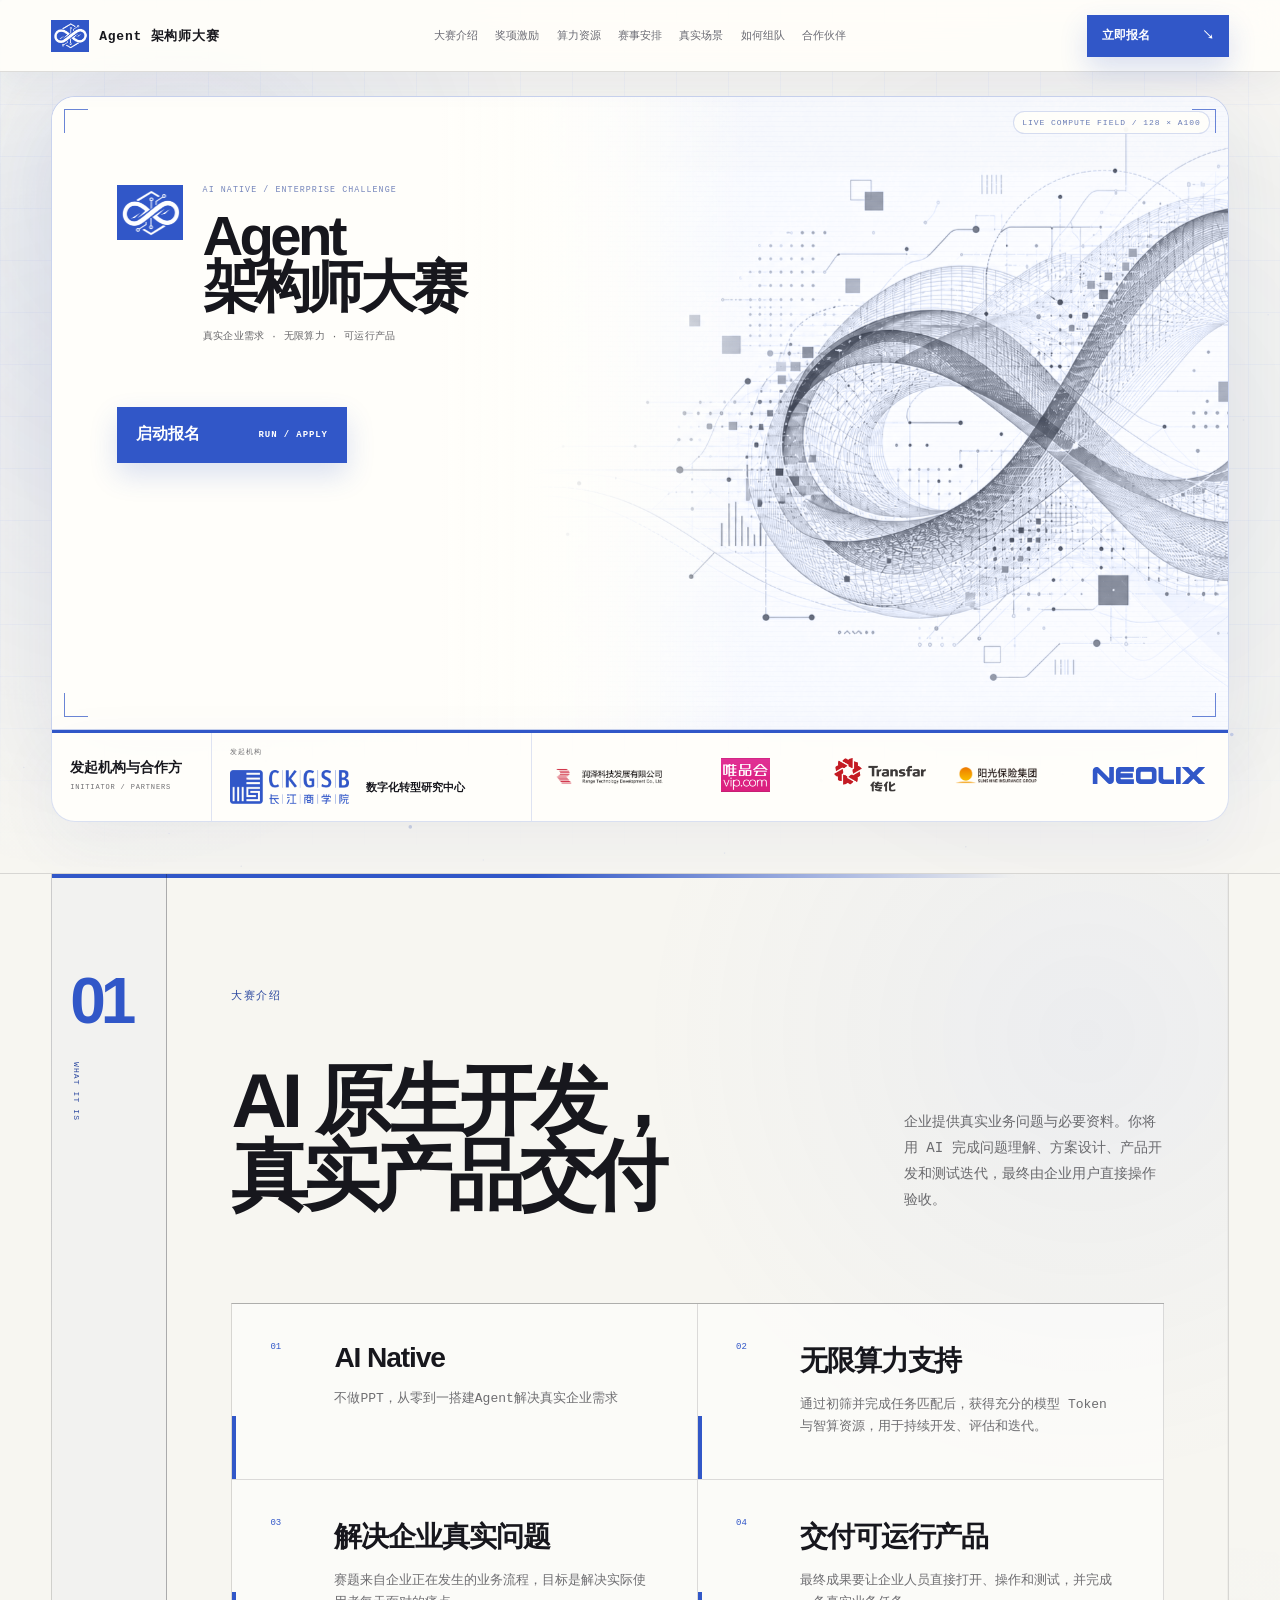
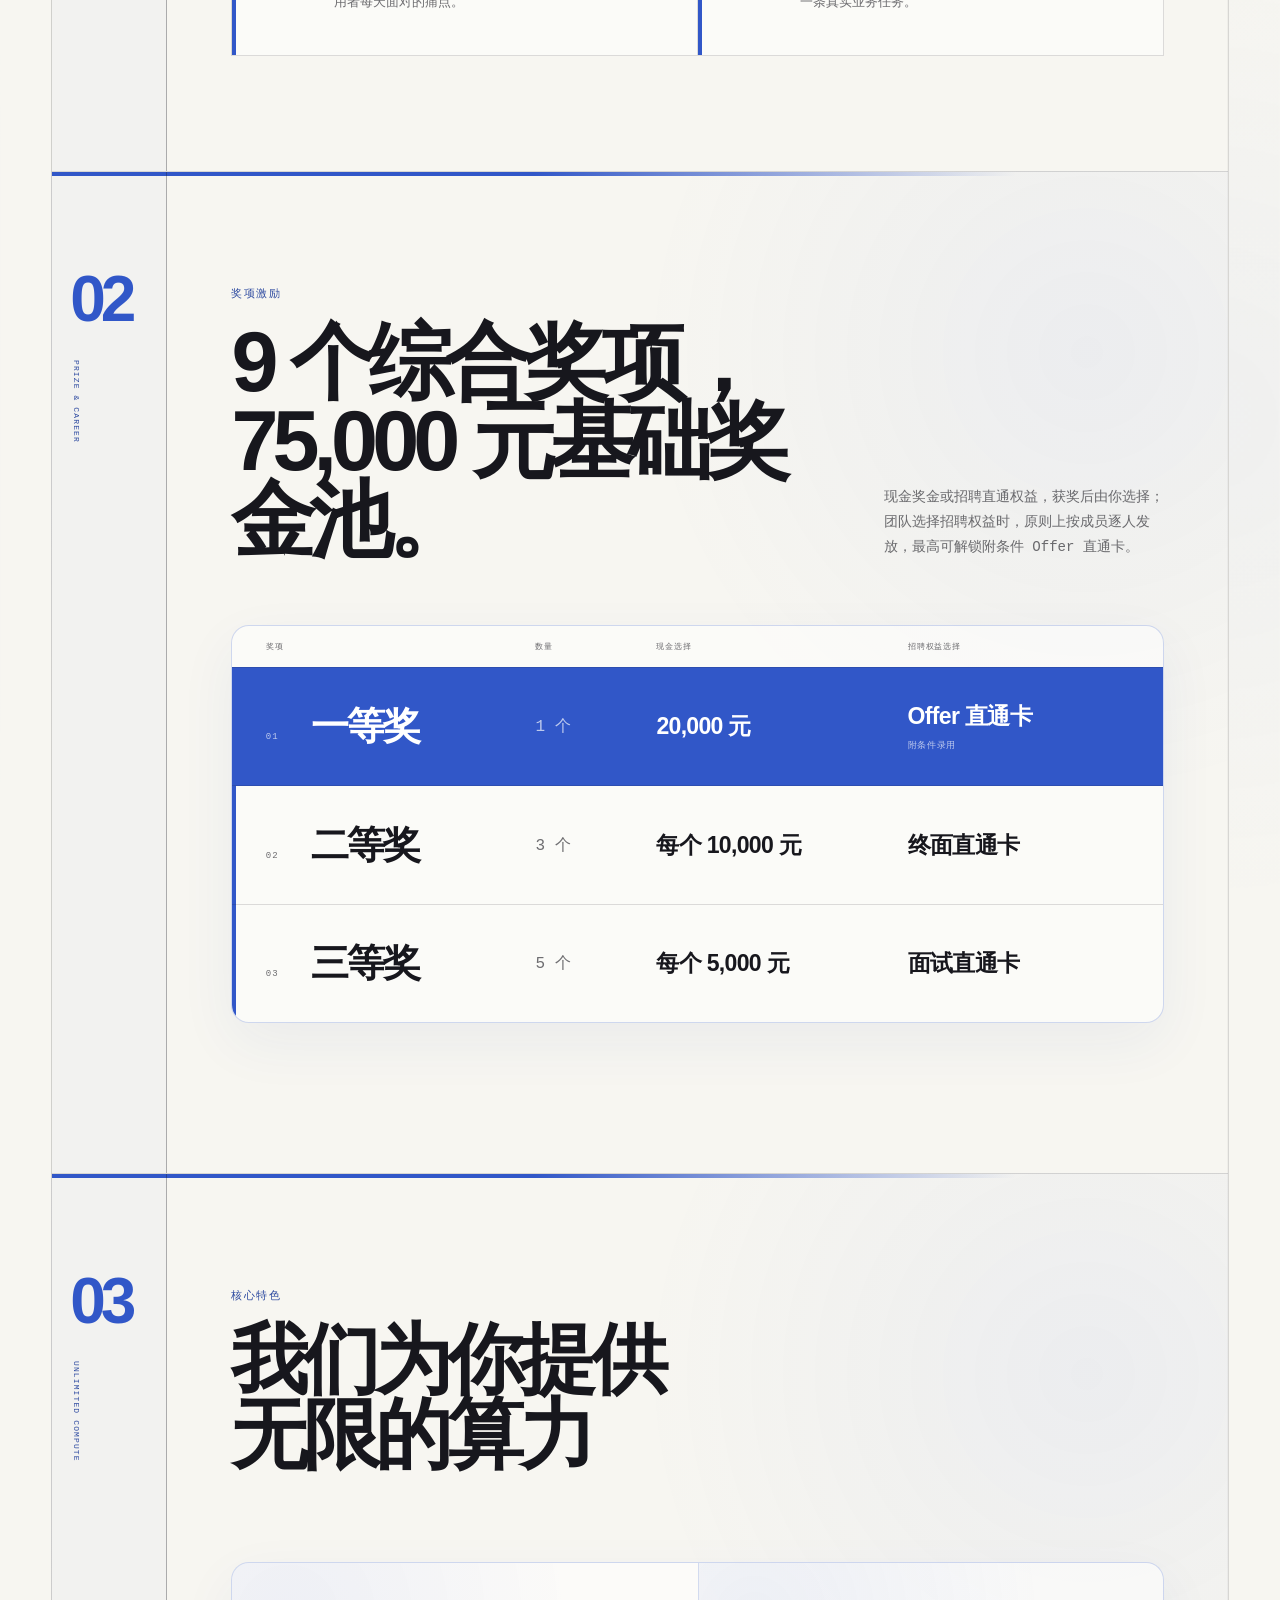
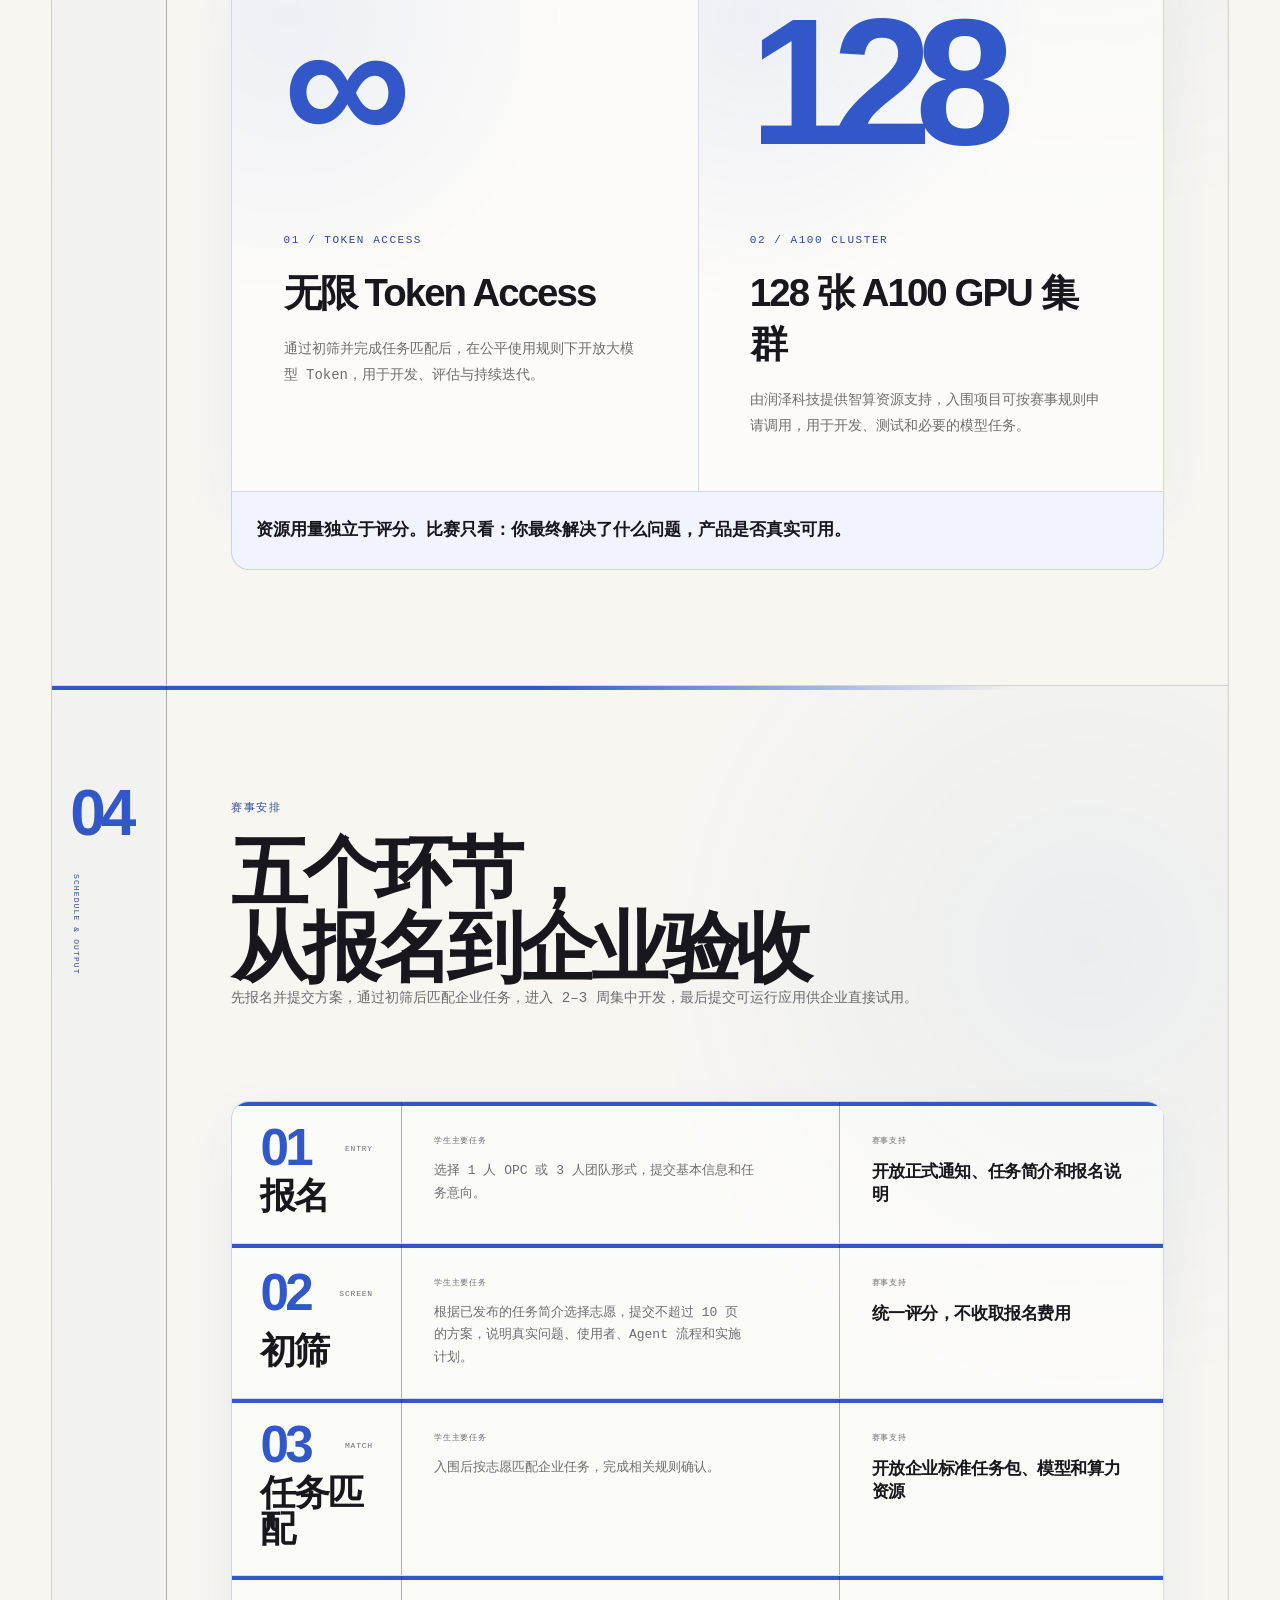
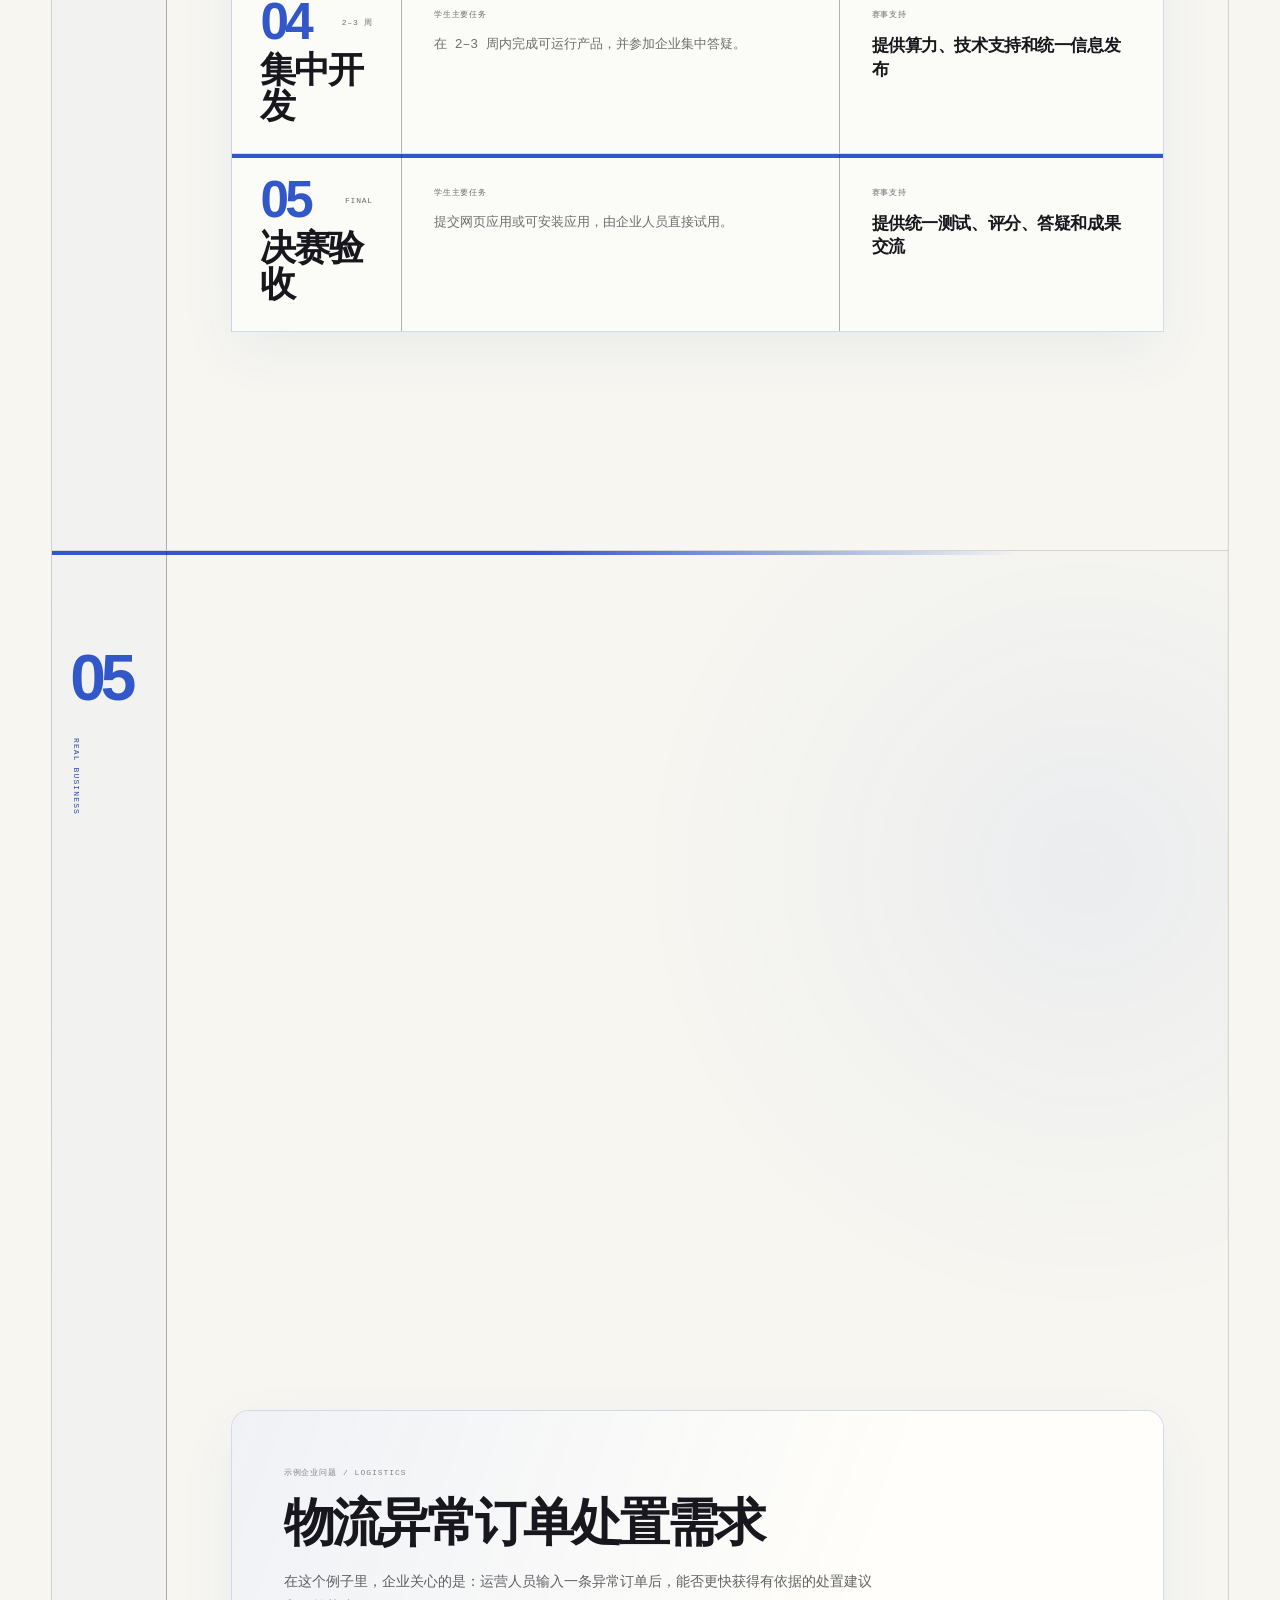
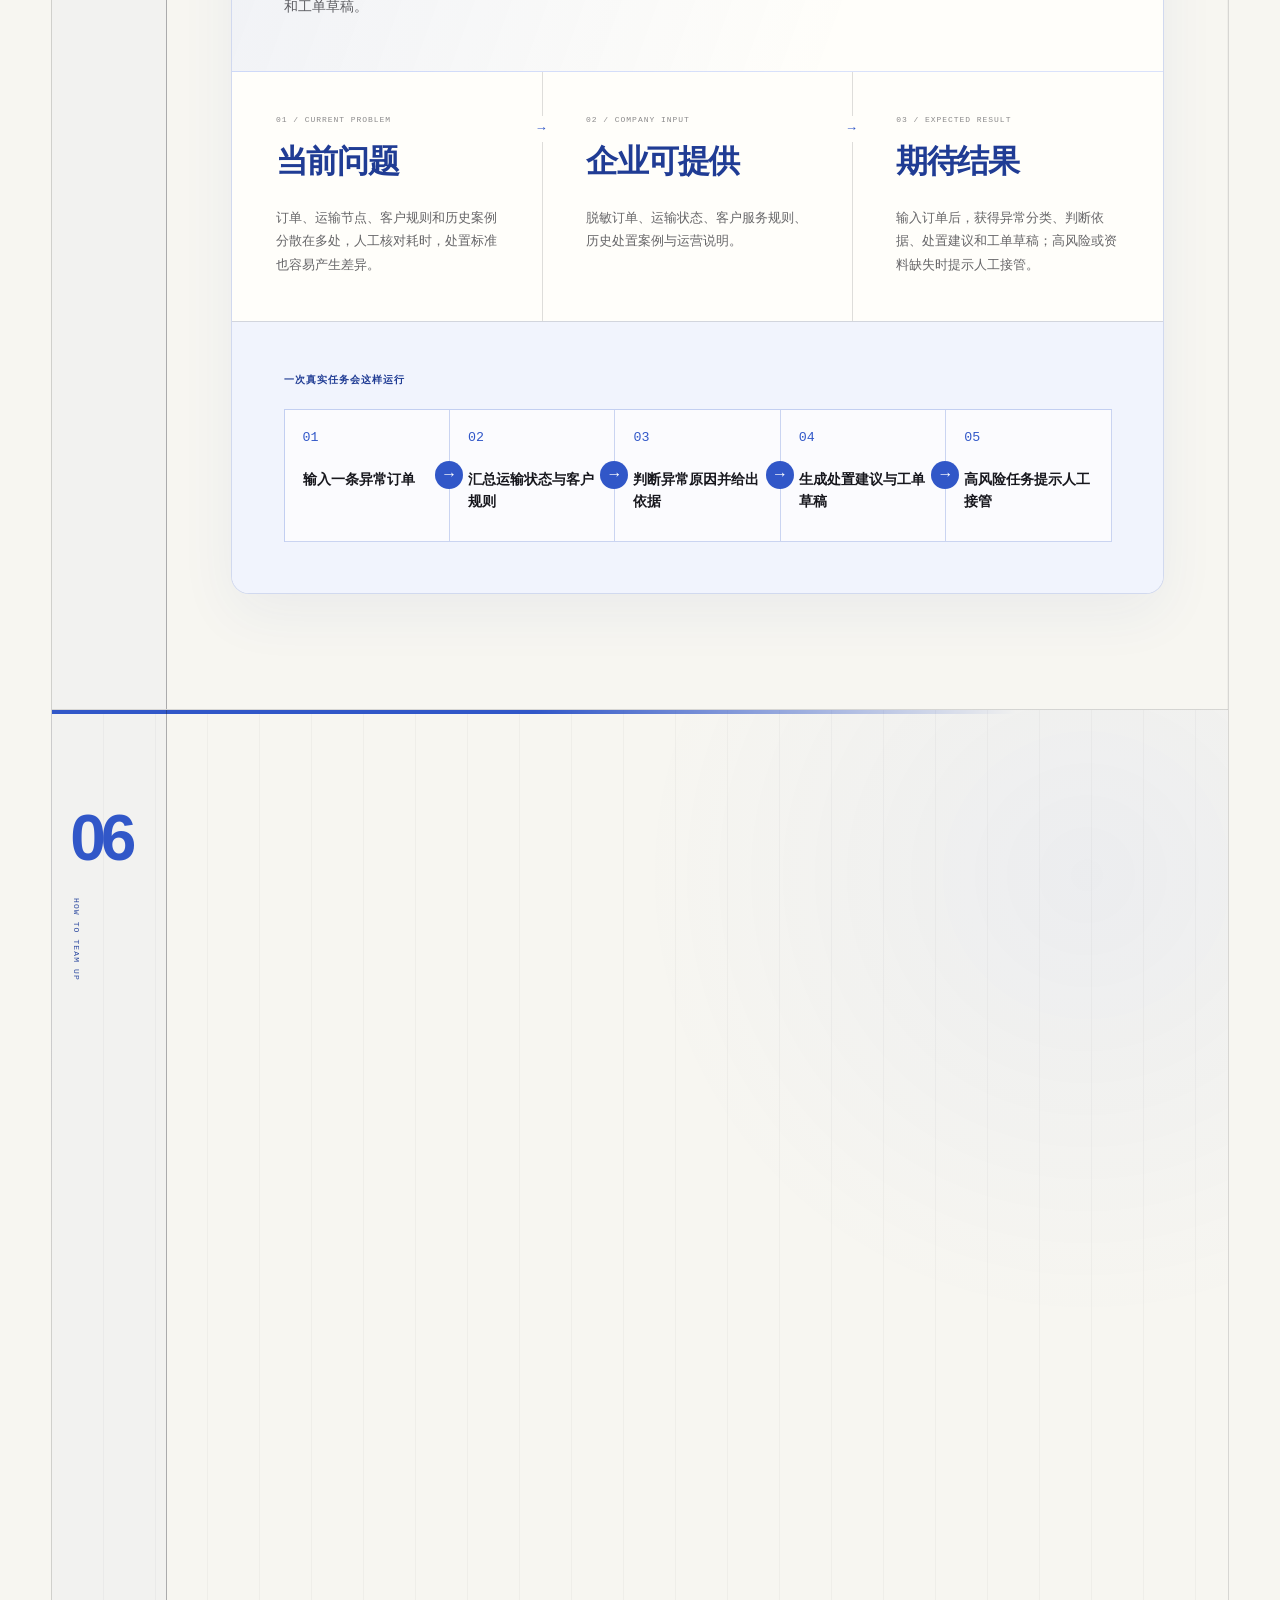
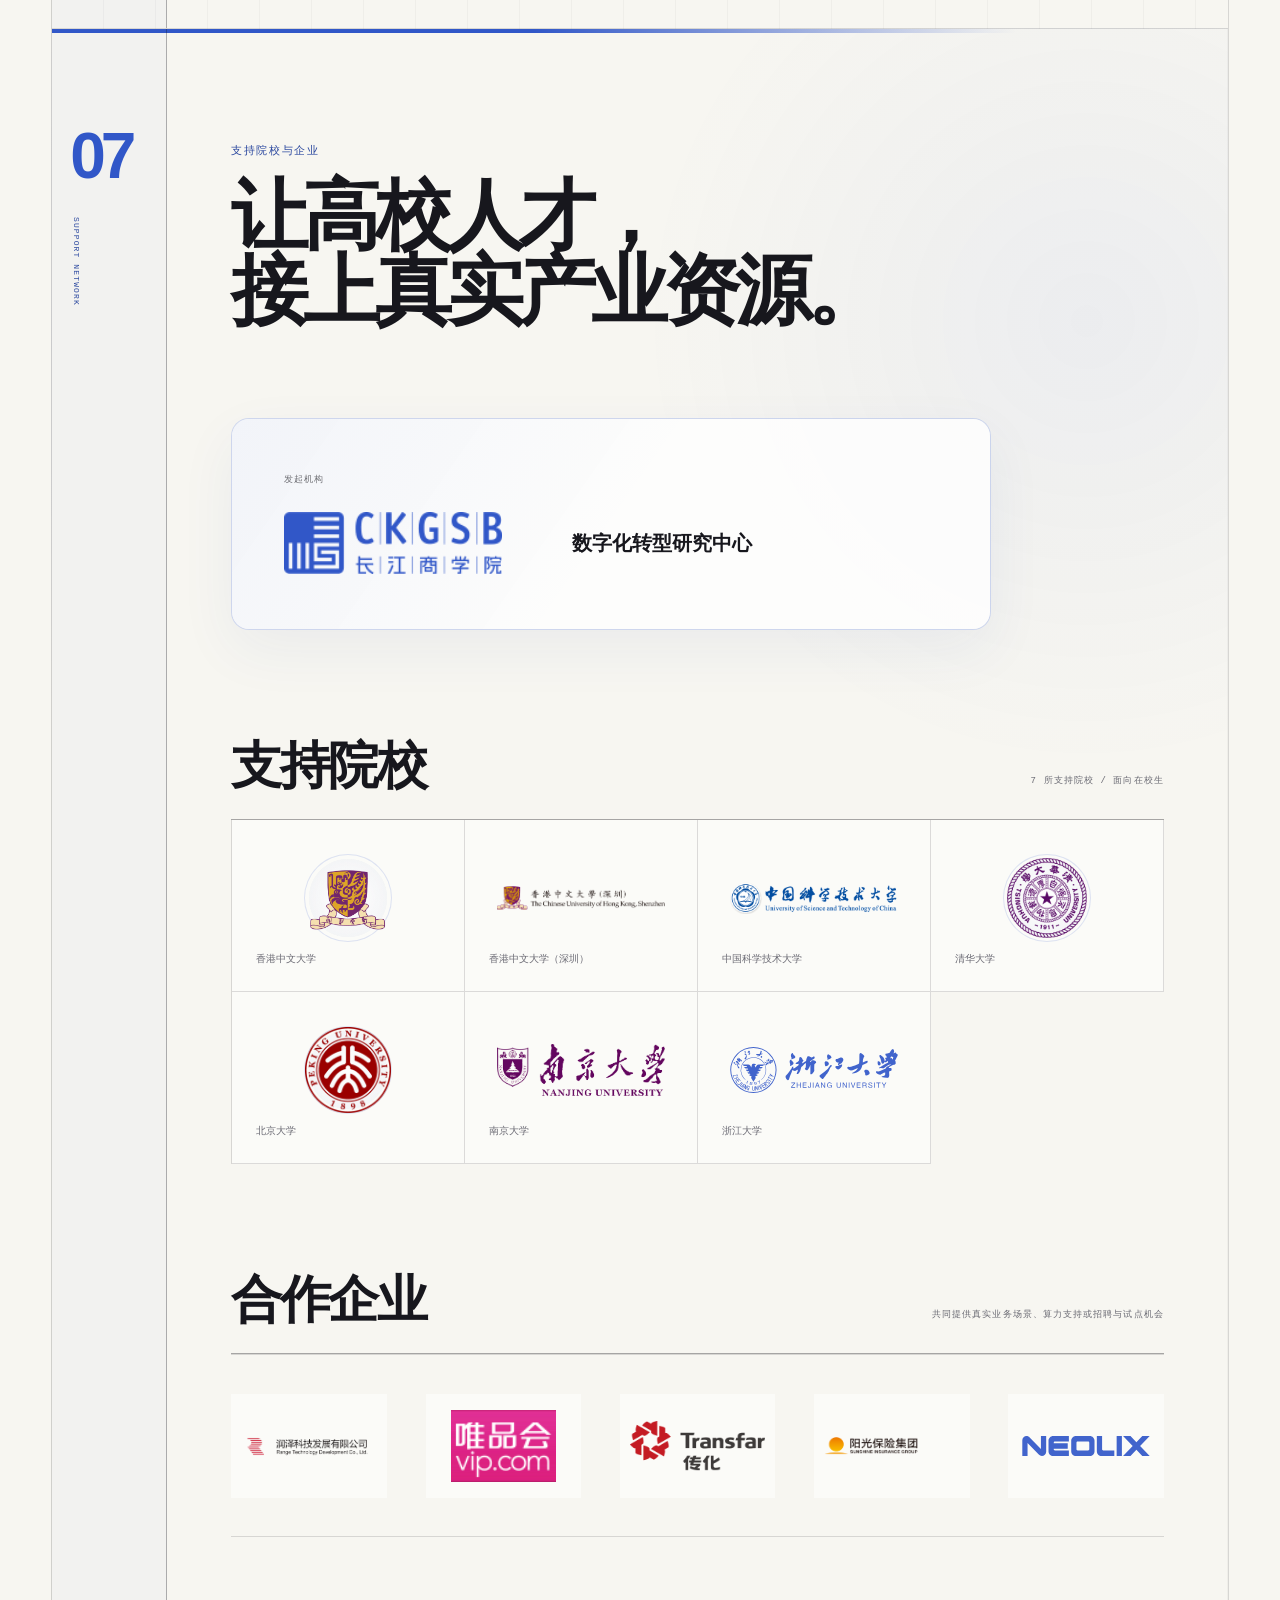
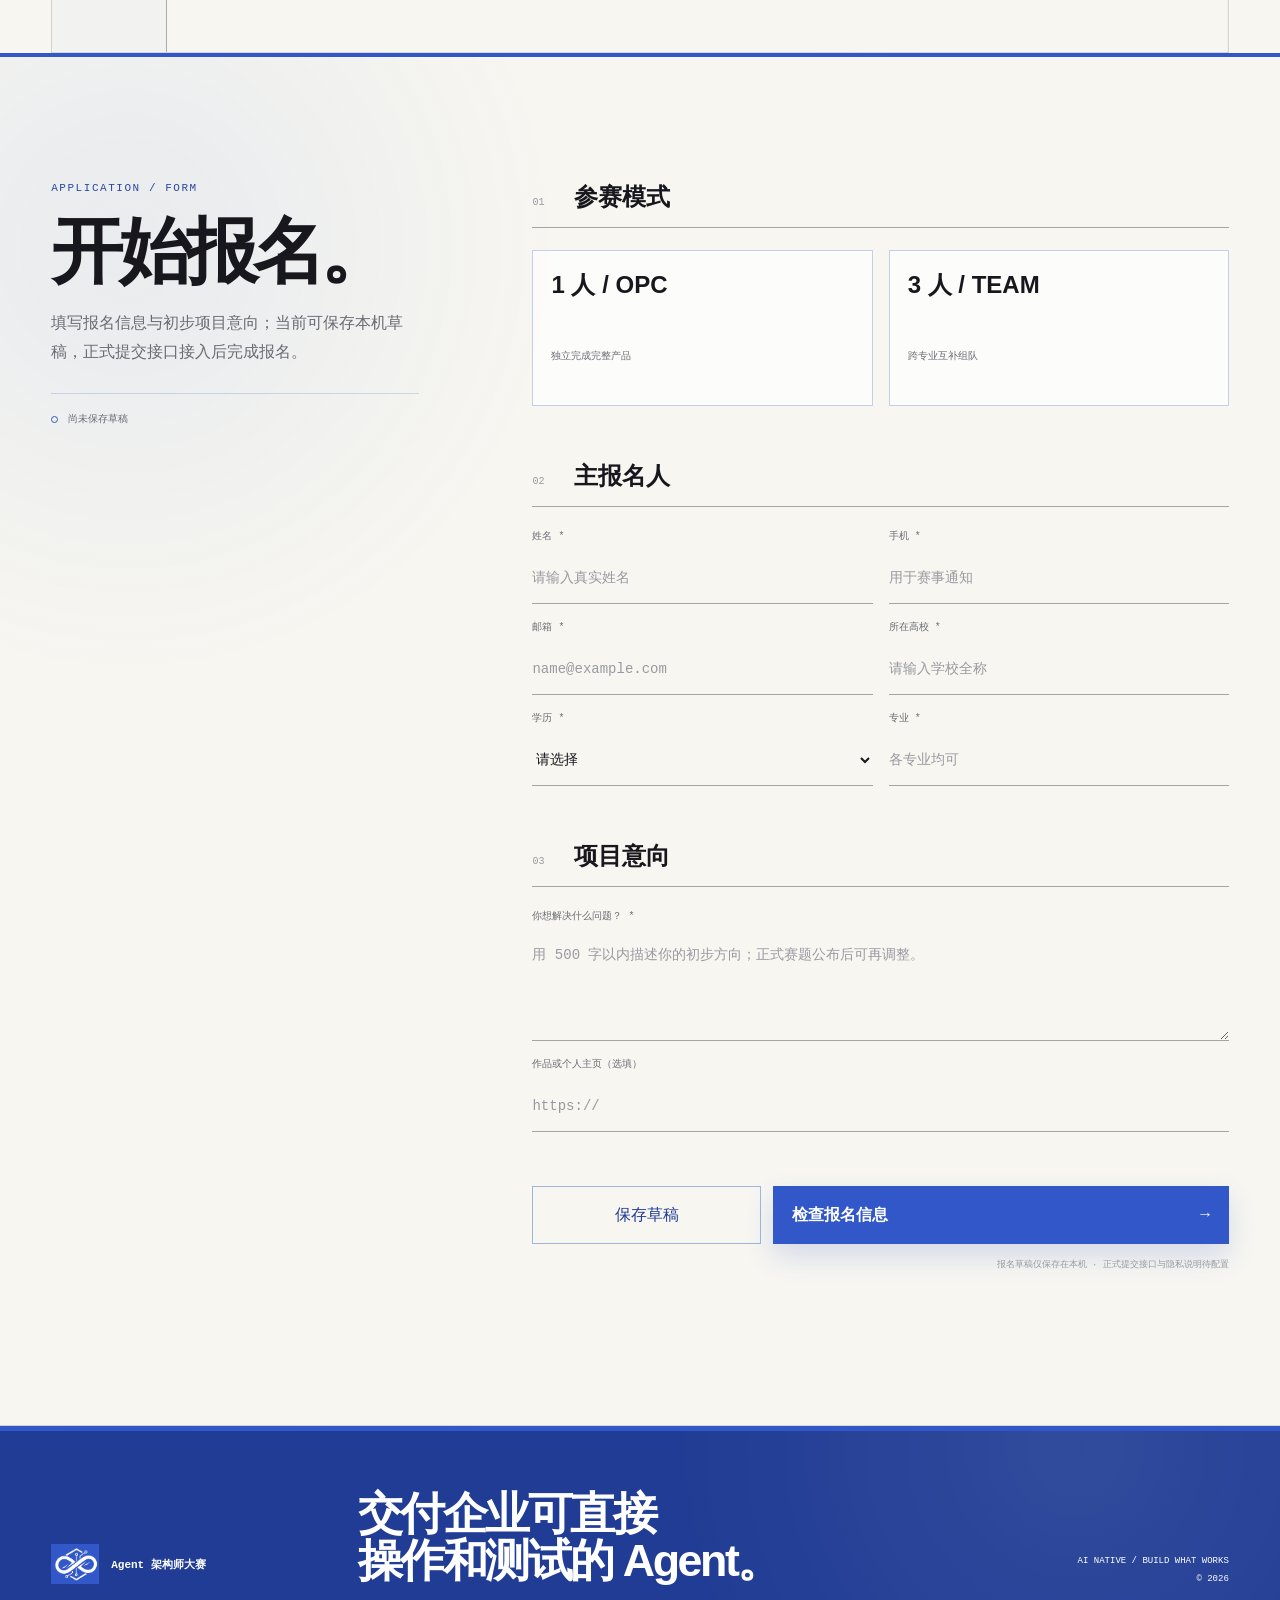
<file: index.html>
<!doctype html>
<html lang="zh-CN">
  <head>
    <meta charset="UTF-8" />
    <meta name="viewport" content="width=device-width, initial-scale=1.0" />
    <meta
      name="description"
      content="Agent 架构师大赛——由长江商学院数字化转型研究中心发起，联合润泽科技等合作企业，用 AI 与充分算力解决真实企业需求，交付可运行产品。"
    />
    <meta name="theme-color" content="#f7f6f1" />
    <title>Agent 架构师大赛</title>
    <link rel="icon" href="assets/brand/mark.png" />
    <link rel="stylesheet" href="styles.css" />
    <link rel="stylesheet" href="v1.css" />
    <link rel="stylesheet" href="v2.css" />
    <link rel="stylesheet" href="v3.css" />
    <link rel="stylesheet" href="v4.css" />
    <link rel="stylesheet" href="v5.css" />
    <link rel="stylesheet" href="v6.css" />
    <link rel="stylesheet" href="v7.css?v=20260721-9" />
  </head>
  <body class="theme-spectrum">
    <a class="skip-link" href="#main">跳到主要内容</a>
    <div class="page-progress" aria-hidden="true"><span></span></div>

    <header class="site-header site-header--v1" data-header>
      <a class="brand" href="#top" aria-label="返回首页">
        <span class="brand-mark-tile"><img src="assets/brand/mark.png" alt="" /></span>
        <span>Agent 架构师大赛</span>
      </a>

      <nav class="desktop-nav desktop-nav--v1" aria-label="主导航">
        <a href="#about">大赛介绍</a>
        <a href="#rewards">奖项激励</a>
        <a href="#compute">算力资源</a>
        <a href="#timeline">赛事安排</a>
        <a href="#cases">真实场景</a>
        <a href="#team">如何组队</a>
        <a href="#partners">合作伙伴</a>
      </nav>

      <a class="header-apply" href="#apply">
        <span>立即报名</span>
        <span aria-hidden="true">↘</span>
      </a>
    </header>

    <main id="main">
      <section class="hero hero-v1" id="top" aria-label="Agent 架构师大赛">
        <canvas id="signal-canvas" aria-hidden="true"></canvas>
        <div class="hero-grid" aria-hidden="true"></div>

        <div class="kv-stage reveal" data-kv-stage>
          <div class="kv-frame">
            <picture>
              <img
                class="kv-field kv-field--base"
                src="assets/brand/kv-architect-field-v4.png"
                alt="由蓝青色数据丝带构成的无限符号"
              />
            </picture>
            <picture aria-hidden="true">
              <img
                class="kv-field kv-field--scan"
                src="assets/brand/kv-architect-field-v4.png"
                alt=""
              />
            </picture>
          </div>
          <div class="kv-scanline" aria-hidden="true"></div>
          <div class="kv-data-pulses" aria-hidden="true">
            <span></span><span></span><span></span><span></span><span></span>
          </div>
          <div class="kv-corners" aria-hidden="true"><i></i><i></i><i></i><i></i></div>

          <div class="kv-mobile-brand">
            <span class="brand-mark-tile kv-brand-mark"><img src="assets/brand/mark.png" alt="" /></span>
            <div class="kv-brand-copy">
              <span>AI NATIVE / ENTERPRISE CHALLENGE</span>
              <h1>Agent<br />架构师大赛</h1>
              <p>真实企业需求 · 无限算力 · 可运行产品</p>
            </div>
          </div>

          <a class="primary-action primary-action--compact kv-apply" href="#apply">
            <span>启动报名</span>
            <span class="action-code">RUN / APPLY</span>
          </a>
        </div>

        <div class="hero-partner-strip reveal" aria-label="发起机构与合作方">
          <div class="hero-partner-strip__label">
            <span>发起机构与合作方</span>
            <small>INITIATOR / PARTNERS</small>
          </div>
          <div class="hero-mini-logo hero-mini-logo--organizer">
            <span>发起机构</span>
            <span class="logo-mask logo-mask--ckgsb">
              <img src="assets/brand/ckgsb-mobile-logo.png" alt="长江商学院" />
            </span>
            <strong>数字化转型研究中心</strong>
          </div>
          <div class="hero-support-logos" aria-label="合作企业">
            <span class="hero-support-logo-item">
              <img class="hero-support-logo--range" src="assets/partners/range-logo.png" alt="润泽科技" />
            </span>
            <span class="hero-support-logo-item">
              <img class="hero-support-logo--vipshop" src="assets/partners/vipshop-logo.png" alt="唯品会" />
            </span>
            <span class="hero-support-logo-item">
              <img class="hero-support-logo--transfar" src="assets/partners/transfar-logo.png" alt="传化集团" />
            </span>
            <span class="hero-support-logo-item">
              <img class="hero-support-logo--sunshine" src="assets/partners/sunshine-logo.png" alt="阳光保险" />
            </span>
            <span class="hero-support-logo-item">
              <img class="hero-support-logo--neolix" src="assets/partners/neolix-logo.svg" alt="新石器无人车" />
            </span>
          </div>
        </div>

      </section>

      <section class="clarity-section about-v1" id="about">
        <div class="architecture-scene architecture-scene--blueprint" data-architecture-scene aria-hidden="true">
          <svg viewBox="0 0 640 440" role="presentation">
            <path class="scene-wire scene-wire--primary" d="M48 224H154L218 126H342L410 224H592" />
            <path class="scene-wire scene-wire--secondary" d="M98 318H202L270 254H382L470 330H574" />
            <path class="scene-wire scene-wire--secondary" d="M144 78H258L320 160L390 86H522" />
            <circle class="scene-node" cx="48" cy="224" r="10" />
            <circle class="scene-node" cx="154" cy="224" r="7" />
            <circle class="scene-node scene-node--core" cx="320" cy="210" r="54" />
            <circle class="scene-orbit" cx="320" cy="210" r="82" />
            <circle class="scene-node" cx="410" cy="224" r="7" />
            <circle class="scene-node" cx="592" cy="224" r="10" />
            <rect class="scene-chip" x="84" y="294" width="64" height="48" rx="6" />
            <rect class="scene-chip" x="488" y="58" width="68" height="50" rx="6" />
            <path class="scene-glyph" d="M296 210L320 186L344 210L320 234Z" />
            <path class="scene-packet" d="M72 208h28M530 242h36M270 96h26M420 340h24" />
          </svg>
        </div>
        <div class="section-rail">
          <span>01</span>
          <small>WHAT IT IS</small>
        </div>
        <div class="clarity-content">
          <header class="clarity-heading reveal">
            <p class="mono-label">大赛介绍</p>
            <h1>AI 原生开发，<br />真实产品交付</h1>
            <p class="clarity-lead">
              企业提供真实业务问题与必要资料。你将用 AI 完成问题理解、方案设计、产品开发和测试迭代，最终由企业用户直接操作验收。
            </p>
          </header>

          <div class="plain-feature-list reveal">
            <article>
              <span>01</span>
              <div><h2>AI Native</h2><p>不做PPT，从零到一搭建Agent解决真实企业需求</p></div>
            </article>
            <article>
              <span>02</span>
              <div><h2>无限算力支持</h2><p>通过初筛并完成任务匹配后，获得充分的模型 Token 与智算资源，用于持续开发、评估和迭代。</p></div>
            </article>
            <article>
              <span>03</span>
              <div><h2>解决企业真实问题</h2><p>赛题来自企业正在发生的业务流程，目标是解决实际使用者每天面对的痛点。</p></div>
            </article>
            <article>
              <span>04</span>
              <div><h2>交付可运行产品</h2><p>最终成果要让企业人员直接打开、操作和测试，并完成一条真实业务任务。</p></div>
            </article>
          </div>
        </div>
      </section>

      <section class="clarity-section rewards-v1" id="rewards">
        <div class="architecture-scene architecture-scene--decision" data-architecture-scene aria-hidden="true">
          <svg viewBox="0 0 640 440" role="presentation">
            <path class="scene-wire scene-wire--primary" d="M62 220H188L270 220" />
            <path class="scene-wire scene-wire--primary" d="M270 220C350 220 340 96 436 96H584" />
            <path class="scene-wire scene-wire--secondary" d="M270 220H584" />
            <path class="scene-wire scene-wire--primary" d="M270 220C350 220 340 344 436 344H584" />
            <circle class="scene-node" cx="62" cy="220" r="11" />
            <circle class="scene-node scene-node--core" cx="270" cy="220" r="42" />
            <circle class="scene-node" cx="584" cy="96" r="14" />
            <circle class="scene-node" cx="584" cy="220" r="14" />
            <circle class="scene-node" cx="584" cy="344" r="14" />
            <path class="scene-glyph" d="M254 220h32M270 204v32" />
            <rect class="scene-chip" x="420" y="68" width="84" height="56" rx="8" />
            <rect class="scene-chip" x="420" y="192" width="84" height="56" rx="8" />
            <rect class="scene-chip" x="420" y="316" width="84" height="56" rx="8" />
            <path class="scene-packet" d="M104 204h38M344 80h32M344 328h32" />
          </svg>
        </div>
        <div class="section-rail">
          <span>02</span>
          <small>PRIZE &amp; CAREER</small>
        </div>
        <div class="clarity-content">
          <header class="reward-heading reveal">
            <div>
              <p class="mono-label">奖项激励</p>
              <h1>9 个综合奖项，<br />75,000 元基础奖金池。</h1>
            </div>
            <p>
              现金奖金或招聘直通权益，获奖后由你选择；团队选择招聘权益时，原则上按成员逐人发放，最高可解锁附条件 Offer 直通卡。
            </p>
          </header>

          <div class="prize-matrix reveal">
            <div class="prize-table-wrap">
              <table class="prize-table">
                <caption class="sr-only">综合奖项、数量、现金选择与招聘权益选择</caption>
                <thead>
                  <tr>
                    <th scope="col">奖项</th>
                    <th scope="col">数量</th>
                    <th scope="col">现金选择</th>
                    <th scope="col">招聘权益选择</th>
                  </tr>
                </thead>
                <tbody>
                  <tr>
                    <th scope="row"><span>01</span><strong>一等奖</strong></th>
                    <td data-label="数量">1 个</td>
                    <td data-label="现金选择"><strong>20,000 元</strong></td>
                    <td data-label="招聘权益选择"><strong>Offer 直通卡</strong><small>附条件录用</small></td>
                  </tr>
                  <tr>
                    <th scope="row"><span>02</span><strong>二等奖</strong></th>
                    <td data-label="数量">3 个</td>
                    <td data-label="现金选择"><strong>每个 10,000 元</strong></td>
                    <td data-label="招聘权益选择"><strong>终面直通卡</strong></td>
                  </tr>
                  <tr>
                    <th scope="row"><span>03</span><strong>三等奖</strong></th>
                    <td data-label="数量">5 个</td>
                    <td data-label="现金选择"><strong>每个 5,000 元</strong></td>
                    <td data-label="招聘权益选择"><strong>面试直通卡</strong></td>
                  </tr>
                </tbody>
              </table>
            </div>
          </div>

          <p class="reward-note reveal">招聘权益适用企业、岗位、有效期与基本资格以赛前公布规则为准；Offer 直通卡为附条件录用。</p>

        </div>
      </section>

      <section class="clarity-section compute-v1" id="compute">
        <div class="architecture-scene architecture-scene--compute" data-architecture-scene aria-hidden="true">
          <svg viewBox="0 0 640 440" role="presentation">
            <path class="scene-wire scene-wire--primary" d="M52 86H190M52 154H190M52 222H190M52 290H190M52 358H190" />
            <path class="scene-wire scene-wire--secondary" d="M190 86C282 86 266 220 350 220H590" />
            <path class="scene-wire scene-wire--secondary" d="M190 154C260 154 276 220 350 220" />
            <path class="scene-wire scene-wire--primary" d="M190 222H590" />
            <path class="scene-wire scene-wire--secondary" d="M190 290C260 290 276 220 350 220" />
            <path class="scene-wire scene-wire--secondary" d="M190 358C282 358 266 220 350 220" />
            <g class="scene-rack">
              <rect class="scene-chip" x="58" y="62" width="126" height="48" rx="6" />
              <rect class="scene-chip" x="58" y="130" width="126" height="48" rx="6" />
              <rect class="scene-chip" x="58" y="198" width="126" height="48" rx="6" />
              <rect class="scene-chip" x="58" y="266" width="126" height="48" rx="6" />
              <rect class="scene-chip" x="58" y="334" width="126" height="48" rx="6" />
            </g>
            <circle class="scene-node scene-node--core" cx="356" cy="220" r="52" />
            <circle class="scene-orbit" cx="356" cy="220" r="78" />
            <rect class="scene-chip" x="474" y="178" width="116" height="84" rx="10" />
            <path class="scene-glyph" d="M334 198h44v44h-44zM348 186v12M364 186v12M348 242v12M364 242v12" />
            <path class="scene-packet" d="M500 204h64M500 220h46M500 236h54" />
          </svg>
        </div>
        <div class="section-rail section-rail--dark">
          <span>03</span>
          <small>UNLIMITED COMPUTE</small>
        </div>
        <div class="clarity-content">
          <header class="clarity-heading clarity-heading--dark reveal">
            <p class="mono-label">核心特色</p>
            <h1>我们为你提供<br />无限的算力</h1>
          </header>

          <div class="compute-facts">
            <article class="compute-fact reveal">
              <div class="compute-value">∞</div>
              <div class="compute-copy">
                <p class="mono-label">01 / TOKEN ACCESS</p>
                <h2>无限 Token Access</h2>
                <p>通过初筛并完成任务匹配后，在公平使用规则下开放大模型 Token，用于开发、评估与持续迭代。</p>
              </div>
            </article>
            <article class="compute-fact reveal">
              <div class="compute-value">128</div>
              <div class="compute-copy">
                <p class="mono-label">02 / A100 CLUSTER</p>
                <h2>128 张 A100 GPU 集群</h2>
                <p>由润泽科技提供智算资源支持，入围项目可按赛事规则申请调用，用于开发、测试和必要的模型任务。</p>
              </div>
            </article>
          </div>

          <p class="compute-note reveal">
            资源用量独立于评分。比赛只看：你最终解决了什么问题，产品是否真实可用。
          </p>
        </div>
      </section>

      <section class="clarity-section timeline-v1" id="timeline">
        <div class="architecture-scene architecture-scene--pipeline" data-architecture-scene aria-hidden="true">
          <svg viewBox="0 0 640 440" role="presentation">
            <path class="scene-wire scene-wire--primary" d="M64 220H576" />
            <path class="scene-wire scene-wire--secondary" d="M132 220V116H294V220M350 220V324H516V220" />
            <rect class="scene-chip" x="74" y="170" width="112" height="100" rx="10" />
            <rect class="scene-chip" x="264" y="170" width="112" height="100" rx="10" />
            <rect class="scene-chip" x="454" y="170" width="112" height="100" rx="10" />
            <circle class="scene-node" cx="130" cy="220" r="15" />
            <circle class="scene-node scene-node--core" cx="320" cy="220" r="22" />
            <circle class="scene-node" cx="510" cy="220" r="15" />
            <path class="scene-glyph" d="M108 196h44v48h-44zM298 198l22-18 22 18v44h-44zM486 196h48v48h-48z" />
            <path class="scene-packet" d="M196 204h42M386 204h42" />
            <path class="scene-orbit" d="M96 116C226 38 420 52 548 136" />
          </svg>
        </div>
        <div class="section-rail">
          <span>04</span>
          <small>SCHEDULE &amp; OUTPUT</small>
        </div>
        <div class="clarity-content">
          <header class="clarity-heading reveal">
            <p class="mono-label">赛事安排</p>
            <h1>五个环节，<br />从报名到企业验收</h1>
            <p class="clarity-lead">先报名并提交方案，通过初筛后匹配企业任务，进入 2–3 周集中开发，最后提交可运行应用供企业直接试用。</p>
          </header>

          <div class="schedule-timeline reveal" aria-label="五个环节赛事安排">
            <article class="schedule-card">
              <header>
                <span class="schedule-index">01</span>
                <span class="schedule-time">ENTRY</span>
              </header>
              <h2>报名</h2>
              <div class="schedule-task">
                <span>学生主要任务</span>
                <p>选择 1 人 OPC 或 3 人团队形式，提交基本信息和任务意向。</p>
              </div>
              <div class="schedule-deliverable">
                <span>赛事支持</span>
                <strong>开放正式通知、任务简介和报名说明</strong>
              </div>
            </article>
            <article class="schedule-card">
              <header>
                <span class="schedule-index">02</span>
                <span class="schedule-time">SCREEN</span>
              </header>
              <h2>初筛</h2>
              <div class="schedule-task">
                <span>学生主要任务</span>
                <p>根据已发布的任务简介选择志愿，提交不超过 10 页的方案，说明真实问题、使用者、Agent 流程和实施计划。</p>
              </div>
              <div class="schedule-deliverable">
                <span>赛事支持</span>
                <strong>统一评分，不收取报名费用</strong>
              </div>
            </article>
            <article class="schedule-card">
              <header>
                <span class="schedule-index">03</span>
                <span class="schedule-time">MATCH</span>
              </header>
              <h2>任务匹配</h2>
              <div class="schedule-task">
                <span>学生主要任务</span>
                <p>入围后按志愿匹配企业任务，完成相关规则确认。</p>
              </div>
              <div class="schedule-deliverable">
                <span>赛事支持</span>
                <strong>开放企业标准任务包、模型和算力资源</strong>
              </div>
            </article>
            <article class="schedule-card">
              <header>
                <span class="schedule-index">04</span>
                <span class="schedule-time">2–3 周</span>
              </header>
              <h2>集中开发</h2>
              <div class="schedule-task">
                <span>学生主要任务</span>
                <p>在 2–3 周内完成可运行产品，并参加企业集中答疑。</p>
              </div>
              <div class="schedule-deliverable">
                <span>赛事支持</span>
                <strong>提供算力、技术支持和统一信息发布</strong>
              </div>
            </article>
            <article class="schedule-card">
              <header>
                <span class="schedule-index">05</span>
                <span class="schedule-time">FINAL</span>
              </header>
              <h2>决赛验收</h2>
              <div class="schedule-task">
                <span>学生主要任务</span>
                <p>提交网页应用或可安装应用，由企业人员直接试用。</p>
              </div>
              <div class="schedule-deliverable">
                <span>赛事支持</span>
                <strong>提供统一测试、评分、答疑和成果交流</strong>
              </div>
            </article>
          </div>

          <div class="final-rule reveal">
            <span>验收标准</span>
            <strong>提交网页应用或可安装应用，由企业人员直接试用，并通过统一测试完成评分。</strong>
          </div>
        </div>
      </section>

      <section class="clarity-section cases-v1" id="cases">
        <div class="architecture-scene architecture-scene--enterprise" data-architecture-scene aria-hidden="true">
          <svg viewBox="0 0 640 440" role="presentation">
            <path class="scene-wire scene-wire--primary" d="M82 220H220L292 148H408L478 220H576" />
            <path class="scene-wire scene-wire--secondary" d="M132 104H230L288 164M132 336H230L288 276" />
            <ellipse class="scene-chip" cx="96" cy="194" rx="54" ry="18" />
            <path class="scene-chip" d="M42 194v66c0 10 24 18 54 18s54-8 54-18v-66" />
            <ellipse class="scene-chip" cx="96" cy="260" rx="54" ry="18" />
            <circle class="scene-node scene-node--core" cx="350" cy="220" r="58" />
            <circle class="scene-orbit" cx="350" cy="220" r="84" />
            <rect class="scene-chip" x="494" y="166" width="96" height="108" rx="12" />
            <path class="scene-glyph" d="M326 220l24-24 24 24-24 24zM518 194h48M518 216h36M518 238h42" />
            <circle class="scene-node" cx="576" cy="220" r="10" />
            <path class="scene-packet" d="M174 204h34M440 204h30M172 320h42" />
          </svg>
        </div>
        <div class="section-rail">
          <span>05</span>
          <small>REAL BUSINESS</small>
        </div>
        <div class="clarity-content">
          <header class="clarity-heading reveal">
            <p class="mono-label">真实业务场景</p>
            <h1>企业给出真实问题，<br />你交付可用结果</h1>
            <p class="clarity-lead">每道赛题都会说明谁在使用、目前怎样处理、企业能提供哪些资料，以及最后怎样验收。你需要把这些资料、模型和工具连成一条真正可以运行的解决流程。</p>
          </header>

          <ol class="case-flow reveal" aria-label="参赛项目四步流程">
            <li>
              <header><span>01</span><small>SELECT</small></header>
              <h2>读懂企业问题</h2>
              <p>找到实际使用者、当前流程，以及最耗时或最容易出错的环节。</p>
            </li>
            <li>
              <header><span>02</span><small>DEFINE</small></header>
              <h2>明确完成标准</h2>
              <p>说清楚产品要完成哪些任务、输出什么结果，以及怎样才算有效。</p>
            </li>
            <li>
              <header><span>03</span><small>BUILD</small></header>
              <h2>开发并测试</h2>
              <p>接入企业资料、模型与工具，跑通一条从输入到结果的完整核心流程。</p>
            </li>
            <li>
              <header><span>04</span><small>VERIFY</small></header>
              <h2>企业现场验收</h2>
              <p>由企业用户独立操作，用测试任务检查结果、稳定性和使用价值。</p>
            </li>
          </ol>

          <article class="case-example reveal" aria-labelledby="case-example-title">
            <header class="case-example__head">
              <div>
                <span>示例企业问题 / LOGISTICS</span>
                <h2 id="case-example-title">物流异常订单处置需求</h2>
                <p>在这个例子里，企业关心的是：运营人员输入一条异常订单后，能否更快获得有依据的处置建议和工单草稿。</p>
              </div>
            </header>

            <div class="case-example__brief" aria-label="企业需求说明">
              <section class="case-brief">
                <span>01 / CURRENT PROBLEM</span>
                <h3>当前问题</h3>
                <p>订单、运输节点、客户规则和历史案例分散在多处，人工核对耗时，处置标准也容易产生差异。</p>
              </section>
              <section class="case-brief">
                <span>02 / COMPANY INPUT</span>
                <h3>企业可提供</h3>
                <p>脱敏订单、运输状态、客户服务规则、历史处置案例与运营说明。</p>
              </section>
              <section class="case-brief">
                <span>03 / EXPECTED RESULT</span>
                <h3>期待结果</h3>
                <p>输入订单后，获得异常分类、判断依据、处置建议和工单草稿；高风险或资料缺失时提示人工接管。</p>
              </section>
            </div>

            <div class="case-example__runbook" aria-label="物流异常订单处置流程">
              <span>一次真实任务会这样运行</span>
              <ol>
                <li><small>01</small><strong>输入一条异常订单</strong></li>
                <li><small>02</small><strong>汇总运输状态与客户规则</strong></li>
                <li><small>03</small><strong>判断异常原因并给出依据</strong></li>
                <li><small>04</small><strong>生成处置建议与工单草稿</strong></li>
                <li><small>05</small><strong>高风险任务提示人工接管</strong></li>
              </ol>
            </div>
          </article>

        </div>
      </section>

      <section class="clarity-section team-v1" id="team">
        <div class="architecture-scene architecture-scene--team" data-architecture-scene aria-hidden="true">
          <svg viewBox="0 0 640 440" role="presentation">
            <path class="scene-wire scene-wire--primary" d="M72 220H222M418 220H566" />
            <path class="scene-wire scene-wire--secondary" d="M418 220L510 118M418 220L510 322" />
            <circle class="scene-node scene-node--core" cx="184" cy="220" r="58" />
            <circle class="scene-orbit" cx="184" cy="220" r="88" />
            <circle class="scene-node scene-node--core" cx="418" cy="220" r="48" />
            <circle class="scene-node" cx="534" cy="102" r="28" />
            <circle class="scene-node" cx="566" cy="220" r="28" />
            <circle class="scene-node" cx="534" cy="338" r="28" />
            <path class="scene-glyph" d="M158 220h52M184 194v52M394 220h48M418 196v48" />
            <path class="scene-packet" d="M86 204h42M244 204h58M458 204h54M492 122h28M492 306h28" />
          </svg>
        </div>
        <div class="section-rail">
          <span>06</span>
          <small>HOW TO TEAM UP</small>
        </div>
        <div class="clarity-content">
          <header class="clarity-heading reveal">
            <p class="mono-label">如何组队</p>
            <h1>选择适合你的<br />协作方式</h1>
            <p class="clarity-lead">赛事面向合作高校在校生，本科、硕士、博士均可。报名时先选择参赛模式；通过初筛后，再按志愿匹配企业任务并进入集中开发。</p>
          </header>

          <div class="team-mode-grid reveal">
            <article class="team-mode-card">
              <header><span>01</span><small>OPC / SOLO</small></header>
              <h2>1 人独立参赛</h2>
              <p>一个人完成问题理解、产品设计、开发、测试和最终交付，产品方向与推进节奏由你统一掌握。</p>
            </article>
            <article class="team-mode-card">
              <header><span>02</span><small>TEAM / COLLAB</small></header>
              <h2>3 人组队参赛</h2>
              <p>三位成员可以跨专业互补，并围绕业务、产品、开发与测试灵活分工，共同完成同一个项目。</p>
            </article>
          </div>

          <div class="team-rule reveal">
            <span>组队规则</span>
            <p>赛事仅设置以上两种参赛形式；完成正式报名后，项目核心成员原则上保持固定。</p>
          </div>
        </div>
      </section>

      <section class="clarity-section partners-v1" id="partners">
        <div class="architecture-scene architecture-scene--network" data-architecture-scene aria-hidden="true">
          <svg viewBox="0 0 640 440" role="presentation">
            <circle class="scene-orbit" cx="320" cy="220" r="158" />
            <circle class="scene-orbit" cx="320" cy="220" r="104" />
            <path class="scene-wire scene-wire--primary" d="M320 62V162M320 278V378M162 220H262M378 220H478" />
            <path class="scene-wire scene-wire--secondary" d="M208 108L276 176M364 264L432 332M208 332L276 264M364 176L432 108" />
            <circle class="scene-node scene-node--core" cx="320" cy="220" r="52" />
            <circle class="scene-node" cx="320" cy="62" r="15" />
            <circle class="scene-node" cx="478" cy="220" r="15" />
            <circle class="scene-node" cx="320" cy="378" r="15" />
            <circle class="scene-node" cx="162" cy="220" r="15" />
            <circle class="scene-node" cx="208" cy="108" r="12" />
            <circle class="scene-node" cx="432" cy="108" r="12" />
            <circle class="scene-node" cx="432" cy="332" r="12" />
            <circle class="scene-node" cx="208" cy="332" r="12" />
            <path class="scene-glyph" d="M294 194h52v52h-52zM306 206h28v28h-28z" />
            <path class="scene-packet" d="M306 82h28M448 206h28M306 354h28M164 206h28" />
          </svg>
        </div>
        <div class="section-rail">
          <span>07</span>
          <small>SUPPORT NETWORK</small>
        </div>
        <div class="clarity-content">
          <header class="clarity-heading reveal">
            <p class="mono-label">支持院校与企业</p>
            <h1>让高校人才，<br />接上真实产业资源。</h1>
          </header>

          <div class="lead-partners lead-partners--organizer-only reveal">
            <article>
              <span>发起机构</span>
              <span class="logo-mask logo-mask--ckgsb">
                <img src="assets/brand/ckgsb-mobile-logo.png" alt="长江商学院" />
              </span>
              <strong>数字化转型研究中心</strong>
            </article>
          </div>

          <div class="partner-group-v1 reveal">
            <div class="partner-group-head">
              <h2>支持院校</h2>
              <span>7 所支持院校 / 面向在校生</span>
            </div>
            <div class="school-grid school-grid--v1">
              <figure class="school-card">
                <span class="school-logo-art school-logo-art--seal">
                  <img src="assets/schools/cuhk-logo.png" alt="香港中文大学" />
                </span>
                <figcaption>香港中文大学</figcaption>
              </figure>
              <figure class="school-card">
                <span class="school-logo-art school-logo-art--cuhksz">
                  <img src="assets/schools/cuhksz-logo.png" alt="香港中文大学（深圳）" />
                  <img class="school-logo-art__white" src="assets/schools/cuhksz-logo.png" alt="" aria-hidden="true" />
                </span>
                <figcaption>香港中文大学（深圳）</figcaption>
              </figure>
              <figure class="school-card">
                <span class="school-logo-art school-logo-art--ustc">
                  <img src="assets/schools/ustc-logo.png" alt="中国科学技术大学" />
                </span>
                <figcaption>中国科学技术大学</figcaption>
              </figure>
              <figure class="school-card">
                <span class="school-logo-art school-logo-art--seal">
                  <img src="assets/schools/tsinghua-logo.png" alt="清华大学" />
                </span>
                <figcaption>清华大学</figcaption>
              </figure>
              <figure class="school-card">
                <span class="school-logo-art school-logo-art--seal">
                  <img src="assets/schools/pku-logo.png" alt="北京大学" />
                </span>
                <figcaption>北京大学</figcaption>
              </figure>
              <figure class="school-card">
                <span class="school-logo-art school-logo-art--nju">
                  <img src="assets/schools/nju-logo.png" alt="南京大学" />
                  <img class="school-logo-art__white" src="assets/schools/nju-logo.png" alt="" aria-hidden="true" />
                </span>
                <figcaption>南京大学</figcaption>
              </figure>
              <figure class="school-card">
                <span class="school-logo-art school-logo-art--zju">
                  <img src="assets/schools/zju-logo.svg" alt="浙江大学" />
                </span>
                <figcaption>浙江大学</figcaption>
              </figure>
            </div>
          </div>

          <div class="partner-group-v1 reveal">
            <div class="partner-group-head">
              <h2>合作企业</h2>
              <span>共同提供真实业务场景、算力支持或招聘与试点机会</span>
            </div>
            <div class="company-logo-grid">
              <figure>
                <span class="company-logo-art company-logo-art--range">
                  <img src="assets/partners/range-logo.png" alt="润泽科技" />
                  <img class="company-logo-art__white" src="assets/partners/range-logo.png" alt="" aria-hidden="true" />
                </span>
              </figure>
              <figure>
                <span class="company-logo-art company-logo-art--vipshop">
                  <img src="assets/partners/vipshop-logo.png" alt="唯品会" />
                </span>
              </figure>
              <figure>
                <span class="company-logo-art company-logo-art--transfar">
                  <img src="assets/partners/transfar-logo.png" alt="传化集团" />
                  <img class="company-logo-art__white" src="assets/partners/transfar-logo.png" alt="" aria-hidden="true" />
                </span>
              </figure>
              <figure>
                <span class="company-logo-art company-logo-art--sunshine">
                  <img src="assets/partners/sunshine-logo.png" alt="阳光保险" />
                  <img class="company-logo-art__white" src="assets/partners/sunshine-logo.png" alt="" aria-hidden="true" />
                </span>
              </figure>
              <figure>
                <span class="company-logo-art company-logo-art--neolix">
                  <img src="assets/partners/neolix-logo.svg" alt="新石器无人车" />
                </span>
              </figure>
            </div>
          </div>
        </div>
      </section>

      <section class="application section-shell application-v1" id="apply">
        <div class="architecture-scene architecture-scene--deploy" data-architecture-scene aria-hidden="true">
          <svg viewBox="0 0 640 440" role="presentation">
            <path class="scene-wire scene-wire--primary" d="M70 220H236L318 138L400 220H574" />
            <path class="scene-wire scene-wire--secondary" d="M124 112H228L286 170M124 328H228L286 270" />
            <rect class="scene-chip" x="72" y="162" width="124" height="116" rx="12" />
            <path class="scene-glyph" d="M98 190h72M98 216h54M98 242h64" />
            <circle class="scene-node scene-node--core" cx="334" cy="220" r="56" />
            <circle class="scene-orbit" cx="334" cy="220" r="84" />
            <path class="scene-glyph" d="M308 220l26-26 26 26-26 26z" />
            <path class="scene-chip" d="M466 176l58-34 58 34v68l-58 34-58-34z" />
            <path class="scene-glyph" d="M466 176l58 34 58-34M524 210v68" />
            <circle class="scene-node" cx="574" cy="220" r="10" />
            <path class="scene-packet" d="M214 204h34M414 204h34" />
          </svg>
        </div>
        <div class="application-intro reveal">
          <p class="mono-label">APPLICATION / FORM</p>
          <h2>开始报名。</h2>
          <p>填写报名信息与初步项目意向；当前可保存本机草稿，正式提交接口接入后完成报名。</p>
          <div class="draft-status" role="status" aria-live="polite">
            <span class="status-dot"></span>
            <span data-save-status>尚未保存草稿</span>
          </div>
        </div>

        <form class="application-form reveal" id="application-form" novalidate>
          <fieldset>
            <legend><span>01</span>参赛模式</legend>
            <div class="choice-grid">
              <label class="choice">
                <input type="radio" name="teamMode" value="OPC" required />
                <span class="choice-main">1 人 / OPC</span>
                <span class="choice-sub">独立完成完整产品</span>
              </label>
              <label class="choice">
                <input type="radio" name="teamMode" value="TEAM" required />
                <span class="choice-main">3 人 / TEAM</span>
                <span class="choice-sub">跨专业互补组队</span>
              </label>
            </div>
          </fieldset>

          <fieldset>
            <legend><span>02</span>主报名人</legend>
            <div class="field-grid">
              <label><span>姓名 *</span><input name="name" autocomplete="name" required placeholder="请输入真实姓名" /></label>
              <label><span>手机 *</span><input name="phone" inputmode="tel" autocomplete="tel" required placeholder="用于赛事通知" /></label>
              <label><span>邮箱 *</span><input name="email" type="email" autocomplete="email" required placeholder="name@example.com" /></label>
              <label><span>所在高校 *</span><input name="school" required placeholder="请输入学校全称" /></label>
              <label>
                <span>学历 *</span>
                <select name="degree" required>
                  <option value="">请选择</option><option>本科</option><option>硕士</option><option>博士</option>
                </select>
              </label>
              <label><span>专业 *</span><input name="major" required placeholder="各专业均可" /></label>
            </div>
          </fieldset>

          <fieldset>
            <legend><span>03</span>项目意向</legend>
            <div class="field-grid">
              <label class="field-wide">
                <span>你想解决什么问题？ *</span>
                <textarea name="idea" required rows="5" maxlength="500" placeholder="用 500 字以内描述你的初步方向；正式赛题公布后可再调整。"></textarea>
              </label>
              <label class="field-wide"><span>作品或个人主页（选填）</span><input name="portfolio" type="url" placeholder="https://" /></label>
            </div>
          </fieldset>

          <div class="form-actions">
            <button type="button" class="secondary-action" data-save-draft>保存草稿</button>
            <button type="submit" class="submit-action"><span>检查报名信息</span><span aria-hidden="true">→</span></button>
          </div>
          <p class="form-note">报名草稿仅保存在本机 · 正式提交接口与隐私说明待配置</p>
        </form>
      </section>
    </main>

    <footer class="site-footer">
      <div class="footer-brand">
        <span class="brand-mark-tile"><img src="assets/brand/mark.png" alt="" /></span>
        <strong>Agent 架构师大赛</strong>
      </div>
      <p>交付企业可直接<br />操作和测试的 Agent。</p>
      <div class="footer-meta"><span>AI NATIVE / BUILD WHAT WORKS</span><span>© 2026</span></div>
    </footer>

    <dialog class="review-dialog" id="review-dialog">
      <form method="dialog">
        <div class="dialog-head"><span>APPLICATION CHECK</span><button aria-label="关闭">×</button></div>
        <h2>草稿检查完成</h2>
        <p>当前版本尚未连接报名数据接口，个人信息仅保存在本机浏览器中。</p>
        <button class="dialog-confirm">返回继续编辑</button>
      </form>
    </dialog>

    <button class="tweaks-trigger" type="button" aria-expanded="false" aria-controls="tweaks-panel">TUNE</button>
    <aside class="tweaks-panel" id="tweaks-panel" aria-hidden="true">
      <div class="tweaks-head"><strong>Tweaks</strong><button type="button" data-close-tweaks aria-label="关闭设置">×</button></div>
      <label><span>背景网格</span><input type="checkbox" data-grid-toggle checked /></label>
      <label><span>环境动画</span><input type="checkbox" data-motion-toggle checked /></label>
    </aside>

    <script src="app.js" defer></script>
  </body>
</html>
</file>
<file: styles.css>
:root {
  --ink: #050505;
  --paper: #f4f4ef;
  --muted: #a5a5a0;
  --dim: #5e5e5a;
  --line: #2b2b2b;
  --line-strong: #777771;
  --space: 8px;
  --page-pad: clamp(20px, 4vw, 64px);
  --header-h: 72px;
  --mono: "SFMono-Regular", "Roboto Mono", "Noto Sans Mono CJK SC", "PingFang SC", monospace;
  --sans: "Arial Narrow", "PingFang SC", "Hiragino Sans GB", sans-serif;
  color-scheme: dark;
}

* {
  box-sizing: border-box;
}

html {
  background: var(--ink);
  color: var(--paper);
  scroll-behavior: smooth;
}

body {
  margin: 0;
  min-width: 320px;
  overflow-x: hidden;
  background: var(--ink);
  color: var(--paper);
  font-family: var(--mono);
  text-rendering: optimizeLegibility;
}

body.no-grid .hero-grid {
  opacity: 0;
}

body.motion-off *,
body.motion-off *::before,
body.motion-off *::after {
  animation-play-state: paused !important;
  transition-duration: 0.01ms !important;
}

img {
  display: block;
  max-width: 100%;
}

a {
  color: inherit;
  text-decoration: none;
}

button,
input,
select,
textarea {
  font: inherit;
}

button,
a,
input,
select,
textarea {
  -webkit-tap-highlight-color: transparent;
}

:focus-visible {
  outline: 2px solid var(--paper);
  outline-offset: 4px;
}

::selection {
  background: var(--paper);
  color: var(--ink);
}

.skip-link {
  position: fixed;
  z-index: 1000;
  top: 12px;
  left: 12px;
  padding: 12px 16px;
  background: var(--paper);
  color: var(--ink);
  transform: translateY(-200%);
}

.skip-link:focus {
  transform: translateY(0);
}

.page-progress {
  position: fixed;
  z-index: 120;
  inset: 0 0 auto;
  height: 2px;
  background: transparent;
}

.page-progress span {
  display: block;
  width: 100%;
  height: 100%;
  background: var(--paper);
  transform: scaleX(0);
  transform-origin: left;
}

.site-header {
  position: fixed;
  z-index: 100;
  top: 0;
  left: 0;
  right: 0;
  display: grid;
  grid-template-columns: 1fr auto 1fr;
  align-items: center;
  min-height: var(--header-h);
  padding: 0 var(--page-pad);
  border-bottom: 1px solid color-mix(in srgb, var(--paper) 18%, transparent);
  background: color-mix(in srgb, var(--ink) 82%, transparent);
  backdrop-filter: blur(16px);
  transition: min-height 180ms ease, background 180ms ease;
}

.site-header.is-compact {
  min-height: 58px;
  background: color-mix(in srgb, var(--ink) 94%, transparent);
}

.brand {
  justify-self: start;
  display: inline-flex;
  align-items: center;
  gap: 10px;
  font-size: 13px;
  font-weight: 700;
  letter-spacing: 0.06em;
}

.brand img {
  width: 38px;
  height: 32px;
  object-fit: cover;
}

.desktop-nav {
  display: flex;
  align-items: center;
  gap: clamp(20px, 3vw, 48px);
  font-size: 12px;
  color: var(--muted);
}

.desktop-nav a,
.header-apply {
  position: relative;
  transition: color 150ms ease;
}

.desktop-nav a::after {
  content: "";
  position: absolute;
  left: 0;
  right: 100%;
  bottom: -7px;
  height: 1px;
  background: var(--paper);
  transition: right 180ms ease;
}

.desktop-nav a:hover {
  color: var(--paper);
}

.desktop-nav a:hover::after {
  right: 0;
}

.header-apply {
  justify-self: end;
  display: inline-flex;
  align-items: center;
  justify-content: space-between;
  gap: 24px;
  min-width: 142px;
  min-height: 42px;
  padding: 0 14px;
  border: 1px solid var(--paper);
  font-size: 12px;
  font-weight: 700;
  transition: background 160ms ease, color 160ms ease;
}

.header-apply:hover {
  background: var(--paper);
  color: var(--ink);
}

.hero {
  position: relative;
  display: grid;
  grid-template-columns: repeat(12, minmax(0, 1fr));
  grid-template-rows: auto 1fr auto;
  gap: 0 20px;
  min-height: 100svh;
  padding: calc(var(--header-h) + 32px) var(--page-pad) 28px;
  isolation: isolate;
  overflow: hidden;
  border-bottom: 1px solid var(--line);
}

#signal-canvas,
.hero-grid,
.hero-scan {
  position: absolute;
  z-index: -2;
  inset: 0;
  width: 100%;
  height: 100%;
}

.hero-grid {
  background-image:
    linear-gradient(color-mix(in srgb, var(--paper) 8%, transparent) 1px, transparent 1px),
    linear-gradient(90deg, color-mix(in srgb, var(--paper) 8%, transparent) 1px, transparent 1px);
  background-size: 48px 48px;
  mask-image: linear-gradient(to bottom, #000 0%, #000 68%, transparent 100%);
  transition: opacity 220ms ease;
}

.hero-scan {
  z-index: -1;
  background: linear-gradient(
    to bottom,
    transparent 0%,
    color-mix(in srgb, var(--paper) 6%, transparent) 49%,
    color-mix(in srgb, var(--paper) 22%, transparent) 50%,
    transparent 52%
  );
  background-size: 100% 9px;
  opacity: 0.45;
  pointer-events: none;
}

.hero::after {
  content: "";
  position: absolute;
  z-index: -1;
  width: clamp(360px, 42vw, 760px);
  aspect-ratio: 1;
  right: -16%;
  top: 10%;
  border: 1px solid color-mix(in srgb, var(--paper) 16%, transparent);
  border-radius: 50%;
  box-shadow:
    0 0 0 8vw color-mix(in srgb, var(--paper) 2%, transparent),
    0 0 0 16vw color-mix(in srgb, var(--paper) 2%, transparent);
  animation: orbit-pulse 6s ease-in-out infinite alternate;
}

@keyframes orbit-pulse {
  to {
    transform: scale(1.05) translate3d(-2%, 1%, 0);
    opacity: 0.66;
  }
}

.hero-meta {
  grid-column: 1 / -1;
  display: flex;
  align-items: center;
  justify-content: space-between;
  min-height: 28px;
  color: var(--muted);
  font-size: 10px;
  letter-spacing: 0.12em;
}

.hero-lockup {
  position: absolute;
  z-index: 0;
  right: clamp(-90px, -5vw, -36px);
  top: 10%;
  width: clamp(430px, 58vw, 980px);
  opacity: 0.18;
  mix-blend-mode: screen;
  transform: rotate(-6deg);
}

.hero-copy {
  z-index: 2;
  grid-column: 1 / span 9;
  align-self: center;
  padding: 8vh 0 5vh;
}

.hero-kicker,
.mono-label {
  margin: 0 0 20px;
  color: var(--muted);
  font-size: 11px;
  line-height: 1.4;
  letter-spacing: 0.14em;
  text-transform: uppercase;
}

.hero h1 {
  max-width: 1050px;
  margin: 0;
  font-family: var(--sans);
  font-size: clamp(72px, 11.4vw, 196px);
  font-stretch: condensed;
  font-weight: 900;
  line-height: 0.78;
  letter-spacing: -0.075em;
  text-wrap: balance;
}

.hero h1 span {
  display: inline-block;
}

.hero h1 .outline {
  color: transparent;
  -webkit-text-stroke: 1.5px var(--paper);
}

.hero-lead {
  max-width: 650px;
  margin: 34px 0 0;
  color: color-mix(in srgb, var(--paper) 78%, transparent);
  font-size: clamp(14px, 1.25vw, 19px);
  line-height: 1.8;
  text-wrap: pretty;
}

.primary-action {
  display: inline-flex;
  align-items: center;
  justify-content: space-between;
  gap: 48px;
  min-width: min(100%, 390px);
  min-height: 64px;
  margin-top: 40px;
  padding: 0 18px;
  background: var(--paper);
  color: var(--ink);
  border: 1px solid var(--paper);
  font-weight: 700;
  transition: background 160ms ease, color 160ms ease;
}

.primary-action .action-code {
  font-size: 9px;
  letter-spacing: 0.1em;
}

.primary-action:hover {
  background: transparent;
  color: var(--paper);
}

.hero-stats {
  z-index: 2;
  grid-column: 8 / -1;
  align-self: end;
  display: grid;
  grid-template-columns: repeat(4, 1fr);
  border-top: 1px solid var(--line-strong);
  border-left: 1px solid var(--line-strong);
}

.hero-stats div {
  display: flex;
  flex-direction: column;
  justify-content: space-between;
  min-height: 98px;
  padding: 12px;
  border-right: 1px solid var(--line-strong);
  border-bottom: 1px solid var(--line-strong);
}

.hero-stats strong {
  font-family: var(--sans);
  font-size: clamp(24px, 3vw, 46px);
  line-height: 1;
}

.hero-stats span {
  color: var(--muted);
  font-size: 9px;
}

.scroll-cue {
  grid-column: 1 / span 2;
  align-self: end;
  display: flex;
  justify-content: space-between;
  align-items: center;
  padding: 12px 0;
  border-top: 1px solid var(--line-strong);
  color: var(--muted);
  font-size: 10px;
}

.section-shell {
  position: relative;
  display: grid;
  grid-template-columns: repeat(12, minmax(0, 1fr));
  gap: 24px 20px;
  padding: clamp(96px, 12vw, 180px) var(--page-pad);
  border-bottom: 1px solid var(--line);
}

.section-index {
  grid-column: 1 / span 1;
  color: var(--dim);
  font-size: clamp(28px, 3vw, 48px);
}

.manifesto-copy {
  grid-column: 2 / span 5;
}

.manifesto h2,
.modes h2,
.timeline h2,
.partners h2,
.application h2 {
  margin: 0;
  font-family: var(--sans);
  font-size: clamp(46px, 6.7vw, 116px);
  font-weight: 900;
  line-height: 0.96;
  letter-spacing: -0.065em;
  text-wrap: balance;
}

.manifesto-copy > p:last-child {
  max-width: 560px;
  margin: 40px 0 0;
  color: var(--muted);
  font-size: clamp(15px, 1.25vw, 18px);
  line-height: 1.9;
  text-wrap: pretty;
}

.terminal-window {
  grid-column: 8 / -1;
  align-self: end;
  border: 1px solid var(--line-strong);
  background: #080808;
}

.terminal-head,
.terminal-result {
  display: flex;
  align-items: center;
  justify-content: space-between;
  min-height: 46px;
  padding: 0 16px;
  border-bottom: 1px solid var(--line);
  color: var(--muted);
  font-size: 9px;
  letter-spacing: 0.12em;
}

.terminal-lines p {
  display: grid;
  grid-template-columns: 42px 1fr;
  gap: 12px;
  margin: 0;
  padding: 18px 16px;
  border-bottom: 1px solid var(--line);
  font-size: clamp(13px, 1vw, 16px);
}

.terminal-lines span {
  color: var(--dim);
}

.terminal-result {
  min-height: 88px;
  border-bottom: 0;
  background: var(--paper);
  color: var(--ink);
}

.terminal-result strong {
  font-size: clamp(15px, 1.3vw, 20px);
}

.resource-band {
  overflow: hidden;
  border-bottom: 1px solid var(--line);
  background: var(--paper);
  color: var(--ink);
}

.resource-marquee {
  display: flex;
  width: max-content;
  animation: resource-run 24s linear infinite;
}

.resource-marquee span {
  position: relative;
  padding: 22px clamp(42px, 5vw, 86px);
  font-family: var(--sans);
  font-size: clamp(19px, 2.2vw, 38px);
  font-weight: 900;
  letter-spacing: -0.04em;
  white-space: nowrap;
}

.resource-marquee span::after {
  content: "✣";
  position: absolute;
  right: -6px;
}

@keyframes resource-run {
  to {
    transform: translateX(-25%);
  }
}

.modes-heading,
.timeline-heading,
.partners-heading,
.application-intro {
  grid-column: 2 / -1;
}

.mode-grid {
  grid-column: 2 / -1;
  display: grid;
  grid-template-columns: 1fr 1fr;
  margin-top: 48px;
  border: 1px solid var(--line-strong);
}

.mode-card {
  position: relative;
  min-height: 520px;
  padding: clamp(24px, 4vw, 64px);
  overflow: hidden;
}

.mode-card + .mode-card {
  border-left: 1px solid var(--line-strong);
}

.mode-card--inverse {
  background: var(--paper);
  color: var(--ink);
}

.mode-number {
  position: absolute;
  right: 18px;
  top: 0;
  color: color-mix(in srgb, currentColor 10%, transparent);
  font-family: var(--sans);
  font-size: clamp(180px, 24vw, 420px);
  font-weight: 900;
  line-height: 1;
  letter-spacing: -0.08em;
}

.mode-card .mono-label {
  position: relative;
  color: inherit;
  opacity: 0.7;
}

.mode-card h3 {
  position: relative;
  margin: 105px 0 30px;
  font-family: var(--sans);
  font-size: clamp(36px, 4.2vw, 72px);
  line-height: 0.98;
  letter-spacing: -0.055em;
}

.mode-card > p:last-child {
  position: relative;
  max-width: 520px;
  margin: 0;
  color: var(--muted);
  line-height: 1.8;
}

.mode-card--inverse > p:last-child {
  color: color-mix(in srgb, var(--ink) 64%, transparent);
}

.timeline-track {
  position: relative;
  grid-column: 2 / -1;
  display: grid;
  grid-template-columns: repeat(3, 1fr);
  margin-top: 64px;
  border-top: 1px solid var(--line-strong);
}

.phase {
  position: relative;
  min-height: 430px;
  padding: 40px 28px 28px;
  border-right: 1px solid var(--line-strong);
}

.phase:first-child {
  border-left: 1px solid var(--line-strong);
}

.phase-marker {
  position: absolute;
  top: -18px;
  left: 28px;
  display: grid;
  place-items: center;
  width: 36px;
  height: 36px;
  border: 1px solid var(--paper);
  background: var(--ink);
  border-radius: 50%;
  font-size: 9px;
}

.phase-time {
  margin: 8px 0 72px;
  color: var(--muted);
  font-size: 10px;
}

.phase h3 {
  margin: 0;
  font-family: var(--sans);
  font-size: clamp(44px, 5vw, 76px);
  letter-spacing: -0.06em;
}

.phase p {
  max-width: 390px;
  min-height: 110px;
  margin: 30px 0 0;
  color: var(--muted);
  line-height: 1.75;
}

.phase strong {
  display: block;
  margin-top: 38px;
  font-size: 10px;
  letter-spacing: 0.1em;
}

.final-test {
  background: var(--paper);
  color: var(--ink);
}

.final-test .mono-label {
  grid-column: 2 / -1;
  color: var(--dim);
}

.question-stack {
  grid-column: 2 / -1;
  margin-top: 24px;
}

.question-stack p {
  display: grid;
  grid-template-columns: 76px 1fr;
  align-items: baseline;
  gap: 18px;
  margin: 0;
  padding: 24px 0;
  border-bottom: 2px solid var(--ink);
  font-family: var(--sans);
  font-size: clamp(40px, 7vw, 122px);
  font-weight: 900;
  line-height: 0.95;
  letter-spacing: -0.065em;
}

.question-stack span {
  font-family: var(--mono);
  font-size: 10px;
  letter-spacing: 0;
}

.partners-heading {
  margin-bottom: 72px;
}

.partner-group {
  grid-column: 2 / -1;
  margin-top: 64px;
}

.partner-group-head {
  display: flex;
  align-items: flex-end;
  justify-content: space-between;
  gap: 24px;
  padding-bottom: 18px;
  border-bottom: 1px solid var(--line-strong);
}

.partner-group-head h3 {
  margin: 0;
  font-family: var(--sans);
  font-size: clamp(24px, 3vw, 48px);
  letter-spacing: -0.04em;
}

.partner-group-head span {
  color: var(--muted);
  font-size: 9px;
  letter-spacing: 0.12em;
}

.school-grid {
  display: grid;
  grid-template-columns: repeat(4, 1fr);
  border-left: 1px solid var(--line);
}

.school-grid figure {
  display: grid;
  grid-template-rows: 150px auto;
  align-items: center;
  min-width: 0;
  margin: 0;
  padding: 24px;
  border-right: 1px solid var(--line);
  border-bottom: 1px solid var(--line);
}

.school-grid img {
  width: 100%;
  height: 112px;
  object-fit: contain;
  filter: grayscale(1) contrast(18) invert(1);
  opacity: 0.88;
  transition: opacity 160ms ease, transform 160ms ease;
}

.school-grid figure:hover img {
  opacity: 1;
  transform: scale(1.035);
}

.school-grid figcaption {
  align-self: end;
  color: var(--muted);
  font-size: 10px;
  line-height: 1.5;
}

.company-grid {
  display: grid;
  grid-template-columns: repeat(5, 1fr);
  border-left: 1px solid var(--line);
}

.company-grid div {
  display: flex;
  flex-direction: column;
  justify-content: space-between;
  min-height: 154px;
  padding: 22px;
  border-right: 1px solid var(--line);
  border-bottom: 1px solid var(--line);
  transition: background 160ms ease, color 160ms ease;
}

.company-grid div:hover {
  background: var(--paper);
  color: var(--ink);
}

.company-grid span {
  font-family: var(--sans);
  font-size: clamp(19px, 2vw, 30px);
  font-weight: 800;
  letter-spacing: -0.04em;
}

.company-grid small {
  color: var(--muted);
  font-size: 9px;
}

.application {
  align-items: start;
}

.application-intro {
  grid-column: 2 / span 4;
  position: sticky;
  top: 110px;
}

.application-intro > p:not(.mono-label) {
  margin: 34px 0 0;
  color: var(--muted);
  line-height: 1.8;
  text-wrap: pretty;
}

.draft-status {
  display: flex;
  align-items: center;
  gap: 10px;
  margin-top: 32px;
  color: var(--muted);
  font-size: 10px;
}

.status-dot {
  width: 7px;
  height: 7px;
  border: 1px solid var(--paper);
  border-radius: 50%;
}

.draft-status.is-saved .status-dot {
  background: var(--paper);
}

.application-form {
  grid-column: 7 / -1;
}

.application-form fieldset {
  min-width: 0;
  margin: 0 0 54px;
  padding: 0;
  border: 0;
}

.application-form legend {
  width: 100%;
  margin-bottom: 22px;
  padding: 0 0 14px;
  border-bottom: 1px solid var(--line-strong);
  font-family: var(--sans);
  font-size: 24px;
  font-weight: 800;
}

.application-form legend span {
  display: inline-block;
  width: 42px;
  color: var(--dim);
  font-family: var(--mono);
  font-size: 10px;
  font-weight: 400;
}

.choice-grid,
.field-grid {
  display: grid;
  grid-template-columns: repeat(2, minmax(0, 1fr));
  gap: 16px;
}

.choice {
  position: relative;
  display: flex;
  flex-direction: column;
  gap: 48px;
  min-height: 156px;
  padding: 18px;
  border: 1px solid var(--line-strong);
  cursor: pointer;
  transition: background 160ms ease, color 160ms ease;
}

.choice:has(input:checked) {
  background: var(--paper);
  color: var(--ink);
}

.choice input {
  position: absolute;
  width: 1px;
  height: 1px;
  min-height: 0;
  padding: 0;
  overflow: hidden;
  clip-path: inset(50%);
  opacity: 0;
}

.choice-main {
  font-family: var(--sans);
  font-size: 24px;
  font-weight: 800;
}

.choice-sub {
  color: var(--muted);
  font-size: 10px;
}

.field-grid > label {
  display: flex;
  flex-direction: column;
  gap: 9px;
  color: var(--muted);
  font-size: 10px;
}

.field-grid .field-wide {
  grid-column: 1 / -1;
}

input,
select,
textarea {
  width: 100%;
  min-height: 52px;
  padding: 14px 0;
  border: 0;
  border-bottom: 1px solid var(--line-strong);
  border-radius: 0;
  background: transparent;
  color: var(--paper);
  font-size: 14px;
  outline: none;
  transition: border-color 150ms ease, background 150ms ease;
}

textarea {
  resize: vertical;
}

input::placeholder,
textarea::placeholder {
  color: var(--dim);
}

.choice > input {
  width: 1px;
  height: 1px;
  min-height: 0;
  padding: 0;
  border: 0;
}

input:focus,
select:focus,
textarea:focus {
  border-color: var(--paper);
}

input:user-invalid,
select:user-invalid,
textarea:user-invalid {
  border-bottom-style: dashed;
}

.form-actions {
  display: grid;
  grid-template-columns: 1fr 2fr;
  gap: 12px;
}

.secondary-action,
.submit-action,
.dialog-confirm {
  min-height: 58px;
  padding: 0 18px;
  border: 1px solid var(--paper);
  border-radius: 0;
  cursor: pointer;
}

.secondary-action {
  background: transparent;
  color: var(--paper);
}

.submit-action,
.dialog-confirm {
  display: flex;
  align-items: center;
  justify-content: space-between;
  background: var(--paper);
  color: var(--ink);
  font-weight: 700;
}

.secondary-action:hover,
.submit-action:hover,
.dialog-confirm:hover {
  filter: invert(1);
}

.form-note {
  margin: 14px 0 0;
  color: var(--dim);
  font-size: 9px;
  text-align: right;
}

.site-footer {
  display: grid;
  grid-template-columns: 1fr 2fr 1fr;
  gap: 24px;
  align-items: end;
  padding: 64px var(--page-pad) 28px;
  background: var(--paper);
  color: var(--ink);
}

.footer-brand {
  display: flex;
  align-items: center;
  gap: 12px;
  font-size: 11px;
}

.footer-brand img {
  width: 44px;
  height: 38px;
  object-fit: cover;
  filter: invert(1);
}

.site-footer > p {
  margin: 0;
  font-family: var(--sans);
  font-size: clamp(24px, 3.5vw, 58px);
  font-weight: 900;
  line-height: 1.05;
  letter-spacing: -0.055em;
  text-wrap: balance;
}

.footer-meta {
  display: flex;
  flex-direction: column;
  align-items: flex-end;
  gap: 8px;
  font-size: 9px;
}

.review-dialog {
  width: min(92vw, 580px);
  padding: 0;
  border: 1px solid var(--paper);
  border-radius: 0;
  background: var(--ink);
  color: var(--paper);
}

.review-dialog::backdrop {
  background: rgb(0 0 0 / 0.78);
  backdrop-filter: blur(8px);
}

.review-dialog form {
  padding: 0 24px 24px;
}

.dialog-head {
  display: flex;
  align-items: center;
  justify-content: space-between;
  min-height: 52px;
  border-bottom: 1px solid var(--line);
  color: var(--muted);
  font-size: 9px;
}

.dialog-head button {
  border: 0;
  background: none;
  color: var(--paper);
  font-size: 24px;
  cursor: pointer;
}

.review-dialog h2 {
  margin: 48px 0 16px;
  font-family: var(--sans);
  font-size: clamp(36px, 6vw, 64px);
  letter-spacing: -0.055em;
}

.review-dialog p {
  margin: 0 0 36px;
  color: var(--muted);
  line-height: 1.8;
}

.dialog-confirm {
  width: 100%;
  justify-content: center;
}

.tweaks-trigger {
  position: fixed;
  z-index: 130;
  right: 14px;
  bottom: 14px;
  min-width: 62px;
  min-height: 36px;
  border: 1px solid var(--line-strong);
  border-radius: 0;
  background: color-mix(in srgb, var(--ink) 88%, transparent);
  color: var(--muted);
  font-size: 9px;
  letter-spacing: 0.12em;
  cursor: pointer;
}

.tweaks-panel {
  position: fixed;
  z-index: 140;
  right: 14px;
  bottom: 58px;
  display: none;
  width: 230px;
  border: 1px solid var(--line-strong);
  background: color-mix(in srgb, var(--ink) 96%, transparent);
  backdrop-filter: blur(14px);
}

.tweaks-panel.is-open {
  display: block;
}

.tweaks-head,
.tweaks-panel > label {
  display: flex;
  align-items: center;
  justify-content: space-between;
  min-height: 46px;
  padding: 0 14px;
  border-bottom: 1px solid var(--line);
  font-size: 10px;
}

.tweaks-head button {
  border: 0;
  background: none;
  color: var(--paper);
  cursor: pointer;
}

.tweaks-panel input {
  width: 16px;
  min-height: 16px;
}

.reveal {
  opacity: 0;
  transform: translateY(24px);
  transition: opacity 700ms cubic-bezier(0.16, 1, 0.3, 1),
    transform 700ms cubic-bezier(0.16, 1, 0.3, 1);
}

.reveal.is-visible {
  opacity: 1;
  transform: none;
}

@media (max-width: 980px) {
  :root {
    --header-h: 64px;
  }

  .desktop-nav {
    display: none;
  }

  .site-header {
    grid-template-columns: 1fr auto;
  }

  .hero-copy {
    grid-column: 1 / -1;
  }

  .hero h1 {
    font-size: clamp(70px, 15vw, 130px);
  }

  .hero-lockup {
    width: 760px;
    right: -310px;
  }

  .hero-stats {
    grid-column: 5 / -1;
  }

  .manifesto-copy,
  .terminal-window,
  .modes-heading,
  .timeline-heading,
  .partners-heading,
  .partner-group,
  .application-intro,
  .application-form,
  .final-test .mono-label,
  .question-stack {
    grid-column: 2 / -1;
  }

  .terminal-window {
    margin-top: 48px;
  }

  .mode-card {
    min-height: 460px;
  }

  .school-grid {
    grid-template-columns: repeat(2, 1fr);
  }

  .company-grid {
    grid-template-columns: repeat(3, 1fr);
  }

  .application-intro {
    position: static;
    margin-bottom: 72px;
  }

  .site-footer {
    grid-template-columns: 1fr 2fr;
  }

  .footer-meta {
    grid-column: 1 / -1;
    flex-direction: row;
    justify-content: space-between;
  }
}

@media (max-width: 700px) {
  :root {
    --page-pad: 18px;
  }

  .site-header {
    padding-inline: 14px;
  }

  .brand span {
    display: none;
  }

  .header-apply {
    min-width: 122px;
    min-height: 40px;
  }

  .hero {
    grid-template-columns: repeat(4, minmax(0, 1fr));
    grid-template-rows: auto 1fr auto auto;
    gap: 14px;
    min-height: 900px;
    padding-top: calc(var(--header-h) + 20px);
  }

  .hero-meta {
    grid-column: 1 / -1;
  }

  .hero-meta span:nth-child(2) {
    display: none;
  }

  .hero-lockup {
    display: none;
  }

  .hero-copy {
    grid-column: 1 / -1;
    align-self: center;
  }

  .hero-kicker {
    max-width: 270px;
  }

  .hero h1 {
    font-size: clamp(60px, 22vw, 96px);
    line-height: 0.84;
    letter-spacing: -0.07em;
  }

  .hero-lead {
    max-width: 92%;
    margin-top: 28px;
    font-size: 14px;
  }

  .primary-action {
    width: 100%;
    min-width: 0;
  }

  .hero-stats {
    grid-column: 1 / -1;
    grid-template-columns: repeat(2, 1fr);
  }

  .scroll-cue {
    display: none;
  }

  .section-shell {
    grid-template-columns: repeat(4, minmax(0, 1fr));
    gap: 18px 12px;
    padding-block: 96px;
  }

  .section-index {
    grid-column: 1 / -1;
    margin-bottom: 22px;
    font-size: 20px;
  }

  .manifesto-copy,
  .terminal-window,
  .modes-heading,
  .timeline-heading,
  .partners-heading,
  .partner-group,
  .application-intro,
  .application-form,
  .final-test .mono-label,
  .question-stack {
    grid-column: 1 / -1;
  }

  .manifesto h2,
  .modes h2,
  .timeline h2,
  .partners h2,
  .application h2 {
    font-size: clamp(45px, 14vw, 72px);
    line-height: 0.98;
  }

  .terminal-result {
    align-items: flex-start;
    flex-direction: column;
    justify-content: center;
    gap: 8px;
  }

  .mode-grid {
    grid-column: 1 / -1;
    grid-template-columns: 1fr;
    margin-top: 26px;
  }

  .mode-card {
    min-height: 430px;
  }

  .mode-card + .mode-card {
    border-top: 1px solid var(--line-strong);
    border-left: 0;
  }

  .mode-card h3 {
    margin-top: 86px;
  }

  .timeline-track {
    grid-column: 1 / -1;
    grid-template-columns: 1fr;
    border-top: 0;
  }

  .phase,
  .phase:first-child {
    min-height: 350px;
    border-top: 1px solid var(--line-strong);
    border-left: 1px solid var(--line-strong);
  }

  .phase-time {
    margin-bottom: 50px;
  }

  .question-stack p {
    grid-template-columns: 28px 1fr;
    gap: 8px;
    padding: 20px 0;
    font-size: clamp(36px, 12vw, 60px);
  }

  .partners-heading {
    margin-bottom: 36px;
  }

  .partner-group {
    margin-top: 44px;
  }

  .partner-group-head {
    align-items: flex-start;
    flex-direction: column;
    gap: 8px;
  }

  .school-grid {
    grid-template-columns: 1fr 1fr;
  }

  .school-grid figure {
    grid-template-rows: 112px auto;
    min-height: 160px;
    padding: 14px;
  }

  .school-grid img {
    height: 82px;
  }

  .company-grid {
    grid-template-columns: 1fr 1fr;
  }

  .company-grid div {
    min-height: 130px;
    padding: 16px;
  }

  .choice-grid,
  .field-grid {
    grid-template-columns: 1fr;
  }

  .field-grid .field-wide {
    grid-column: auto;
  }

  .form-actions {
    grid-template-columns: 1fr;
  }

  .secondary-action,
  .submit-action {
    min-height: 56px;
  }

  .site-footer {
    grid-template-columns: 1fr;
    padding-top: 50px;
  }

  .site-footer > p {
    margin: 54px 0;
    font-size: 34px;
  }

  .footer-meta {
    grid-column: auto;
  }
}

@media (prefers-reduced-motion: reduce) {
  html {
    scroll-behavior: auto;
  }

  *,
  *::before,
  *::after {
    animation-duration: 0.01ms !important;
    animation-iteration-count: 1 !important;
    transition-duration: 0.01ms !important;
  }

  .reveal {
    opacity: 1;
    transform: none;
  }
}
</file>
<file: v1.css>
/*
 * V1 clarity pass
 * Visual system: pure black / white, technical grid, restrained motion.
 * This file intentionally sits after styles.css and only overrides the v1 page.
 */

:root {
  --v1-white: #f5f5f1;
  --v1-black: #050505;
  --v1-line: rgb(245 245 241 / 0.2);
  --v1-line-strong: rgb(245 245 241 / 0.52);
  --v1-muted: rgb(245 245 241 / 0.66);
  --v1-soft: rgb(245 245 241 / 0.08);
  --content-max: 1240px;
}

body {
  background:
    radial-gradient(circle at 85% 4%, rgb(255 255 255 / 0.045), transparent 23rem),
    var(--v1-black);
}

.sr-only {
  position: absolute;
  width: 1px;
  height: 1px;
  padding: 0;
  margin: -1px;
  overflow: hidden;
  clip: rect(0, 0, 0, 0);
  white-space: nowrap;
  border: 0;
}

.site-header--v1 {
  grid-template-columns: minmax(150px, 1fr) auto minmax(150px, 1fr);
}

.desktop-nav--v1 {
  gap: clamp(16px, 2vw, 34px);
}

.site-header--v1 .brand img {
  object-fit: contain;
}

.hero-v1 {
  display: block;
  min-height: 0;
  padding: calc(var(--header-h) + 24px) var(--page-pad) 0;
  background: #050505;
}

.hero-v1::after {
  content: none;
}

.hero-v1 > *:not(#signal-canvas, .hero-grid) {
  position: relative;
  z-index: 2;
  width: min(100%, var(--content-max));
  margin-inline: auto;
}

.hero-v1 .hero-grid {
  opacity: 0.58;
  background-size: 52px 52px;
  mask-image: linear-gradient(to bottom, #000 0%, #000 76%, transparent 100%);
}

.kv-stage {
  --kv-x: 0px;
  --kv-y: 0px;
  position: relative;
  aspect-ratio: 1672 / 900;
  overflow: hidden;
  border: 1px solid var(--v1-line-strong);
  background: #000;
  cursor: crosshair;
  isolation: isolate;
}

.kv-stage::before {
  content: "LIVE COMPUTE FIELD / 128 × A100";
  position: absolute;
  z-index: 5;
  top: 14px;
  right: 18px;
  padding: 6px 8px;
  border: 1px solid var(--v1-line);
  background: rgb(0 0 0 / 0.66);
  color: var(--v1-muted);
  font-size: 8px;
  letter-spacing: 0.12em;
}

.kv-stage::after {
  content: "";
  position: absolute;
  z-index: 3;
  inset: 0;
  pointer-events: none;
  background:
    repeating-linear-gradient(to bottom, transparent 0 3px, rgb(255 255 255 / 0.025) 3px 4px),
    radial-gradient(circle at 77% 50%, transparent 0 26%, rgb(0 0 0 / 0.12) 56%, rgb(0 0 0 / 0.36) 100%);
  mix-blend-mode: screen;
}

.kv-frame {
  position: absolute;
  inset: -1.5%;
  transform: translate3d(var(--kv-x), var(--kv-y), 0) scale(1.035);
  transition: transform 500ms cubic-bezier(0.16, 1, 0.3, 1);
  will-change: transform;
}

.kv-field {
  position: absolute;
  inset: 0;
  width: 100%;
  height: 100%;
  object-fit: cover;
  user-select: none;
  pointer-events: none;
}

.kv-field--base {
  opacity: 0.94;
  animation: kv-breathe 9s ease-in-out infinite alternate;
}

.kv-field--scan {
  opacity: 0.64;
  filter: brightness(1.9) contrast(1.25);
  clip-path: inset(0 0 88% 0);
  animation: kv-scan-mask 5.5s linear infinite;
}

.kv-scanline {
  position: absolute;
  z-index: 4;
  left: 0;
  right: 0;
  top: -2%;
  height: 2px;
  background: linear-gradient(90deg, transparent, #fff 18% 72%, transparent);
  box-shadow: 0 0 18px rgb(255 255 255 / 0.6);
  opacity: 0.55;
  animation: kv-scan-line 5.5s linear infinite;
}

.kv-data-pulses {
  position: absolute;
  z-index: 4;
  inset: 0;
  pointer-events: none;
}

.kv-data-pulses span {
  position: absolute;
  display: block;
  width: clamp(40px, 7vw, 112px);
  height: 2px;
  background: #fff;
  box-shadow: 0 0 12px rgb(255 255 255 / 0.55);
  opacity: 0;
  animation: data-pulse 4.8s linear infinite;
}

.kv-data-pulses span:nth-child(1) { left: 38%; top: 22%; animation-delay: -0.4s; }
.kv-data-pulses span:nth-child(2) { left: 72%; top: 37%; width: 42px; animation-delay: -2.7s; }
.kv-data-pulses span:nth-child(3) { left: 57%; top: 72%; width: 72px; animation-delay: -1.5s; }
.kv-data-pulses span:nth-child(4) { left: 86%; top: 64%; width: 34px; animation-delay: -3.6s; }
.kv-data-pulses span:nth-child(5) { left: 45%; top: 52%; width: 26px; animation-delay: -4.2s; }

.kv-corners i {
  position: absolute;
  z-index: 6;
  width: 24px;
  height: 24px;
  border-color: #fff;
  opacity: 0.8;
}

.kv-corners i:nth-child(1) { left: 12px; top: 12px; border-left: 1px solid; border-top: 1px solid; }
.kv-corners i:nth-child(2) { right: 12px; top: 12px; border-right: 1px solid; border-top: 1px solid; }
.kv-corners i:nth-child(3) { right: 12px; bottom: 12px; border-right: 1px solid; border-bottom: 1px solid; }
.kv-corners i:nth-child(4) { left: 12px; bottom: 12px; border-left: 1px solid; border-bottom: 1px solid; }

.kv-mobile-brand {
  display: none;
}

.kv-apply {
  position: absolute;
  z-index: 8;
  bottom: 11%;
  left: 5%;
  min-width: clamp(210px, 18vw, 280px);
  margin: 0;
  box-shadow: 0 0 34px rgb(255 255 255 / 0.12);
}

.hero-partner-strip {
  display: grid;
  grid-template-columns: 170px minmax(300px, 1.25fr) minmax(190px, 0.75fr) minmax(360px, 1.5fr);
  min-height: 92px;
  border-right: 1px solid var(--v1-line);
  border-bottom: 1px solid var(--v1-line);
  border-left: 1px solid var(--v1-line);
  background: rgb(5 5 5 / 0.86);
}

.hero-partner-strip > * {
  min-width: 0;
  border-right: 1px solid var(--v1-line);
}

.hero-partner-strip > *:last-child {
  border-right: 0;
}

.hero-partner-strip__label,
.hero-mini-logo {
  display: flex;
  align-items: center;
  padding: 14px 18px;
}

.hero-partner-strip__label {
  align-items: flex-start;
  flex-direction: column;
  justify-content: center;
  gap: 6px;
}

.hero-partner-strip__label span {
  font-family: var(--sans);
  font-size: 14px;
  font-weight: 800;
}

.hero-partner-strip__label small,
.hero-mini-logo > span {
  color: var(--v1-muted);
  font-size: 7px;
  letter-spacing: 0.12em;
}

.hero-mini-logo {
  display: grid;
  grid-template-columns: auto minmax(96px, 1fr) auto;
  gap: 8px 16px;
}

.hero-mini-logo > span {
  grid-column: 1 / -1;
}

.hero-mini-logo img {
  width: 100%;
  max-width: 142px;
  max-height: 34px;
  object-fit: contain;
  object-position: left center;
}

.hero-mini-logo strong {
  font-family: var(--sans);
  font-size: 11px;
  line-height: 1.35;
  white-space: nowrap;
}

.hero-mini-logo--lead {
  grid-template-columns: 1fr;
}

.hero-mini-logo--lead img {
  max-width: 126px;
  filter: grayscale(1) brightness(0) invert(1);
}

.hero-support-logos {
  display: grid;
  grid-template-columns: repeat(4, minmax(0, 1fr));
  align-items: center;
  gap: 16px;
  padding: 18px;
}

.hero-support-logos img {
  width: 100%;
  max-height: 30px;
  object-fit: contain;
  filter: grayscale(1) brightness(0) invert(1);
  opacity: 0.74;
  transition: opacity 160ms ease;
}

.hero-support-logos .hero-support-logo--vipshop {
  width: auto;
  height: 30px;
  justify-self: center;
  filter: grayscale(1) contrast(12);
  mix-blend-mode: screen;
  opacity: 0.74;
}

.hero-support-logos img:hover {
  opacity: 1;
}

.primary-action--compact {
  min-width: 230px;
  min-height: 56px;
  margin-top: 0;
}

@keyframes kv-breathe {
  from { transform: scale(1); filter: brightness(0.92) contrast(1.04); }
  to { transform: scale(1.018); filter: brightness(1.08) contrast(1.12); }
}

@keyframes kv-scan-mask {
  0% { clip-path: inset(0 0 92% 0); }
  46% { clip-path: inset(45% 0 45% 0); }
  100% { clip-path: inset(92% 0 0 0); }
}

@keyframes kv-scan-line {
  from { top: -2%; }
  to { top: 102%; }
}

@keyframes data-pulse {
  0%, 76%, 100% { transform: translateX(-32px) scaleX(0.2); opacity: 0; }
  82% { opacity: 0.85; }
  92% { transform: translateX(32px) scaleX(1); opacity: 0; }
}

/* Shared 01—06 section system */
.clarity-section {
  position: relative;
  display: grid;
  grid-template-columns: clamp(92px, 9vw, 150px) minmax(0, 1fr);
  width: 100%;
  min-height: 70vh;
  border-bottom: 1px solid var(--v1-line);
  background:
    linear-gradient(90deg, transparent calc(100% - 1px), rgb(255 255 255 / 0.04) 1px),
    #050505;
  background-size: 52px 100%;
}

.section-rail {
  position: relative;
  padding: clamp(64px, 8vw, 120px) 18px;
  border-right: 1px solid var(--v1-line-strong);
  color: var(--v1-white);
}

.section-rail span {
  display: block;
  font-family: var(--sans);
  font-size: clamp(46px, 5vw, 84px);
  font-weight: 900;
  line-height: 0.8;
  letter-spacing: -0.08em;
}

.section-rail small {
  position: sticky;
  top: 100px;
  display: block;
  margin-top: 34px;
  color: var(--v1-muted);
  font-size: 8px;
  line-height: 1.45;
  letter-spacing: 0.14em;
  writing-mode: vertical-rl;
}

.clarity-content {
  width: min(100%, calc(var(--content-max) - 120px));
  margin-inline: auto;
  padding: clamp(68px, 9vw, 138px) clamp(24px, 5vw, 86px);
}

.clarity-heading {
  display: grid;
  grid-template-columns: minmax(0, 3fr) minmax(260px, 1fr);
  gap: 40px;
  align-items: end;
  margin-bottom: clamp(50px, 7vw, 96px);
}

.clarity-heading .mono-label {
  grid-column: 1 / -1;
  margin-bottom: 18px;
}

.clarity-heading h1 {
  margin: 0;
  font-family: var(--sans);
  font-size: clamp(44px, 6vw, 92px);
  font-weight: 900;
  line-height: 0.98;
  letter-spacing: -0.065em;
  text-wrap: balance;
}

.clarity-lead {
  margin: 0;
  color: var(--v1-muted);
  font-size: clamp(14px, 1.1vw, 18px);
  line-height: 1.85;
  text-wrap: pretty;
}

.plain-feature-list {
  display: grid;
  grid-template-columns: repeat(2, minmax(0, 1fr));
  border-top: 1px solid var(--v1-line-strong);
  border-left: 1px solid var(--v1-line);
}

.plain-feature-list article {
  display: grid;
  grid-template-columns: 46px 1fr;
  gap: 18px;
  min-height: 176px;
  padding: clamp(22px, 3vw, 38px);
  border-right: 1px solid var(--v1-line);
  border-bottom: 1px solid var(--v1-line);
}

.plain-feature-list article > span {
  color: var(--v1-muted);
  font-size: 9px;
}

.plain-feature-list h2,
.plain-feature-list p {
  margin: 0;
}

.plain-feature-list h2 {
  margin-bottom: 14px;
  font-family: var(--sans);
  font-size: clamp(23px, 2.2vw, 36px);
  letter-spacing: -0.04em;
}

.plain-feature-list p {
  max-width: 42ch;
  color: var(--v1-muted);
  font-size: 13px;
  line-height: 1.75;
}

/* 02 — rewards */
.rewards-v1 {
  background:
    linear-gradient(90deg, transparent calc(100% - 1px), rgb(255 255 255 / 0.04) 1px),
    radial-gradient(circle at 76% 14%, rgb(255 255 255 / 0.08), transparent 25rem),
    #050505;
  background-size: 52px 100%, auto, auto;
}

.reward-heading {
  display: grid;
  grid-template-columns: minmax(0, 2.2fr) minmax(280px, 0.8fr);
  align-items: end;
  gap: clamp(32px, 6vw, 96px);
  margin-bottom: clamp(42px, 5vw, 68px);
}

.reward-heading h1,
.reward-heading > p {
  margin: 0;
}

.reward-heading h1 {
  font-family: var(--sans);
  font-size: clamp(46px, 6.6vw, 104px);
  font-weight: 900;
  line-height: 0.94;
  letter-spacing: -0.07em;
  text-wrap: balance;
}

.reward-heading > p {
  color: var(--v1-muted);
  font-size: clamp(14px, 1.1vw, 17px);
  line-height: 1.8;
  text-wrap: pretty;
}

.prize-matrix {
  margin-top: 0;
  border: 1px solid var(--v1-line-strong);
}

.prize-table-wrap {
  overflow-x: auto;
}

.prize-table {
  width: 100%;
  border-collapse: collapse;
  table-layout: fixed;
}

.prize-table th,
.prize-table td {
  padding: clamp(22px, 2.6vw, 38px);
  text-align: left;
  vertical-align: middle;
}

.prize-table thead th {
  padding-block: 15px;
  color: var(--v1-muted);
  font-size: 8px;
  font-weight: 400;
  letter-spacing: 0.12em;
  text-transform: uppercase;
}

.prize-table thead th:nth-child(1) {
  width: 29%;
}

.prize-table thead th:nth-child(2) {
  width: 13%;
}

.prize-table thead th:nth-child(3) {
  width: 27%;
}

.prize-table tbody tr {
  border-top: 1px solid var(--v1-line);
}

.prize-table tbody tr:first-child {
  background: var(--v1-white);
  color: var(--v1-black);
}

.prize-table tbody th {
  display: flex;
  align-items: baseline;
  gap: clamp(18px, 2.5vw, 42px);
}

.prize-table tbody th span {
  color: var(--v1-muted);
  font-size: 9px;
  font-weight: 400;
  letter-spacing: 0.12em;
}

.prize-table tbody tr:first-child th span {
  color: rgb(5 5 5 / 0.5);
}

.prize-table tbody th strong {
  font-family: var(--sans);
  font-size: clamp(27px, 3vw, 46px);
  letter-spacing: -0.05em;
}

.prize-table td {
  color: var(--v1-muted);
  font-size: clamp(14px, 1.25vw, 18px);
}

.prize-table tr:first-child td {
  color: rgb(5 5 5 / 0.7);
}

.prize-table td strong {
  color: var(--v1-white);
  font-family: var(--sans);
  font-size: clamp(18px, 1.8vw, 28px);
  letter-spacing: -0.03em;
}

.prize-table tr:first-child td strong {
  color: var(--v1-black);
}

.prize-table td small {
  display: block;
  margin-top: 7px;
  color: rgb(5 5 5 / 0.55);
  font-size: 9px;
  letter-spacing: 0.08em;
}

/* 03 — resources */
.compute-v1 {
  background:
    radial-gradient(circle at 75% 22%, rgb(255 255 255 / 0.07), transparent 28rem),
    repeating-linear-gradient(135deg, transparent 0 14px, rgb(255 255 255 / 0.018) 14px 15px),
    #050505;
}

.compute-v1 .clarity-heading {
  display: block;
}

.compute-v1 .clarity-heading h1 {
  max-width: 980px;
}

.compute-facts {
  display: grid;
  grid-template-columns: repeat(2, minmax(0, 1fr));
  border: 1px solid var(--v1-line-strong);
}

.compute-fact {
  min-height: 480px;
  padding: clamp(26px, 4vw, 56px);
}

.compute-fact + .compute-fact {
  border-left: 1px solid var(--v1-line-strong);
}

.compute-value {
  min-height: 170px;
  font-family: var(--sans);
  font-size: clamp(112px, 14vw, 230px);
  font-weight: 900;
  line-height: 0.75;
  letter-spacing: -0.095em;
}

.compute-copy {
  max-width: 56ch;
  margin-top: 48px;
}

.compute-copy h2,
.compute-copy > p:last-child {
  margin: 0;
}

.compute-copy h2 {
  margin-bottom: 18px;
  font-family: var(--sans);
  font-size: clamp(28px, 3vw, 48px);
  letter-spacing: -0.05em;
}

.compute-copy > p:last-child {
  color: var(--v1-muted);
  font-size: 14px;
  line-height: 1.85;
}

.compute-note {
  display: flex;
  align-items: center;
  min-height: 78px;
  margin: 0;
  padding: 18px 24px;
  border-right: 1px solid var(--v1-line-strong);
  border-bottom: 1px solid var(--v1-line-strong);
  border-left: 1px solid var(--v1-line-strong);
  font-family: var(--sans);
  font-size: clamp(15px, 1.35vw, 21px);
  font-weight: 700;
  line-height: 1.5;
}

/* 04 — schedule */
.timeline-v1 .clarity-heading {
  display: block;
}

.timeline-v1 .clarity-heading h1 {
  max-width: 1000px;
}

.schedule-timeline {
  display: grid;
  grid-template-columns: repeat(3, minmax(0, 1fr));
  border-top: 1px solid var(--v1-line-strong);
  border-left: 1px solid var(--v1-line-strong);
}

.schedule-card {
  position: relative;
  display: flex;
  min-width: 0;
  min-height: 410px;
  padding: clamp(26px, 3vw, 42px);
  border-right: 1px solid var(--v1-line-strong);
  border-bottom: 1px solid var(--v1-line-strong);
  flex-direction: column;
}

.schedule-card::after {
  content: "→";
  position: absolute;
  z-index: 2;
  top: 50%;
  right: -18px;
  display: grid;
  width: 36px;
  height: 36px;
  place-items: center;
  border: 1px solid var(--v1-line-strong);
  background: var(--v1-black);
  color: var(--v1-white);
  font-size: 15px;
  transform: translateY(-50%);
}

.schedule-card:last-child::after {
  content: none;
}

.schedule-card header {
  display: flex;
  align-items: center;
  justify-content: space-between;
  gap: 18px;
}

.schedule-index {
  font-family: var(--sans);
  font-size: clamp(38px, 4vw, 60px);
  font-weight: 900;
  line-height: 0.8;
  letter-spacing: -0.07em;
}

.schedule-time,
.schedule-task > span,
.schedule-deliverable > span {
  color: var(--v1-muted);
  font-size: 8px;
  letter-spacing: 0.1em;
}

.schedule-card h2 {
  margin: clamp(44px, 5vw, 72px) 0 0;
  font-family: var(--sans);
  font-size: clamp(34px, 3.8vw, 56px);
  line-height: 1;
  letter-spacing: -0.055em;
}

.schedule-task {
  margin-top: 28px;
}

.schedule-task p {
  margin: 12px 0 0;
  color: var(--v1-muted);
  font-size: 13px;
  line-height: 1.75;
  text-wrap: pretty;
}

.schedule-deliverable {
  margin-top: auto;
  padding-top: 24px;
  border-top: 1px solid var(--v1-line);
}

.schedule-deliverable strong {
  display: block;
  margin-top: 12px;
  font-family: var(--sans);
  font-size: clamp(17px, 1.7vw, 24px);
  line-height: 1.35;
  letter-spacing: -0.025em;
}

.final-rule {
  display: grid;
  grid-template-columns: 140px 1fr;
  align-items: center;
  min-height: 92px;
  border: 1px solid var(--v1-white);
  border-top: 0;
  background: var(--v1-white);
  color: var(--v1-black);
}

.final-rule span,
.final-rule strong {
  padding: 20px;
}

.final-rule span {
  font-size: 9px;
  letter-spacing: 0.12em;
}

.final-rule strong {
  border-left: 1px solid rgb(5 5 5 / 0.32);
  font-family: var(--sans);
  font-size: clamp(17px, 1.8vw, 28px);
}

/* 05 — real cases */
.case-flow {
  display: grid;
  grid-template-columns: repeat(4, minmax(0, 1fr));
  margin: 0;
  padding: 0;
  border: 1px solid var(--v1-line-strong);
  list-style: none;
}

.case-flow li {
  position: relative;
  min-width: 0;
  min-height: 280px;
  padding: clamp(24px, 2.7vw, 38px);
  border-right: 1px solid var(--v1-line-strong);
}

.case-flow li:last-child {
  border-right: 0;
}

.case-flow li::after {
  content: "→";
  position: absolute;
  z-index: 2;
  top: 50%;
  right: -18px;
  display: grid;
  width: 36px;
  height: 36px;
  place-items: center;
  border: 1px solid var(--v1-line-strong);
  background: var(--v1-black);
  color: var(--v1-white);
  font-size: 16px;
  transform: translateY(-50%);
}

.case-flow li:last-child::after {
  content: none;
}

.case-flow header {
  display: flex;
  align-items: center;
  justify-content: space-between;
  gap: 16px;
}

.case-flow header span {
  font-family: var(--sans);
  font-size: clamp(34px, 3.8vw, 56px);
  font-weight: 900;
  line-height: 1;
  letter-spacing: -0.06em;
}

.case-flow header small,
.case-example span {
  color: var(--v1-muted);
  font-size: 8px;
  letter-spacing: 0.12em;
}

.case-flow h2 {
  margin: clamp(48px, 5vw, 72px) 0 16px;
  font-family: var(--sans);
  font-size: clamp(25px, 2.35vw, 38px);
  line-height: 1.08;
  letter-spacing: -0.045em;
  text-wrap: balance;
}

.case-flow p {
  max-width: 30ch;
  margin: 0;
  color: var(--v1-muted);
  font-size: 13px;
  line-height: 1.75;
  text-wrap: pretty;
}

.case-example {
  margin-top: 22px;
  border: 1px solid var(--v1-white);
  background: var(--v1-white);
  color: var(--v1-black);
}

.case-example__head {
  display: grid;
  grid-template-columns: minmax(0, 1fr);
  align-items: end;
  padding: clamp(30px, 4vw, 54px);
  border-bottom: 1px solid rgb(5 5 5 / 0.3);
}

.case-example__head h2,
.case-example__head p {
  margin: 0;
}

.case-example__head h2 {
  margin-top: 18px;
  font-family: var(--sans);
  font-size: clamp(34px, 4vw, 62px);
  line-height: 0.98;
  letter-spacing: -0.06em;
  text-wrap: balance;
}

.case-example span {
  color: rgb(5 5 5 / 0.5);
  font-size: 8px;
  font-weight: 400;
  letter-spacing: 0.12em;
}

.case-example__brief {
  display: grid;
  grid-template-columns: repeat(3, minmax(0, 1fr));
}

.case-brief {
  position: relative;
  display: grid;
  grid-template-rows: auto auto 1fr;
  align-content: start;
  min-height: 244px;
  padding: clamp(30px, 3.4vw, 48px);
  border-right: 1px solid rgb(5 5 5 / 0.24);
}

.case-brief > span {
  display: block;
  min-height: 12px;
  white-space: nowrap;
}

.case-brief:last-child {
  border-right: 0;
}

.case-brief::after {
  content: "→";
  position: absolute;
  z-index: 1;
  top: 44px;
  right: -13px;
  display: grid;
  width: 26px;
  height: 26px;
  place-items: center;
  background: var(--v1-white);
  color: rgb(5 5 5 / 0.52);
  font-size: 13px;
}

.case-brief:last-child::after {
  content: none;
}

.case-brief h3 {
  margin: 18px 0 0;
  font-family: var(--sans);
  font-size: clamp(24px, 2.5vw, 38px);
  line-height: 1.05;
  letter-spacing: -0.045em;
}

.case-brief p {
  max-width: 32ch;
  margin: 28px 0 0;
  color: rgb(5 5 5 / 0.66);
  font-size: clamp(13px, 1.05vw, 16px);
  line-height: 1.75;
  text-wrap: pretty;
}

/* 06 — partners */
.partners-v1 .clarity-heading {
  display: block;
}

.partners-v1 .clarity-heading h1 {
  max-width: 970px;
}

.lead-partners {
  display: grid;
  grid-template-columns: 0.9fr 1.1fr;
  border: 1px solid var(--v1-line-strong);
}

.lead-partners article {
  display: grid;
  grid-template-columns: minmax(160px, 0.7fr) 1fr;
  align-items: center;
  gap: 18px 32px;
  min-height: 210px;
  padding: clamp(26px, 4vw, 52px);
}

.lead-partners article + article {
  border-left: 1px solid var(--v1-line-strong);
}

.lead-partners article > span {
  grid-column: 1 / -1;
  color: var(--v1-muted);
  font-size: 9px;
  letter-spacing: 0.12em;
}

.lead-partners img {
  width: min(100%, 220px);
  max-height: 62px;
  object-fit: contain;
  object-position: left center;
}

.lead-partners__range img {
  filter: grayscale(1) brightness(0) invert(1);
}

.lead-partners strong {
  max-width: 22ch;
  font-family: var(--sans);
  font-size: clamp(17px, 1.6vw, 24px);
  line-height: 1.35;
}

.partner-group-v1 {
  margin-top: clamp(64px, 8vw, 110px);
}

.partner-group-v1 .partner-group-head {
  align-items: baseline;
}

.partner-group-v1 .partner-group-head h2 {
  margin: 0;
  font-family: var(--sans);
  font-size: clamp(30px, 4vw, 60px);
  letter-spacing: -0.05em;
}

.school-grid--v1 {
  grid-template-columns: repeat(7, minmax(0, 1fr));
}

.school-grid--v1 figure {
  grid-template-rows: 108px auto;
  min-height: 168px;
  overflow: hidden;
  background: transparent;
}

.school-logo-art {
  position: relative;
  display: block;
  width: min(100%, 168px);
  height: 88px;
  margin-inline: auto;
}

.school-logo-art img {
  position: absolute;
  inset: 0;
  width: 100%;
  height: 100%;
  object-fit: contain;
  filter: none;
  opacity: 1;
}

.school-logo-art__white {
  z-index: 2;
  filter: grayscale(1) brightness(0) invert(1) !important;
  clip-path: inset(0 0 0 var(--wordmark-start));
  pointer-events: none;
}

.school-logo-art--cuhksz {
  --wordmark-start: 17%;
}

.school-logo-art--nju {
  --wordmark-start: 20%;
}

.school-logo-art--seal {
  width: 88px;
  height: 88px;
  margin-inline: auto;
  padding: 7px;
  border: 1px solid rgb(245 245 241 / 0.14);
  border-radius: 50%;
  background: radial-gradient(circle, rgb(245 245 241 / 0.16), rgb(245 245 241 / 0.06) 63%, transparent 64%);
}

.company-logo-grid {
  display: grid;
  grid-template-columns: repeat(5, minmax(0, 1fr));
  align-items: center;
  gap: clamp(22px, 3vw, 54px);
  padding-block: clamp(24px, 3vw, 44px);
  border-top: 1px solid var(--v1-line);
  border-bottom: 1px solid var(--v1-line);
}

.company-logo-grid figure {
  display: grid;
  place-items: center;
  min-width: 0;
  min-height: 104px;
  margin: 0;
  padding: 10px;
  border: 0;
  background: transparent;
}

.company-logo-art {
  position: relative;
  display: block;
  width: 100%;
  height: 76px;
}

.company-logo-art img {
  position: absolute;
  inset: 0;
  width: 100%;
  height: 100%;
  object-fit: contain;
  filter: none;
}

.company-logo-art__white {
  z-index: 2;
  filter: grayscale(1) brightness(0) invert(1) !important;
  clip-path: inset(0 0 0 var(--wordmark-start));
  pointer-events: none;
}

.company-logo-art--range {
  --wordmark-start: 22%;
}

.company-logo-art--transfar {
  --wordmark-start: 34%;
}

.company-logo-art--sunshine {
  --wordmark-start: 18%;
}

.company-logo-art--vipshop {
  height: 72px;
}

.company-logo-art--neolix {
  height: 58px;
}

/* Application remains one page section but visually follows the v1 rhythm. */
.application-v1 {
  padding-top: clamp(90px, 10vw, 150px);
}

.application-v1 h2 {
  max-width: 520px;
}

@media (min-width: 1181px) {
  .site-header--v1,
  .hero-v1,
  .application-v1,
  .site-footer {
    padding-right: max(var(--page-pad), calc((100vw - var(--content-max)) / 2));
    padding-left: max(var(--page-pad), calc((100vw - var(--content-max)) / 2));
  }

  .clarity-section {
    width: min(calc(100% - var(--page-pad) - var(--page-pad)), var(--content-max));
    margin-inline: auto;
    border-right: 1px solid var(--v1-line);
    border-left: 1px solid var(--v1-line);
  }
}

@media (max-width: 1180px) {
  .hero-partner-strip {
    grid-template-columns: 140px minmax(300px, 1.2fr) minmax(180px, 0.8fr);
  }

  .hero-support-logos {
    grid-column: 1 / -1;
    min-height: 76px;
    border-top: 1px solid var(--v1-line);
  }

  .clarity-heading {
    grid-template-columns: minmax(0, 1fr);
  }

  .clarity-lead {
    max-width: 720px;
  }

  .reward-heading {
    grid-template-columns: minmax(0, 1fr);
  }

  .reward-heading > p {
    max-width: 720px;
  }

  .school-grid--v1 {
    grid-template-columns: repeat(4, minmax(0, 1fr));
  }

  .lead-partners article {
    grid-template-columns: 1fr;
  }
}

@media (max-width: 980px) {
  .site-header--v1 {
    grid-template-columns: 1fr auto;
  }

  .kv-stage {
    aspect-ratio: 16 / 10;
  }

  .hero-partner-strip {
    grid-template-columns: 140px minmax(0, 1fr);
  }

  .hero-mini-logo--lead {
    border-top: 1px solid var(--v1-line);
  }

  .hero-support-logos {
    grid-column: 2;
    border-top: 1px solid var(--v1-line);
  }

  .clarity-section {
    grid-template-columns: 82px minmax(0, 1fr);
  }

  .clarity-content {
    padding-inline: 36px;
  }

  .compute-fact {
    min-height: 430px;
  }

  .schedule-timeline {
    grid-template-columns: 1fr;
  }

  .schedule-card {
    min-height: 0;
  }

  .schedule-card::after {
    content: "↓";
    top: auto;
    right: 50%;
    bottom: -18px;
    transform: translateX(50%);
  }

  .case-flow {
    grid-template-columns: 1fr;
  }

  .case-flow li {
    min-height: auto;
    padding: 30px 32px 36px;
    border-right: 0;
    border-bottom: 1px solid var(--v1-line-strong);
  }

  .case-flow li:last-child {
    border-bottom: 0;
  }

  .case-flow li::after {
    content: "↓";
    top: auto;
    right: 50%;
    bottom: -18px;
    transform: translateX(50%);
  }

  .case-flow li:last-child::after {
    content: none;
  }

  .case-flow h2 {
    margin-top: 30px;
  }

  .case-example__head {
    align-items: start;
  }

  .company-logo-grid {
    grid-template-columns: repeat(6, minmax(0, 1fr));
  }

  .company-logo-grid figure {
    grid-column: span 2;
  }

  .company-logo-grid figure:nth-child(4) {
    grid-column: 2 / span 2;
  }
}

@media (max-width: 700px) {
  .hero-v1 {
    padding: calc(var(--header-h) + 10px) 12px 0;
  }

  .kv-stage {
    --kv-mobile-visual-top: clamp(212px, 62vw, 250px);
    min-height: clamp(500px, 138vw, 560px);
    aspect-ratio: auto;
    background:
      linear-gradient(rgb(255 255 255 / 0.035) 1px, transparent 1px),
      linear-gradient(90deg, rgb(255 255 255 / 0.035) 1px, transparent 1px),
      #000;
    background-size: 36px 36px;
  }

  .kv-frame {
    inset: var(--kv-mobile-visual-top) -12% -8px;
    opacity: 0.48;
  }

  .kv-field {
    inset: 0 0 0 auto;
    width: 170%;
    max-width: none;
    object-fit: cover;
    object-position: right center;
  }

  .kv-field--base {
    opacity: 0.82;
  }

  .kv-field--scan {
    opacity: 0.36;
  }

  .kv-scanline {
    display: none;
  }

  .kv-data-pulses {
    inset: var(--kv-mobile-visual-top) 0 0;
    opacity: 0.32;
  }

  .kv-stage::before {
    display: none;
  }

  .kv-stage::after {
    background:
      linear-gradient(180deg, rgb(0 0 0 / 0.04), rgb(0 0 0 / 0.02) 52%, rgb(0 0 0 / 0.48)),
      repeating-linear-gradient(to bottom, transparent 0 3px, rgb(255 255 255 / 0.025) 3px 4px);
  }

  .kv-mobile-brand {
    position: absolute;
    z-index: 7;
    top: 22px;
    right: auto;
    left: max(20px, calc(50% - 170px));
    display: grid;
    width: min(calc(100% - 40px), 340px);
    max-width: 340px;
    height: clamp(96px, 28vw, 112px);
    aspect-ratio: auto;
    padding: 0;
    overflow: hidden;
    border-bottom: 0;
    background: #000;
  }

  .kv-mobile-brand img {
    width: 100%;
    height: 100%;
    max-width: none;
    object-fit: contain;
    object-position: center;
    opacity: 0.96;
  }

  .kv-apply {
    top: clamp(140px, 42vw, 170px);
    right: auto;
    bottom: auto;
    left: max(20px, calc(50% - 170px));
    width: min(calc(100% - 40px), 340px);
    max-width: 340px;
    min-width: 0;
  }

  .hero-partner-strip {
    grid-template-columns: 1fr;
    min-height: 0;
  }

  .hero-partner-strip__label {
    display: none;
  }

  .hero-partner-strip > * {
    border-top: 1px solid var(--v1-line);
    border-right: 0;
  }

  .hero-mini-logo {
    min-height: 68px;
    padding: 11px 14px;
  }

  .hero-mini-logo--organizer {
    grid-template-columns: 110px minmax(0, 1fr);
  }

  .hero-mini-logo--organizer > span {
    grid-column: 1 / -1;
  }

  .hero-mini-logo--organizer strong {
    white-space: normal;
  }

  .hero-mini-logo--lead {
    grid-template-columns: 90px 1fr;
  }

  .hero-mini-logo--lead > span {
    grid-column: auto;
  }

  .hero-support-logos {
    grid-column: 1;
    grid-template-columns: repeat(2, minmax(0, 132px));
    grid-auto-rows: 44px;
    justify-content: center;
    justify-items: start;
    align-items: center;
    gap: 8px 24px;
    min-height: 124px;
    padding: 14px 18px;
  }

  .hero-support-logos img {
    width: auto;
    height: auto;
    max-width: 100%;
    max-height: none;
    align-self: center;
    justify-self: start;
    object-position: left center;
  }

  .hero-support-logos .hero-support-logo--vipshop {
    width: auto;
    height: auto;
    max-height: 32px;
    justify-self: start;
  }

  .hero-support-logos .hero-support-logo--transfar {
    width: 104px;
    max-height: 34px;
  }

  .hero-support-logos .hero-support-logo--sunshine {
    width: 132px;
    max-height: 22px;
  }

  .hero-support-logos .hero-support-logo--neolix {
    width: 116px;
    max-height: 27px;
  }

  .clarity-section {
    display: block;
    min-height: 0;
    background-size: 36px 100%;
  }

  .section-rail {
    display: flex;
    align-items: center;
    gap: 14px;
    min-height: 60px;
    padding: 14px 16px;
    border-right: 0;
    border-bottom: 1px solid var(--v1-line-strong);
  }

  .section-rail span {
    font-size: 37px;
  }

  .section-rail small {
    position: static;
    margin: 0;
    writing-mode: initial;
  }

  .clarity-content {
    width: 100%;
    padding: 48px 16px 60px;
  }

  .clarity-heading {
    display: block;
    margin-bottom: 36px;
  }

  .clarity-heading .mono-label {
    margin-bottom: 14px;
  }

  .clarity-heading h1 {
    font-size: clamp(33px, 10.4vw, 45px);
    line-height: 1.04;
  }

  .clarity-lead {
    margin-top: 20px;
    font-size: 13px;
    line-height: 1.72;
  }

  .plain-feature-list,
  .compute-facts,
  .lead-partners {
    grid-template-columns: 1fr;
  }

  .plain-feature-list article {
    grid-template-columns: 34px 1fr;
    gap: 12px;
    min-height: 116px;
    padding: 18px 16px;
  }

  .plain-feature-list h2 {
    margin-bottom: 9px;
    font-size: 22px;
  }

  .plain-feature-list p {
    font-size: 12px;
    line-height: 1.65;
  }

  .compute-fact {
    min-height: 320px;
    padding: 24px 18px;
  }

  .compute-fact + .compute-fact {
    border-top: 1px solid var(--v1-line-strong);
    border-left: 0;
  }

  .compute-value {
    min-height: 96px;
    font-size: clamp(86px, 31vw, 118px);
  }

  .compute-copy {
    margin-top: 24px;
  }

  .compute-copy h2 {
    margin-bottom: 12px;
    font-size: 24px;
  }

  .compute-copy > p:last-child {
    font-size: 12px;
    line-height: 1.7;
  }

  .compute-note {
    min-height: 64px;
    padding: 14px 16px;
    font-size: 13px;
  }

  .reward-heading {
    display: block;
    margin-bottom: 26px;
  }

  .reward-heading h1 {
    font-size: clamp(32px, 9.8vw, 42px);
    line-height: 1;
  }

  .reward-heading > p {
    margin-top: 16px;
    font-size: 12px;
    line-height: 1.65;
  }

  .rewards-v1 .clarity-content {
    padding-top: 40px;
    padding-bottom: 48px;
  }

  .prize-matrix {
    margin-top: 0;
  }

  .prize-table,
  .prize-table tbody,
  .prize-table tr,
  .prize-table th,
  .prize-table td {
    display: block;
    width: 100%;
  }

  .prize-table thead {
    display: none;
  }

  .prize-table tbody tr {
    display: grid;
    grid-template-columns: repeat(2, minmax(0, 1fr));
    padding: 14px;
  }

  .prize-table tbody th {
    grid-column: 1;
    grid-row: 1;
    align-items: center;
    gap: 10px;
    padding: 0 0 12px;
  }

  .prize-table tbody th strong {
    font-size: 22px;
  }

  .prize-table td {
    display: grid;
    grid-template-columns: minmax(0, 1fr);
    align-content: start;
    gap: 6px;
    padding: 12px 0 0;
    border-top: 1px solid var(--v1-line);
  }

  .prize-table td[data-label="数量"] {
    grid-column: 2;
    grid-row: 1;
    display: flex;
    align-items: center;
    justify-content: flex-end;
    padding: 0 0 12px;
    border-top: 0;
    font-size: 14px;
  }

  .prize-table td[data-label="数量"]::before {
    content: none;
  }

  .prize-table td[data-label="现金选择"] {
    grid-column: 1;
    grid-row: 2;
    padding-right: 10px;
  }

  .prize-table td[data-label="招聘权益选择"] {
    grid-column: 2;
    grid-row: 2;
    padding-left: 10px;
    border-left: 1px solid var(--v1-line);
  }

  .prize-table tbody tr:first-child td[data-label="招聘权益选择"] {
    border-left-color: rgb(5 5 5 / 0.18);
  }

  .prize-table tbody tr:first-child td {
    border-top-color: rgb(5 5 5 / 0.18);
  }

  .prize-table td::before {
    content: attr(data-label);
    color: var(--v1-muted);
    font-size: 8px;
    letter-spacing: 0.08em;
  }

  .prize-table tbody tr:first-child td::before {
    color: rgb(5 5 5 / 0.52);
  }

  .prize-table td strong {
    justify-self: start;
    font-size: 15px;
    line-height: 1.3;
    text-align: left;
    white-space: nowrap;
  }

  .prize-table td small {
    grid-column: 1;
    justify-self: start;
    margin-top: -2px;
    font-size: 8px;
  }

  .schedule-card {
    min-height: 0;
    padding: 22px 18px 26px;
  }

  .schedule-index {
    font-size: 34px;
  }

  .schedule-card h2 {
    margin-top: 28px;
    font-size: 30px;
  }

  .schedule-task {
    margin-top: 18px;
  }

  .schedule-task p {
    margin-top: 9px;
    font-size: 12px;
    line-height: 1.68;
  }

  .schedule-deliverable {
    margin-top: 24px;
    padding-top: 18px;
  }

  .schedule-deliverable strong {
    margin-top: 9px;
    font-size: 18px;
  }

  .final-rule {
    grid-template-columns: 1fr;
    min-height: 0;
  }

  .final-rule span,
  .final-rule strong {
    padding: 15px 16px;
  }

  .final-rule strong {
    border-top: 1px solid rgb(5 5 5 / 0.32);
    border-left: 0;
    font-size: 16px;
  }

  .case-example__head {
    padding: 22px 18px;
  }

  .case-example__head h2 {
    font-size: 30px;
  }

  .case-example__brief {
    grid-template-columns: 1fr;
  }

  .case-brief {
    min-height: 0;
    padding: 22px 18px 26px;
    border-right: 0;
    border-bottom: 1px solid rgb(5 5 5 / 0.2);
  }

  .case-brief:last-child {
    border-bottom: 0;
  }

  .case-brief::after {
    content: "↓";
    top: auto;
    right: 50%;
    bottom: -13px;
    transform: translateX(50%);
  }

  .case-brief:last-child::after {
    content: none;
  }

  .case-brief p {
    margin-top: 16px;
    font-size: 12px;
    line-height: 1.68;
  }

  .case-flow li {
    padding: 20px 18px 24px;
  }

  .case-flow header span {
    font-size: 32px;
  }

  .case-flow h2 {
    margin: 20px 0 12px;
    font-size: 24px;
  }

  .case-flow p {
    font-size: 12px;
    line-height: 1.68;
  }

  .lead-partners article {
    min-height: 164px;
    padding: 20px 18px;
  }

  .lead-partners article + article {
    border-top: 1px solid var(--v1-line-strong);
    border-left: 0;
  }

  .lead-partners img {
    width: 164px;
  }

  .partner-group-v1 {
    margin-top: 50px;
  }

  .partner-group-v1 .partner-group-head {
    align-items: flex-start;
  }

  .partner-group-v1 .partner-group-head span {
    line-height: 1.5;
  }

  .school-grid--v1 {
    grid-template-columns: repeat(2, minmax(0, 1fr));
  }

  .school-grid--v1 figure {
    grid-template-rows: 82px auto;
    min-height: 136px;
    padding: 10px;
  }

  .school-grid--v1 .school-logo-art {
    height: 72px;
  }

  .school-grid--v1 .school-logo-art--seal {
    width: 72px;
    height: 72px;
    padding: 7px;
  }

  .school-grid--v1 .school-logo-art img {
    height: 100%;
  }

  .company-logo-grid {
    grid-template-columns: repeat(2, minmax(0, 1fr));
    gap: 14px;
  }

  .company-logo-grid figure {
    grid-column: auto;
    min-height: 92px;
    padding: 6px;
  }

  .company-logo-grid figure:nth-child(4) {
    grid-column: auto;
  }

  .company-logo-grid figure:last-child {
    grid-column: 1 / -1;
    width: min(100%, 300px);
    justify-self: center;
  }

  .application-v1 {
    padding-top: 60px;
    padding-bottom: 64px;
  }

  .application-v1 .application-intro {
    margin-bottom: 48px;
  }

  .application-v1 h2 {
    font-size: clamp(36px, 11vw, 48px);
  }

  .site-footer {
    padding-top: 38px;
    padding-bottom: 24px;
  }

  .site-footer > p {
    margin: 36px 0;
    font-size: 28px;
  }
}

@media (max-width: 420px) {
  .kv-mobile-brand {
    top: 20px;
    right: auto;
    left: max(16px, calc(50% - 170px));
    width: min(calc(100% - 32px), 340px);
  }

  .kv-apply {
    right: auto;
    left: max(16px, calc(50% - 170px));
    width: min(calc(100% - 32px), 340px);
  }

  .clarity-heading h1 {
    font-size: clamp(31px, 9.8vw, 38px);
  }

  .reward-heading h1 {
    font-size: clamp(30px, 9.4vw, 37px);
  }

}

@media (prefers-reduced-motion: reduce) {
  .kv-field--base,
  .kv-field--scan,
  .kv-scanline,
  .kv-data-pulses span {
    animation: none !important;
  }

  .kv-field--scan,
  .kv-scanline {
    display: none;
  }

  .kv-frame {
    transform: none;
  }
}
</file>
<file: v2.css>
/*
 * V2 light institutional theme
 * Artifact: Chinese student competition landing and application page
 * Mode: Redesign · Preserve
 * Visual language: warm-white institutional editorial × technical grid
 * Dials: variance 6 / motion 5 / density 6 / assets 8 / fidelity 9
 * Protected: anchors, content order, form behavior, brand assets and responsive layout
 */

:root {
  --ink: #f4f3ee;
  --paper: #121210;
  --muted: #6d6b65;
  --dim: #97948c;
  --line: #dedcd5;
  --line-strong: #aaa79f;
  --v1-white: #121210;
  --v1-black: #f8f7f2;
  --v1-line: rgb(18 18 16 / 0.14);
  --v1-line-strong: rgb(18 18 16 / 0.38);
  --v1-muted: rgb(18 18 16 / 0.62);
  --v1-soft: rgb(18 18 16 / 0.055);
  color-scheme: light;
}

html,
body {
  background: #f4f3ee;
  color: #121210;
}

body {
  background:
    radial-gradient(circle at 86% 3%, rgb(18 18 16 / 0.045), transparent 24rem),
    #f4f3ee;
}

::selection {
  background: #121210;
  color: #f8f7f2;
}

#signal-canvas {
  filter: invert(1);
  opacity: 0.52;
}

.site-header--v1 {
  border-bottom-color: rgb(18 18 16 / 0.16);
  background: rgb(248 247 242 / 0.88);
  box-shadow: 0 1px 0 rgb(255 255 255 / 0.7);
}

.site-header--v1.is-compact {
  background: rgb(248 247 242 / 0.96);
}

.site-header--v1 .brand img {
  filter: brightness(0);
}

.desktop-nav--v1 a:hover {
  color: #121210;
}

.header-apply:hover {
  background: #121210;
  color: #f8f7f2;
}

.hero-v1 {
  background: #f4f3ee;
}

.hero-v1 .hero-grid {
  opacity: 0.72;
}

.kv-stage {
  border-color: rgb(18 18 16 / 0.52);
  background: #fbfaf6;
  box-shadow: 0 18px 60px rgb(18 18 16 / 0.06);
}

.kv-stage::before {
  border-color: rgb(18 18 16 / 0.18);
  background: rgb(248 247 242 / 0.82);
  color: rgb(18 18 16 / 0.58);
}

.kv-stage::after {
  background:
    repeating-linear-gradient(to bottom, transparent 0 3px, rgb(18 18 16 / 0.022) 3px 4px),
    radial-gradient(circle at 77% 50%, transparent 0 28%, rgb(255 255 255 / 0.08) 58%, rgb(18 18 16 / 0.07) 100%);
  mix-blend-mode: multiply;
}

.kv-field {
  filter: invert(1);
  mix-blend-mode: multiply;
}

.kv-field--base {
  animation-name: kv-breathe-light;
}

.kv-field--scan {
  filter: invert(1) brightness(0.72) contrast(1.2);
}

.kv-scanline {
  background: linear-gradient(90deg, transparent, #121210 18% 72%, transparent);
  box-shadow: 0 0 18px rgb(18 18 16 / 0.34);
  opacity: 0.32;
}

.kv-data-pulses span {
  background: #121210;
  box-shadow: 0 0 12px rgb(18 18 16 / 0.28);
}

.kv-corners i {
  border-color: #121210;
}

.kv-apply {
  box-shadow: 0 12px 34px rgb(18 18 16 / 0.14);
}

@keyframes kv-breathe-light {
  from { transform: scale(1); filter: invert(1) brightness(0.98) contrast(1.03); }
  to { transform: scale(1.018); filter: invert(1) brightness(0.9) contrast(1.1); }
}

.hero-partner-strip {
  background: rgb(248 247 242 / 0.92);
}

.hero-mini-logo--organizer img,
.lead-partners article:first-child img {
  filter: brightness(0);
}

.hero-mini-logo--lead img,
.lead-partners__range img {
  filter: brightness(0);
}

.hero-support-logos img {
  filter: none;
  mix-blend-mode: multiply;
  opacity: 0.9;
}

.hero-support-logos .hero-support-logo--vipshop {
  filter: none;
  mix-blend-mode: normal;
  opacity: 1;
}

.hero-support-logos .hero-support-logo--neolix {
  filter: invert(1);
  mix-blend-mode: normal;
}

.clarity-section {
  background:
    linear-gradient(90deg, transparent calc(100% - 1px), rgb(18 18 16 / 0.04) 1px),
    #f8f7f2;
}

.section-rail {
  background: rgb(18 18 16 / 0.018);
}

.plain-feature-list article,
.schedule-card,
.case-flow li,
.lead-partners article {
  background: rgb(255 255 255 / 0.28);
}

.plain-feature-list article {
  transition: background 180ms ease;
}

.plain-feature-list article:hover {
  background: rgb(255 255 255 / 0.72);
}

.rewards-v1 {
  background:
    linear-gradient(90deg, transparent calc(100% - 1px), rgb(18 18 16 / 0.04) 1px),
    radial-gradient(circle at 76% 14%, rgb(18 18 16 / 0.055), transparent 25rem),
    #f2f1ec;
}

.prize-matrix {
  background: rgb(255 255 255 / 0.3);
}

.prize-table tbody tr:first-child {
  background: #121210;
  color: #f8f7f2;
}

.prize-table tbody tr:first-child th span,
.prize-table tbody tr:first-child td,
.prize-table tbody tr:first-child td small {
  color: rgb(248 247 242 / 0.62);
}

.prize-table tbody tr:first-child td strong {
  color: #f8f7f2;
}

.compute-v1 {
  background:
    radial-gradient(circle at 75% 22%, rgb(18 18 16 / 0.055), transparent 28rem),
    repeating-linear-gradient(135deg, transparent 0 14px, rgb(18 18 16 / 0.025) 14px 15px),
    #f8f7f2;
}

.compute-facts {
  background: rgb(255 255 255 / 0.32);
}

.schedule-card::after,
.case-flow li::after {
  border-color: #121210;
  background: #121210;
  color: #f8f7f2;
}

.final-rule {
  border-color: #121210;
  background: #121210;
  color: #f8f7f2;
}

.final-rule strong {
  border-left-color: rgb(248 247 242 / 0.28);
}

.case-example {
  border-color: #121210;
  background: #fbfaf6;
  color: #121210;
}

.case-example__head {
  border-bottom-color: rgb(18 18 16 / 0.24);
}

.case-example span {
  color: rgb(18 18 16 / 0.5);
}

.case-brief {
  border-right-color: rgb(18 18 16 / 0.2);
}

.case-brief::after {
  background: #fbfaf6;
  color: rgb(18 18 16 / 0.52);
}

.case-brief p {
  color: rgb(18 18 16 / 0.66);
}

.school-grid--v1 figure,
.company-logo-grid figure {
  background: rgb(255 255 255 / 0.26);
}

.school-logo-art__white,
.company-logo-art__white {
  display: none;
}

.school-logo-art--seal {
  border-color: rgb(18 18 16 / 0.14);
  background: radial-gradient(circle, rgb(255 255 255 / 0.9), rgb(18 18 16 / 0.035) 64%, transparent 65%);
}

.school-logo-art--zju img {
  filter: invert(1);
}

.company-logo-art--range img {
  filter: brightness(0);
}

.company-logo-art--neolix img {
  filter: invert(1);
}

.application-v1 {
  background: #f8f7f2;
}

.choice {
  background: rgb(255 255 255 / 0.34);
}

.choice:has(input:checked) {
  background: #121210;
  color: #f8f7f2;
}

.choice:has(input:checked) .choice-sub {
  color: rgb(248 247 242 / 0.62);
}

input,
select,
textarea {
  caret-color: #121210;
}

select option {
  background: #f8f7f2;
  color: #121210;
}

.site-footer {
  background: #121210;
  color: #f8f7f2;
}

.footer-brand img {
  filter: none;
}

.review-dialog {
  border-color: #121210;
  background: #f8f7f2;
  color: #121210;
}

.tweaks-trigger,
.tweaks-panel {
  background: rgb(248 247 242 / 0.96);
  color: #6d6b65;
}

@media (max-width: 700px) {
  .kv-stage {
    background:
      linear-gradient(rgb(18 18 16 / 0.04) 1px, transparent 1px),
      linear-gradient(90deg, rgb(18 18 16 / 0.04) 1px, transparent 1px),
      #fbfaf6;
  }

  .kv-stage::after {
    background:
      linear-gradient(180deg, rgb(255 255 255 / 0.04), transparent 52%, rgb(18 18 16 / 0.08)),
      repeating-linear-gradient(to bottom, transparent 0 3px, rgb(18 18 16 / 0.022) 3px 4px);
  }

  .kv-mobile-brand {
    background: #fbfaf6;
  }

  .kv-mobile-brand img {
    filter: invert(1);
  }

  .prize-table tbody tr:first-child td,
  .prize-table tbody tr:first-child td[data-label="招聘权益选择"] {
    border-color: rgb(248 247 242 / 0.2);
  }

  .prize-table tbody tr:first-child td::before {
    color: rgb(248 247 242 / 0.55);
  }

  .final-rule strong {
    border-top-color: rgb(248 247 242 / 0.28);
  }

  .case-brief {
    border-bottom-color: rgb(18 18 16 / 0.2);
  }
}

@media (prefers-reduced-motion: reduce) {
  .kv-field--base {
    filter: invert(1);
  }
}
</file>
<file: v3.css>
/*
 * V3 spectrum institutional theme
 * Artifact: Chinese student competition landing and application page
 * Mode: Redesign · Preserve
 * Visual language: warm institutional editorial × optimistic computational spectrum
 * Dials: variance 7 / motion 6 / density 6 / assets 9 / fidelity 9
 * Preserve: anchors, copy, logo relationships, form behavior, DOM hooks and compact mobile layout
 * Improve: white-theme depth, KV composition, color hierarchy, section transitions and ambient motion
 * Remove: flat inversion feeling and monochrome-only emphasis
 * Highest-risk change: colorful KV overlay positioning; fallback is v2.css plus the previous KV asset
 */

:root {
  --surface: #f7f6f1;
  --surface-raised: #fffefa;
  --surface-tint: #f0efe9;
  --text: #17171d;
  --text-soft: #5f6069;
  --border: rgb(23 23 29 / 0.14);
  --border-strong: rgb(23 23 29 / 0.32);
  --accent-blue: #3366ff;
  --accent-cyan: #14b8d4;
  --accent-mint: #2fc58c;
  --accent-yellow: #efc640;
  --accent-coral: #ff705a;
  --accent-violet: #8257e6;
  --spectrum: linear-gradient(
    102deg,
    var(--accent-blue) 0%,
    var(--accent-cyan) 22%,
    var(--accent-mint) 42%,
    var(--accent-yellow) 62%,
    var(--accent-coral) 80%,
    var(--accent-violet) 100%
  );

  /* Preserve the original semantic inversion expected by styles.css. */
  --ink: var(--surface);
  --paper: var(--text);
  --muted: #6a6a73;
  --dim: #9999a1;
  --line: rgb(23 23 29 / 0.14);
  --line-strong: rgb(23 23 29 / 0.36);
  --v1-white: var(--text);
  --v1-black: var(--surface-raised);
  --v1-line: var(--border);
  --v1-line-strong: var(--border-strong);
  --v1-muted: rgb(23 23 29 / 0.62);
  --v1-soft: rgb(51 102 255 / 0.07);
  color-scheme: light;
}

html,
body {
  background: var(--surface);
  color: var(--text);
}

body {
  background:
    radial-gradient(circle at 8% 5%, rgb(51 102 255 / 0.07), transparent 25rem),
    radial-gradient(circle at 92% 18%, rgb(255 112 90 / 0.055), transparent 27rem),
    var(--surface);
}

::selection {
  background: var(--accent-blue);
  color: #fff;
}

:focus-visible {
  outline-color: var(--accent-blue);
}

.page-progress span {
  background: var(--spectrum);
}

#signal-canvas {
  filter: none;
  opacity: 0.72;
}

.site-header--v1 {
  border-bottom-color: var(--border);
  background: rgb(255 254 250 / 0.8);
  box-shadow: 0 12px 30px rgb(31 38 77 / 0.04);
}

.site-header--v1.is-compact {
  background: rgb(255 254 250 / 0.95);
  box-shadow: 0 12px 32px rgb(31 38 77 / 0.08);
}

.site-header--v1 .brand img {
  filter: brightness(0);
}

.desktop-nav--v1 a::after {
  height: 2px;
  border-radius: 999px;
  background: var(--spectrum);
}

.desktop-nav--v1 a:hover {
  color: var(--text);
}

.header-apply {
  border-color: transparent;
  background:
    linear-gradient(var(--text), var(--text)) padding-box,
    var(--spectrum) border-box;
  color: #fff;
  box-shadow: 0 9px 24px rgb(51 102 255 / 0.14);
}

.header-apply:hover {
  background:
    linear-gradient(var(--surface-raised), var(--surface-raised)) padding-box,
    var(--spectrum) border-box;
  color: var(--text);
}

.hero-v1 {
  background: transparent;
}

.hero-v1::before {
  content: "";
  position: absolute;
  z-index: -1;
  inset: 0;
  pointer-events: none;
  background:
    radial-gradient(circle at 14% 24%, rgb(51 102 255 / 0.14), transparent 18rem),
    radial-gradient(circle at 78% 12%, rgb(47 197 140 / 0.12), transparent 21rem),
    radial-gradient(circle at 92% 58%, rgb(255 112 90 / 0.12), transparent 23rem),
    radial-gradient(circle at 40% 84%, rgb(239 198 64 / 0.09), transparent 19rem);
  filter: blur(24px);
  opacity: 0.78;
  transform: scale(1.08);
  animation: spectrum-ambient-drift 16s ease-in-out infinite alternate;
}

.hero-v1 .hero-grid {
  opacity: 0.48;
  background-image:
    linear-gradient(rgb(51 102 255 / 0.075) 1px, transparent 1px),
    linear-gradient(90deg, rgb(51 102 255 / 0.075) 1px, transparent 1px);
}

.kv-stage {
  border-color: rgb(51 102 255 / 0.24);
  border-radius: 24px 24px 0 0;
  background: var(--surface-raised);
  box-shadow:
    0 30px 90px rgb(45 52 94 / 0.12),
    inset 0 0 0 1px rgb(255 255 255 / 0.82);
  cursor: default;
}

.kv-stage::before {
  content: "LIVE COMPUTE FIELD / 128 × A100";
  border-color: rgb(51 102 255 / 0.22);
  border-radius: 999px;
  background: rgb(255 254 250 / 0.76);
  color: rgb(23 23 29 / 0.52);
  backdrop-filter: blur(12px);
}

.kv-stage::after {
  background:
    linear-gradient(90deg, rgb(255 254 250 / 0.16), transparent 48%),
    repeating-linear-gradient(to bottom, transparent 0 4px, rgb(51 102 255 / 0.018) 4px 5px),
    radial-gradient(circle at 76% 52%, transparent 0 31%, rgb(255 255 255 / 0.08) 58%, rgb(51 102 255 / 0.035) 100%);
  mix-blend-mode: multiply;
}

.kv-frame {
  inset: 0;
  transform: translate3d(var(--kv-x), var(--kv-y), 0) scale(1.015);
}

.kv-field {
  filter: none;
  mix-blend-mode: normal;
}

.kv-field--base {
  opacity: 1;
  animation: kv-spectrum-breathe 10s ease-in-out infinite alternate;
}

.kv-field--scan {
  opacity: 0.2;
  filter: saturate(1.35) brightness(1.08) contrast(1.08);
  mix-blend-mode: color-burn;
}

.kv-scanline {
  height: 3px;
  background: linear-gradient(
    90deg,
    transparent,
    var(--accent-blue) 18%,
    var(--accent-cyan) 34%,
    var(--accent-yellow) 58%,
    var(--accent-coral) 78%,
    transparent
  );
  box-shadow: 0 0 22px rgb(51 102 255 / 0.34);
  opacity: 0.42;
}

.kv-data-pulses span {
  border-radius: 999px;
  box-shadow: 0 0 14px currentColor;
}

.kv-data-pulses span:nth-child(1) { background: var(--accent-blue); color: var(--accent-blue); }
.kv-data-pulses span:nth-child(2) { background: var(--accent-coral); color: var(--accent-coral); }
.kv-data-pulses span:nth-child(3) { background: var(--accent-mint); color: var(--accent-mint); }
.kv-data-pulses span:nth-child(4) { background: var(--accent-violet); color: var(--accent-violet); }
.kv-data-pulses span:nth-child(5) { background: var(--accent-yellow); color: var(--accent-yellow); }

.kv-corners i {
  border-color: var(--accent-blue);
  opacity: 0.72;
}

.kv-corners i:nth-child(2),
.kv-corners i:nth-child(3) {
  border-color: var(--accent-coral);
}

.kv-mobile-brand {
  position: absolute;
  z-index: 7;
  top: 12%;
  left: 5%;
  display: block;
  width: min(36%, 460px);
  height: auto;
  padding: 0;
  overflow: hidden;
  background: transparent;
  mix-blend-mode: multiply;
}

.kv-mobile-brand img {
  width: 100%;
  height: auto;
  filter: invert(1) contrast(1.08);
}

.kv-apply {
  top: 50%;
  bottom: auto;
  border-color: transparent;
  background: var(--spectrum);
  color: #fff;
  box-shadow: 0 16px 38px rgb(51 102 255 / 0.24);
}

.kv-apply:hover {
  border-color: rgb(23 23 29 / 0.2);
  background: rgb(255 254 250 / 0.9);
  color: var(--text);
}

.hero-partner-strip {
  position: relative;
  overflow: hidden;
  margin-bottom: clamp(28px, 4vw, 58px);
  border-color: var(--border);
  border-radius: 0 0 24px 24px;
  background: rgb(255 254 250 / 0.9);
  box-shadow: 0 24px 70px rgb(45 52 94 / 0.07);
}

.hero-partner-strip::before {
  content: "";
  position: absolute;
  z-index: 2;
  inset: 0 0 auto;
  height: 3px;
  background: var(--spectrum);
}

.hero-partner-strip > * {
  border-color: var(--border);
}

.hero-mini-logo--organizer img,
.hero-mini-logo--lead img,
.lead-partners article:first-child img,
.lead-partners__range img {
  filter: brightness(0);
}

.hero-support-logos img,
.hero-support-logos .hero-support-logo--vipshop,
.hero-support-logos .hero-support-logo--neolix {
  filter: grayscale(1) brightness(0);
  mix-blend-mode: multiply;
  opacity: 0.68;
}

.hero-support-logos img:hover {
  opacity: 1;
}

@keyframes spectrum-ambient-drift {
  0% { transform: scale(1.08) translate3d(-1.5%, -1%, 0); }
  50% { transform: scale(1.13) translate3d(1%, 1.5%, 0); }
  100% { transform: scale(1.1) translate3d(2%, -0.5%, 0); }
}

@keyframes kv-spectrum-breathe {
  from { transform: scale(1); filter: saturate(0.98) brightness(1); }
  to { transform: scale(1.018); filter: saturate(1.12) brightness(1.025); }
}

/* Shared spectrum section system */
.clarity-section {
  --section-accent: var(--accent-blue);
  --section-accent-2: var(--accent-cyan);
  isolation: isolate;
  overflow: hidden;
  background:
    linear-gradient(90deg, transparent calc(100% - 1px), rgb(23 23 29 / 0.035) 1px),
    radial-gradient(circle at 86% 10%, color-mix(in srgb, var(--section-accent) 8%, transparent), transparent 25rem),
    var(--surface-raised);
}

.clarity-section::before {
  content: "";
  position: absolute;
  z-index: 2;
  inset: 0 0 auto;
  height: 4px;
  background: linear-gradient(90deg, var(--section-accent), var(--section-accent-2), transparent 82%);
}

.clarity-section::after {
  content: "";
  position: absolute;
  z-index: 0;
  top: -15rem;
  right: -14rem;
  width: 34rem;
  aspect-ratio: 1;
  border: 1px solid color-mix(in srgb, var(--section-accent) 18%, transparent);
  border-radius: 50%;
  box-shadow:
    0 0 0 5rem color-mix(in srgb, var(--section-accent) 2.4%, transparent),
    0 0 0 10rem color-mix(in srgb, var(--section-accent-2) 1.8%, transparent);
  opacity: 0.68;
  pointer-events: none;
  animation: section-orbit 13s ease-in-out infinite alternate;
}

.clarity-section > * {
  position: relative;
  z-index: 1;
}

#about { --section-accent: var(--accent-blue); --section-accent-2: var(--accent-cyan); }
#rewards { --section-accent: var(--accent-coral); --section-accent-2: var(--accent-violet); }
#compute { --section-accent: var(--accent-cyan); --section-accent-2: var(--accent-mint); }
#timeline { --section-accent: var(--accent-yellow); --section-accent-2: var(--accent-coral); }
#cases { --section-accent: var(--accent-mint); --section-accent-2: var(--accent-blue); }
#partners { --section-accent: var(--accent-violet); --section-accent-2: var(--accent-coral); }

@keyframes section-orbit {
  to { transform: translate3d(-4%, 6%, 0) scale(1.05); }
}

.section-rail {
  border-color: var(--border-strong);
  background: rgb(23 23 29 / 0.018);
}

.section-rail span {
  background: linear-gradient(150deg, var(--section-accent), var(--section-accent-2));
  color: transparent;
  -webkit-background-clip: text;
  background-clip: text;
}

.section-rail small,
.mono-label {
  color: color-mix(in srgb, var(--section-accent) 76%, var(--text));
}

.plain-feature-list article,
.schedule-card,
.case-flow li,
.lead-partners article {
  background: rgb(255 255 255 / 0.52);
}

.plain-feature-list article {
  position: relative;
  overflow: hidden;
  transition: background 220ms ease, transform 220ms ease, box-shadow 220ms ease;
}

.plain-feature-list article::before {
  content: "";
  position: absolute;
  inset: 0 auto 0 0;
  width: 4px;
  background: var(--feature-accent, var(--accent-blue));
  transform: scaleY(0.36);
  transform-origin: bottom;
  transition: transform 240ms ease;
}

.plain-feature-list article:nth-child(1) { --feature-accent: var(--accent-blue); }
.plain-feature-list article:nth-child(2) { --feature-accent: var(--accent-mint); }
.plain-feature-list article:nth-child(3) { --feature-accent: var(--accent-yellow); }
.plain-feature-list article:nth-child(4) { --feature-accent: var(--accent-coral); }

.plain-feature-list article > span {
  color: var(--feature-accent);
}

.plain-feature-list article:hover {
  z-index: 2;
  background: var(--surface-raised);
  box-shadow: 0 18px 44px rgb(40 45 75 / 0.09);
  transform: translateY(-3px);
}

.plain-feature-list article:hover::before {
  transform: scaleY(1);
}

.rewards-v1 {
  background:
    linear-gradient(90deg, transparent calc(100% - 1px), rgb(23 23 29 / 0.035) 1px),
    radial-gradient(circle at 76% 14%, rgb(255 112 90 / 0.12), transparent 26rem),
    radial-gradient(circle at 38% 88%, rgb(130 87 230 / 0.08), transparent 25rem),
    #f7f3ef;
}

.prize-matrix {
  overflow: hidden;
  border-color: rgb(130 87 230 / 0.24);
  border-radius: 18px;
  background: rgb(255 255 255 / 0.5);
  box-shadow: 0 22px 64px rgb(92 55 122 / 0.08);
}

.prize-table tbody tr:first-child {
  background: linear-gradient(105deg, #315eea 0%, #6959d9 54%, #ff705a 100%);
  color: #fff;
}

.prize-table tbody tr:first-child th span,
.prize-table tbody tr:first-child td,
.prize-table tbody tr:first-child td small {
  color: rgb(255 255 255 / 0.68);
}

.prize-table tbody tr:first-child td strong {
  color: #fff;
}

.prize-table tbody tr:nth-child(2) {
  box-shadow: inset 4px 0 0 var(--accent-cyan);
}

.prize-table tbody tr:nth-child(3) {
  box-shadow: inset 4px 0 0 var(--accent-yellow);
}

.compute-v1 {
  background:
    radial-gradient(circle at 75% 22%, rgb(20 184 212 / 0.12), transparent 29rem),
    radial-gradient(circle at 30% 78%, rgb(47 197 140 / 0.075), transparent 24rem),
    repeating-linear-gradient(135deg, transparent 0 16px, rgb(20 184 212 / 0.027) 16px 17px),
    #f5f8f6;
}

.compute-facts {
  overflow: hidden;
  border-color: rgb(20 184 212 / 0.26);
  border-radius: 18px 18px 0 0;
  background: rgb(255 255 255 / 0.56);
  box-shadow: 0 24px 64px rgb(31 99 112 / 0.08);
}

.compute-fact {
  position: relative;
  background:
    radial-gradient(circle at 13% 12%, rgb(51 102 255 / 0.08), transparent 15rem),
    transparent;
}

.compute-fact + .compute-fact {
  border-color: rgb(20 184 212 / 0.22);
  background:
    radial-gradient(circle at 85% 14%, rgb(47 197 140 / 0.11), transparent 16rem),
    transparent;
}

.compute-value {
  background: linear-gradient(125deg, var(--accent-blue), var(--accent-cyan), var(--accent-mint));
  color: transparent;
  -webkit-background-clip: text;
  background-clip: text;
}

.compute-fact + .compute-fact .compute-value {
  background-image: linear-gradient(125deg, var(--accent-mint), var(--accent-yellow), var(--accent-coral));
}

.compute-note {
  border-color: rgb(20 184 212 / 0.26);
  border-radius: 0 0 18px 18px;
  background: linear-gradient(90deg, rgb(20 184 212 / 0.09), rgb(47 197 140 / 0.08));
}

.schedule-timeline {
  overflow: hidden;
  border-color: var(--border-strong);
  border-radius: 18px 18px 0 0;
  box-shadow: 0 22px 64px rgb(84 66 42 / 0.07);
}

.schedule-card {
  --card-accent: var(--accent-blue);
  border-color: var(--border-strong);
  box-shadow: inset 0 4px 0 var(--card-accent);
}

.schedule-card:nth-child(2) { --card-accent: var(--accent-yellow); }
.schedule-card:nth-child(3) { --card-accent: var(--accent-coral); }

.schedule-index {
  color: var(--card-accent);
}

.schedule-card::after,
.case-flow li::after {
  border-color: rgb(255 255 255 / 0.72);
  background: var(--flow-accent, var(--card-accent, var(--accent-blue)));
  color: #fff;
  box-shadow: 0 8px 22px color-mix(in srgb, var(--flow-accent, var(--card-accent, var(--accent-blue))) 28%, transparent);
}

.final-rule {
  overflow: hidden;
  border-color: transparent;
  border-radius: 0 0 18px 18px;
  background: linear-gradient(102deg, #315eea, #14b8d4 58%, #2fc58c);
  color: #fff;
}

.final-rule strong {
  border-color: rgb(255 255 255 / 0.28);
}

.case-flow {
  overflow: hidden;
  border-color: var(--border-strong);
  border-radius: 18px;
  box-shadow: 0 22px 64px rgb(36 91 82 / 0.07);
}

.case-flow li {
  --flow-accent: var(--accent-blue);
  border-color: var(--border-strong);
  box-shadow: inset 0 4px 0 var(--flow-accent);
}

.case-flow li:nth-child(2) { --flow-accent: var(--accent-cyan); }
.case-flow li:nth-child(3) { --flow-accent: var(--accent-yellow); }
.case-flow li:nth-child(4) { --flow-accent: var(--accent-coral); }

.case-flow header span {
  color: var(--flow-accent);
}

.case-example {
  overflow: hidden;
  border-color: rgb(51 102 255 / 0.24);
  border-radius: 18px;
  background: var(--surface-raised);
  color: var(--text);
  box-shadow: 0 24px 72px rgb(44 67 112 / 0.09);
}

.case-example__head {
  border-bottom-color: rgb(51 102 255 / 0.18);
  background:
    radial-gradient(circle at 86% 20%, rgb(255 112 90 / 0.13), transparent 18rem),
    radial-gradient(circle at 60% 100%, rgb(20 184 212 / 0.12), transparent 20rem),
    linear-gradient(110deg, rgb(51 102 255 / 0.055), transparent 58%);
}

.case-example span {
  color: rgb(23 23 29 / 0.5);
}

.case-brief {
  border-color: var(--border);
}

.case-brief:nth-child(1) h3 { color: var(--accent-blue); }
.case-brief:nth-child(2) h3 { color: #158a72; }
.case-brief:nth-child(3) h3 { color: #d45a45; }

.case-brief::after {
  background: var(--surface-raised);
  color: var(--accent-blue);
}

.case-brief p {
  color: rgb(23 23 29 / 0.66);
}

.lead-partners {
  overflow: hidden;
  border-color: rgb(130 87 230 / 0.22);
  border-radius: 18px;
  background: rgb(255 255 255 / 0.45);
  box-shadow: 0 22px 64px rgb(87 60 119 / 0.07);
}

.lead-partners article {
  border-color: var(--border);
  background:
    linear-gradient(125deg, rgb(130 87 230 / 0.055), transparent 48%),
    rgb(255 255 255 / 0.56);
}

.lead-partners article + article {
  background:
    linear-gradient(125deg, rgb(255 112 90 / 0.06), transparent 48%),
    rgb(255 255 255 / 0.56);
}

.school-grid--v1 figure,
.company-logo-grid figure {
  background: rgb(255 255 255 / 0.36);
  transition: background 180ms ease, transform 180ms ease, box-shadow 180ms ease;
}

.school-grid--v1 figure:hover,
.company-logo-grid figure:hover {
  background: var(--surface-raised);
  box-shadow: 0 14px 34px rgb(58 54 86 / 0.08);
  transform: translateY(-3px);
}

.school-logo-art__white,
.company-logo-art__white {
  display: none;
}

.school-logo-art--seal {
  border-color: rgb(130 87 230 / 0.16);
  background: radial-gradient(circle, rgb(255 255 255 / 0.96), rgb(130 87 230 / 0.04) 64%, transparent 65%);
}

.school-logo-art--zju img,
.company-logo-art--neolix img {
  filter: invert(1);
}

.company-logo-art--range img {
  filter: brightness(0);
}

.application-v1 {
  position: relative;
  overflow: hidden;
  background:
    radial-gradient(circle at 12% 16%, rgb(51 102 255 / 0.09), transparent 25rem),
    radial-gradient(circle at 92% 82%, rgb(255 112 90 / 0.08), transparent 24rem),
    var(--surface);
}

.application-v1::before {
  content: "";
  position: absolute;
  inset: 0 0 auto;
  height: 4px;
  background: var(--spectrum);
}

.choice {
  overflow: hidden;
  border-color: var(--border-strong);
  background: rgb(255 255 255 / 0.42);
}

.choice::after {
  content: "";
  position: absolute;
  inset: auto 0 0;
  height: 3px;
  background: var(--spectrum);
  transform: scaleX(0);
  transform-origin: left;
  transition: transform 220ms ease;
}

.choice:hover::after,
.choice:has(input:checked)::after {
  transform: scaleX(1);
}

.choice:has(input:checked) {
  border-color: transparent;
  background: linear-gradient(125deg, #315eea, #6859da 58%, #ff705a);
  color: #fff;
  box-shadow: 0 16px 36px rgb(80 76 187 / 0.16);
}

.choice:has(input:checked) .choice-sub {
  color: rgb(255 255 255 / 0.7);
}

input,
select,
textarea {
  caret-color: var(--accent-blue);
}

input:focus,
select:focus,
textarea:focus {
  border-image: var(--spectrum) 1;
}

select option {
  background: var(--surface-raised);
  color: var(--text);
}

.submit-action,
.dialog-confirm {
  border-color: transparent;
  background: var(--spectrum);
  color: #fff;
  box-shadow: 0 14px 32px rgb(51 102 255 / 0.18);
}

.secondary-action:hover,
.submit-action:hover,
.dialog-confirm:hover {
  filter: none;
  transform: translateY(-2px);
}

.secondary-action {
  border-color: var(--border-strong);
}

.site-footer {
  position: relative;
  overflow: hidden;
  background:
    radial-gradient(circle at 82% 20%, rgb(51 102 255 / 0.25), transparent 24rem),
    radial-gradient(circle at 22% 100%, rgb(255 112 90 / 0.18), transparent 24rem),
    #17171d;
  color: #fff;
}

.site-footer::before {
  content: "";
  position: absolute;
  inset: 0 0 auto;
  height: 5px;
  background: var(--spectrum);
}

.footer-brand img {
  filter: none;
}

.review-dialog {
  border-color: rgb(51 102 255 / 0.34);
  border-radius: 18px;
  background: var(--surface-raised);
  color: var(--text);
  box-shadow: 0 28px 100px rgb(22 29 65 / 0.22);
}

.tweaks-trigger,
.tweaks-panel {
  border-color: rgb(51 102 255 / 0.25);
  background: rgb(255 254 250 / 0.94);
  color: var(--text-soft);
  box-shadow: 0 14px 38px rgb(42 48 78 / 0.12);
}

body.no-grid .hero-v1::before,
body.no-grid .clarity-section::after {
  opacity: 0;
}

@media (max-width: 980px) {
  .schedule-card::after,
  .case-flow li::after {
    box-shadow: 0 8px 20px color-mix(in srgb, var(--flow-accent, var(--card-accent, var(--accent-blue))) 24%, transparent);
  }
}

@media (max-width: 700px) {
  .site-header--v1 {
    background: rgb(255 254 250 / 0.92);
  }

  .kv-stage {
    --kv-mobile-visual-top: 0px;
    min-height: 0;
    aspect-ratio: 1003 / 1568;
    border-radius: 18px 18px 0 0;
    background: var(--surface-raised);
  }

  .kv-frame {
    inset: 0;
    opacity: 1;
    transform: translate3d(var(--kv-x), var(--kv-y), 0) scale(1.012);
  }

  .kv-field {
    inset: 0;
    width: 100%;
    height: 100%;
    object-fit: cover;
    object-position: center;
  }

  .kv-field--base {
    opacity: 1;
  }

  .kv-field--scan {
    opacity: 0.12;
  }

  .kv-stage::after {
    background:
      linear-gradient(180deg, rgb(255 254 250 / 0.1), rgb(255 254 250 / 0.02) 32%, transparent 58%),
      repeating-linear-gradient(to bottom, transparent 0 4px, rgb(51 102 255 / 0.014) 4px 5px);
  }

  .kv-mobile-brand {
    top: 18px;
    right: auto;
    left: 18px;
    display: block;
    width: min(calc(100% - 36px), 320px);
    max-width: 320px;
    height: auto;
    background: transparent;
  }

  .kv-mobile-brand img {
    width: 100%;
    height: auto;
    object-fit: contain;
    object-position: left top;
  }

  .kv-apply {
    top: clamp(112px, 34vw, 138px);
    right: auto;
    bottom: auto;
    left: 18px;
    width: min(calc(100% - 36px), 320px);
    max-width: 320px;
  }

  .kv-data-pulses {
    inset: 34% 0 0;
    opacity: 0.24;
  }

  .hero-partner-strip {
    margin-bottom: 24px;
    border-radius: 0 0 18px 18px;
  }

  .hero-support-logos {
    justify-items: center;
    gap: 10px 18px;
  }

  .hero-support-logos img,
  .hero-support-logos .hero-support-logo--vipshop,
  .hero-support-logos .hero-support-logo--transfar,
  .hero-support-logos .hero-support-logo--sunshine,
  .hero-support-logos .hero-support-logo--neolix {
    width: 100%;
    max-width: 120px;
    height: 30px;
    max-height: 30px;
    justify-self: center;
    object-fit: contain;
    object-position: center;
  }

  .clarity-section::before {
    height: 3px;
  }

  .clarity-section::after {
    top: -10rem;
    right: -16rem;
    width: 28rem;
    opacity: 0.42;
  }

  .section-rail {
    background: linear-gradient(90deg, color-mix(in srgb, var(--section-accent) 8%, transparent), transparent 62%);
  }

  .plain-feature-list article:hover,
  .school-grid--v1 figure:hover,
  .company-logo-grid figure:hover {
    transform: none;
  }

  .prize-table tbody tr:first-child td,
  .prize-table tbody tr:first-child td[data-label="招聘权益选择"] {
    border-color: rgb(255 255 255 / 0.22);
  }

  .prize-table tbody tr:first-child td::before {
    color: rgb(255 255 255 / 0.6);
  }

  .compute-facts,
  .schedule-timeline,
  .case-flow,
  .case-example,
  .lead-partners,
  .prize-matrix {
    border-radius: 14px;
  }

  .compute-facts {
    border-radius: 14px 14px 0 0;
  }

  .compute-note,
  .final-rule {
    border-radius: 0 0 14px 14px;
  }

  .final-rule strong {
    border-top-color: rgb(255 255 255 / 0.28);
  }

  .case-brief {
    border-bottom-color: var(--border);
  }

  .application-v1::before {
    height: 3px;
  }
}

@media (max-width: 420px) {
  .kv-mobile-brand {
    left: 16px;
    width: calc(100% - 32px);
  }

  .kv-apply {
    left: 16px;
    width: calc(100% - 32px);
  }
}

@media (prefers-reduced-motion: reduce) {
  .hero-v1::before,
  .clarity-section::after,
  .kv-field--base {
    animation: none !important;
  }

  .kv-field--base {
    filter: none;
  }
}
</file>
<file: v4.css>
/*
 * V4 Agent Architect system
 * Mode: Redesign · Preserve
 * Palette: cobalt + cyan/teal + restrained coral on warm institutional white
 * Motion: section-specific architecture diagrams progressively drawn by scroll
 * Protected: anchors, content order, form contracts, official logos and responsive density
 */

:root {
  --accent-blue: #3558d8;
  --accent-cyan: #16a6b6;
  --accent-mint: #20a88e;
  --accent-coral: #ee7057;
  --accent-yellow: var(--accent-coral);
  --accent-violet: var(--accent-blue);
  --spectrum: linear-gradient(
    102deg,
    var(--accent-blue) 0%,
    var(--accent-cyan) 48%,
    var(--accent-mint) 70%,
    var(--accent-coral) 100%
  );
}

body {
  background:
    radial-gradient(circle at 8% 5%, rgb(53 88 216 / 0.065), transparent 25rem),
    radial-gradient(circle at 92% 18%, rgb(22 166 182 / 0.05), transparent 27rem),
    var(--surface);
}

.site-header--v1 .brand img {
  filter: none;
}

.header-apply {
  box-shadow: 0 9px 24px rgb(53 88 216 / 0.14);
}

.hero-v1::before {
  background:
    radial-gradient(circle at 14% 24%, rgb(53 88 216 / 0.13), transparent 18rem),
    radial-gradient(circle at 78% 12%, rgb(22 166 182 / 0.11), transparent 21rem),
    radial-gradient(circle at 92% 58%, rgb(32 168 142 / 0.09), transparent 23rem),
    radial-gradient(circle at 40% 84%, rgb(238 112 87 / 0.055), transparent 19rem);
}

.kv-field--scan {
  opacity: 0.16;
  filter: saturate(1.1) brightness(1.05) contrast(1.05);
}

.kv-scanline {
  background: linear-gradient(
    90deg,
    transparent,
    var(--accent-blue) 20%,
    var(--accent-cyan) 48%,
    var(--accent-mint) 72%,
    var(--accent-coral) 88%,
    transparent
  );
}

.kv-data-pulses span:nth-child(1),
.kv-data-pulses span:nth-child(4) {
  background: var(--accent-blue);
  color: var(--accent-blue);
}

.kv-data-pulses span:nth-child(2) {
  background: var(--accent-coral);
  color: var(--accent-coral);
}

.kv-data-pulses span:nth-child(3),
.kv-data-pulses span:nth-child(5) {
  background: var(--accent-cyan);
  color: var(--accent-cyan);
}

.kv-mobile-brand {
  top: 10%;
  display: grid;
  grid-template-columns: clamp(58px, 6vw, 78px) minmax(0, 1fr);
  align-items: start;
  gap: clamp(14px, 1.8vw, 24px);
  width: min(43%, 520px);
  overflow: visible;
  mix-blend-mode: normal;
}

.kv-mobile-brand .kv-brand-mark {
  width: clamp(58px, 6vw, 78px);
  height: clamp(58px, 6vw, 78px);
  object-fit: cover;
  filter: none;
  mix-blend-mode: normal;
}

.kv-brand-copy {
  min-width: 0;
}

.kv-brand-copy span,
.kv-brand-copy p,
.kv-brand-copy h1 {
  margin: 0;
}

.kv-brand-copy span {
  display: block;
  margin-bottom: clamp(10px, 1.2vw, 16px);
  color: rgb(23 23 29 / 0.54);
  font-size: clamp(7px, 0.65vw, 10px);
  letter-spacing: 0.13em;
}

.kv-brand-copy h1 {
  font-family: var(--sans);
  font-size: clamp(44px, 5.1vw, 78px);
  font-weight: 900;
  line-height: 0.88;
  letter-spacing: -0.065em;
  text-wrap: balance;
}

.kv-brand-copy p {
  margin-top: clamp(12px, 1.4vw, 18px);
  color: rgb(23 23 29 / 0.64);
  font-size: clamp(9px, 0.78vw, 12px);
  line-height: 1.5;
  letter-spacing: 0.035em;
}

.kv-apply {
  top: 62%;
}

/* Official logo color treatment */
.hero-mini-logo--organizer img,
.lead-partners article:first-child img {
  filter: brightness(0);
}

.hero-mini-logo--lead img,
.lead-partners__range img,
.hero-support-logos img,
.hero-support-logos .hero-support-logo--vipshop,
.company-logo-art--range img {
  filter: none;
  mix-blend-mode: multiply;
  opacity: 0.9;
}

.hero-support-logos .hero-support-logo--neolix,
.company-logo-art--neolix img {
  filter: invert(1);
  mix-blend-mode: multiply;
  opacity: 0.82;
}

.hero-support-logos img:hover {
  opacity: 1;
}

.school-logo-art img {
  filter: none;
}

.school-logo-art--zju img {
  filter: invert(1);
}

.school-logo-art--seal {
  border-color: rgb(53 88 216 / 0.14);
  background: radial-gradient(circle, rgb(255 255 255 / 0.96), rgb(53 88 216 / 0.035) 64%, transparent 65%);
}

.school-logo-art__white,
.company-logo-art__white {
  display: none;
}

/* Reduce section colors to the same architectural family. */
#about { --section-accent: var(--accent-blue); --section-accent-2: var(--accent-cyan); }
#rewards { --section-accent: var(--accent-coral); --section-accent-2: var(--accent-blue); }
#compute { --section-accent: var(--accent-cyan); --section-accent-2: var(--accent-mint); }
#timeline { --section-accent: var(--accent-blue); --section-accent-2: var(--accent-cyan); }
#cases { --section-accent: var(--accent-mint); --section-accent-2: var(--accent-blue); }
#partners { --section-accent: var(--accent-blue); --section-accent-2: var(--accent-coral); }

.clarity-section::after {
  display: none;
}

.plain-feature-list article:nth-child(1),
.plain-feature-list article:nth-child(3) {
  --feature-accent: var(--accent-blue);
}

.plain-feature-list article:nth-child(2) {
  --feature-accent: var(--accent-cyan);
}

.plain-feature-list article:nth-child(4) {
  --feature-accent: var(--accent-coral);
}

.rewards-v1 {
  background:
    linear-gradient(90deg, transparent calc(100% - 1px), rgb(23 23 29 / 0.035) 1px),
    radial-gradient(circle at 76% 14%, rgb(238 112 87 / 0.09), transparent 26rem),
    radial-gradient(circle at 38% 88%, rgb(53 88 216 / 0.06), transparent 25rem),
    #f7f4f1;
}

.prize-table tbody tr:first-child {
  background: linear-gradient(105deg, #3155ce 0%, #147f9a 64%, #d96750 100%);
}

.prize-matrix {
  border-color: rgb(53 88 216 / 0.2);
  box-shadow: 0 22px 64px rgb(53 88 216 / 0.065);
}

.prize-table tbody tr:nth-child(3) {
  box-shadow: inset 4px 0 0 var(--accent-coral);
}

.compute-fact + .compute-fact .compute-value {
  background-image: linear-gradient(125deg, var(--accent-cyan), var(--accent-mint), var(--accent-blue));
}

.schedule-card:nth-child(2) {
  --card-accent: var(--accent-cyan);
}

.schedule-card:nth-child(3) {
  --card-accent: var(--accent-coral);
}

.case-flow li:nth-child(3) {
  --flow-accent: var(--accent-blue);
}

.case-flow li:nth-child(4) {
  --flow-accent: var(--accent-coral);
}

.lead-partners {
  border-color: rgb(53 88 216 / 0.2);
  box-shadow: 0 22px 64px rgb(53 88 216 / 0.065);
}

.lead-partners article {
  background:
    linear-gradient(125deg, rgb(53 88 216 / 0.05), transparent 48%),
    rgb(255 255 255 / 0.56);
}

.lead-partners article + article {
  background:
    linear-gradient(125deg, rgb(238 112 87 / 0.055), transparent 48%),
    rgb(255 255 255 / 0.56);
}

.choice:has(input:checked) {
  background: linear-gradient(125deg, #3155ce, #168fa2 68%, #20a88e);
}

/* Scroll-built Agent architecture scenes */
.architecture-scene {
  --scene-opacity: 0;
  --scene-y: 72px;
  --scene-scale: 0.9;
  --scene-rotate: -2deg;
  --scene-dash: 920;
  --scene-orbit-dash: 560;
  --node-opacity: 0;
  --node-scale: 0.72;
  position: absolute !important;
  z-index: 0 !important;
  top: clamp(54px, 8vw, 116px);
  right: clamp(-120px, -5vw, -36px);
  width: min(48vw, 650px);
  color: var(--section-accent, var(--accent-blue));
  opacity: var(--scene-opacity);
  pointer-events: none;
  transform: translate3d(0, var(--scene-y), 0) scale(var(--scene-scale)) rotate(var(--scene-rotate));
  transform-origin: center;
  will-change: transform, opacity;
  mix-blend-mode: multiply;
}

.architecture-scene svg {
  display: block;
  width: 100%;
  height: auto;
  overflow: visible;
}

.architecture-scene .scene-wire,
.architecture-scene .scene-orbit,
.architecture-scene .scene-node,
.architecture-scene .scene-chip,
.architecture-scene .scene-glyph,
.architecture-scene .scene-packet {
  vector-effect: non-scaling-stroke;
}

.architecture-scene .scene-wire {
  fill: none;
  stroke: currentColor;
  stroke-width: 1.6;
  stroke-linecap: round;
  stroke-linejoin: round;
  stroke-dasharray: 920;
  stroke-dashoffset: var(--scene-dash);
}

.architecture-scene .scene-wire--secondary {
  stroke-width: 1;
  stroke-dasharray: 7 9;
  stroke-dashoffset: var(--scene-dash);
  opacity: 0.72;
}

.architecture-scene .scene-node {
  fill: var(--surface-raised);
  stroke: currentColor;
  stroke-width: 1.7;
  opacity: var(--node-opacity);
  transform: scale(var(--node-scale));
  transform-box: fill-box;
  transform-origin: center;
}

.architecture-scene .scene-node--core {
  fill: color-mix(in srgb, currentColor 8%, var(--surface-raised));
  stroke-width: 2.2;
}

.architecture-scene .scene-orbit {
  fill: none;
  stroke: currentColor;
  stroke-width: 1;
  stroke-dasharray: 5 8;
  stroke-dashoffset: var(--scene-orbit-dash);
  opacity: 0.58;
}

.architecture-scene .scene-chip {
  fill: color-mix(in srgb, currentColor 4%, transparent);
  stroke: currentColor;
  stroke-width: 1.15;
  stroke-dasharray: 920;
  stroke-dashoffset: var(--scene-dash);
}

.architecture-scene .scene-glyph {
  fill: none;
  stroke: currentColor;
  stroke-width: 1.5;
  stroke-linecap: round;
  stroke-linejoin: round;
  opacity: var(--node-opacity);
}

.architecture-scene .scene-packet {
  fill: none;
  stroke: var(--accent-coral);
  stroke-width: 4;
  stroke-linecap: round;
  stroke-dasharray: 6 28;
  opacity: var(--node-opacity);
  animation: architecture-packet 3.6s linear infinite;
}

.architecture-scene .scene-rack {
  transform: translateX(var(--rack-x, -22px));
}

.clarity-section > .section-rail,
.clarity-section > .clarity-content,
.application-v1 > .application-intro,
.application-v1 > .application-form {
  position: relative;
  z-index: 2;
}

.architecture-scene--decision,
.architecture-scene--network {
  right: auto;
  left: clamp(92px, 12vw, 190px);
}

.architecture-scene--compute {
  top: clamp(92px, 12vw, 170px);
  color: var(--accent-cyan);
}

.architecture-scene--pipeline {
  top: clamp(72px, 9vw, 136px);
}

.architecture-scene--enterprise {
  top: clamp(64px, 8vw, 120px);
  color: var(--accent-mint);
}

.architecture-scene--deploy {
  top: 70px;
  right: -3%;
  width: min(48vw, 680px);
  color: var(--accent-blue);
}

@keyframes architecture-packet {
  to { stroke-dashoffset: -136; }
}

body.no-grid .architecture-scene {
  opacity: 0 !important;
}

@media (max-width: 980px) {
  .architecture-scene {
    right: -18vw;
    width: min(66vw, 590px);
  }

  .architecture-scene--decision,
  .architecture-scene--network {
    right: auto;
    left: 5vw;
  }
}

@media (max-width: 700px) {
  .kv-mobile-brand {
    top: 20px;
    left: 18px;
    grid-template-columns: 50px minmax(0, 1fr);
    gap: 12px;
    width: calc(100% - 36px);
    max-width: none;
  }

  .kv-mobile-brand .kv-brand-mark {
    width: 50px;
    height: 50px;
  }

  .kv-brand-copy span {
    margin-bottom: 7px;
    font-size: 6px;
  }

  .kv-brand-copy h1 {
    font-size: clamp(31px, 9.4vw, 40px);
    line-height: 0.9;
  }

  .kv-brand-copy p {
    margin-top: 8px;
    font-size: 8px;
  }

  .kv-apply {
    top: clamp(156px, 43vw, 176px);
  }

  .hero-support-logos img,
  .hero-support-logos .hero-support-logo--vipshop,
  .hero-support-logos .hero-support-logo--transfar,
  .hero-support-logos .hero-support-logo--sunshine,
  .hero-support-logos .hero-support-logo--neolix {
    opacity: 0.92;
  }

  .architecture-scene,
  .architecture-scene--decision,
  .architecture-scene--network,
  .architecture-scene--deploy {
    top: 76px;
    right: -74vw;
    left: auto;
    width: 148vw;
    max-width: none;
    filter: opacity(0.58);
  }

  .architecture-scene--compute,
  .architecture-scene--enterprise {
    right: -82vw;
  }
}

@media (max-width: 420px) {
  .kv-mobile-brand {
    left: 16px;
    width: calc(100% - 32px);
  }
}

@media (prefers-reduced-motion: reduce) {
  .architecture-scene {
    --scene-opacity: 0.1 !important;
    --scene-y: 0px !important;
    --scene-scale: 1 !important;
    --scene-rotate: 0deg !important;
    --scene-dash: 0 !important;
    --scene-orbit-dash: 0 !important;
    --node-opacity: 0.7 !important;
    --node-scale: 1 !important;
    transform: none;
  }

  .architecture-scene .scene-packet {
    animation: none;
  }
}
</file>
<file: v5.css>
/*
 * V5 single-palette clarity pass
 * Mode: Redesign · Preserve
 * System: warm institutional white + one brand blue + blue tints
 * Motion: one-color AI architecture drawings, progressively revealed on scroll
 */

:root {
  --brand-blue: #3157c8;
  --brand-blue-deep: #203c94;
  --brand-blue-soft: #e7edfc;
  --brand-blue-wash: #f1f4fd;
  --accent-blue: var(--brand-blue);
  --accent-cyan: var(--brand-blue);
  --accent-mint: var(--brand-blue);
  --accent-coral: var(--brand-blue);
  --accent-yellow: var(--brand-blue);
  --accent-violet: var(--brand-blue);
  --spectrum: linear-gradient(90deg, var(--brand-blue), var(--brand-blue));
  --v1-soft: rgb(49 87 200 / 0.07);
}

html,
body {
  background: #f7f6f1;
}

body {
  background:
    radial-gradient(circle at 8% 4%, rgb(49 87 200 / 0.065), transparent 27rem),
    radial-gradient(circle at 94% 18%, rgb(49 87 200 / 0.04), transparent 31rem),
    #f7f6f1;
}

::selection,
.page-progress span {
  background: var(--brand-blue);
}

#signal-canvas {
  opacity: 0.42;
}

/* The official monochrome mark becomes a consistent blue-and-white identity tile. */
.brand-mark-tile {
  position: relative;
  display: inline-block;
  flex: 0 0 auto;
  overflow: hidden;
  aspect-ratio: 1070 / 872;
  background: var(--brand-blue);
  isolation: isolate;
}

.brand-mark-tile img {
  display: block;
  width: 100%;
  height: 100%;
  object-fit: cover;
  filter: none !important;
  mix-blend-mode: screen;
}

.site-header--v1 .brand .brand-mark-tile {
  width: 38px;
  height: 32px;
}

.site-header--v1 .brand img {
  width: 100%;
  height: 100%;
}

.footer-brand .brand-mark-tile {
  width: 48px;
  height: 40px;
}

.footer-brand .brand-mark-tile img {
  width: 100%;
  height: 100%;
}

.site-header--v1 {
  background: rgb(255 254 250 / 0.9);
  box-shadow: 0 12px 32px rgb(32 60 148 / 0.055);
}

.site-header--v1.is-compact {
  background: rgb(255 254 250 / 0.97);
  box-shadow: 0 12px 32px rgb(32 60 148 / 0.08);
}

.desktop-nav--v1 a::after,
.hero-partner-strip::before,
.application-v1::before,
.site-footer::before {
  background: var(--brand-blue);
}

.header-apply,
.primary-action,
.kv-apply,
.submit-action,
.dialog-confirm {
  border-color: var(--brand-blue);
  background: var(--brand-blue);
  color: #fff;
  box-shadow: 0 12px 28px rgb(49 87 200 / 0.18);
}

.header-apply:hover,
.primary-action:hover,
.kv-apply:hover,
.submit-action:hover,
.dialog-confirm:hover {
  border-color: var(--brand-blue-deep);
  background: var(--brand-blue-deep);
  color: #fff;
  transform: translateY(-2px);
}

.secondary-action {
  border-color: rgb(49 87 200 / 0.42);
  color: var(--brand-blue-deep);
}

.secondary-action:hover {
  border-color: var(--brand-blue);
  background: var(--brand-blue-wash);
  color: var(--brand-blue-deep);
}

/* Hero is now an explicit text/image split, so the title never crosses the KV. */
.hero-v1::before {
  background:
    radial-gradient(circle at 17% 24%, rgb(49 87 200 / 0.11), transparent 21rem),
    radial-gradient(circle at 84% 52%, rgb(49 87 200 / 0.075), transparent 28rem);
  opacity: 0.72;
}

.kv-stage {
  border-color: rgb(49 87 200 / 0.26);
  background: #fffefa;
  box-shadow:
    0 28px 84px rgb(32 60 148 / 0.09),
    inset 0 0 0 1px rgb(255 255 255 / 0.88);
}

.kv-frame {
  inset: 0 -2% 0 36%;
  overflow: hidden;
  background: var(--brand-blue-soft);
  transform: translate3d(var(--kv-x), var(--kv-y), 0) scale(1.01);
}

.kv-field {
  object-position: center;
  filter: grayscale(1) contrast(1.04);
  mix-blend-mode: luminosity;
}

.kv-field--base {
  opacity: 0.92;
  animation: kv-blue-breathe 10s ease-in-out infinite alternate;
}

.kv-field--scan {
  opacity: 0.1;
  filter: grayscale(1) contrast(1.12) brightness(0.9);
  mix-blend-mode: multiply;
}

.kv-stage::after {
  background:
    linear-gradient(90deg, #fffefa 0 33%, rgb(255 254 250 / 0.98) 40%, rgb(255 254 250 / 0.72) 48%, transparent 60%),
    repeating-linear-gradient(to bottom, transparent 0 4px, rgb(49 87 200 / 0.018) 4px 5px);
  mix-blend-mode: normal;
}

.kv-stage::before {
  border-color: rgb(49 87 200 / 0.2);
  background: rgb(255 254 250 / 0.9);
  color: rgb(32 60 148 / 0.68);
}

.kv-scanline {
  height: 2px;
  background: linear-gradient(90deg, transparent, var(--brand-blue) 28% 72%, transparent);
  box-shadow: 0 0 18px rgb(49 87 200 / 0.24);
  opacity: 0.28;
}

.kv-data-pulses span,
.kv-data-pulses span:nth-child(n) {
  background: var(--brand-blue);
  color: var(--brand-blue);
}

.kv-corners i,
.kv-corners i:nth-child(n) {
  border-color: var(--brand-blue);
}

.kv-mobile-brand {
  top: 14%;
  left: 5.5%;
  grid-template-columns: clamp(58px, 5.2vw, 72px) minmax(0, 1fr);
  gap: clamp(14px, 1.5vw, 20px);
  width: min(32%, 420px);
}

.kv-mobile-brand .kv-brand-mark {
  width: clamp(58px, 5.2vw, 72px);
  height: auto;
  object-fit: initial;
}

.kv-brand-copy h1 {
  font-size: clamp(42px, 4.4vw, 68px);
  line-height: 0.91;
}

.kv-brand-copy span {
  color: rgb(32 60 148 / 0.62);
}

.kv-brand-copy p {
  color: rgb(23 23 29 / 0.66);
}

.kv-apply {
  top: 49%;
  left: 5.5%;
}

@keyframes kv-blue-breathe {
  from { transform: scale(1); filter: grayscale(1) contrast(1.02); }
  to { transform: scale(1.012); filter: grayscale(1) contrast(1.09); }
}

.hero-partner-strip {
  border-color: rgb(49 87 200 / 0.18);
  background: rgb(255 254 250 / 0.96);
  box-shadow: 0 22px 64px rgb(32 60 148 / 0.055);
}

.hero-partner-strip > * {
  border-color: rgb(49 87 200 / 0.16);
}

/* CKGSB uses its real transparent logo as a blue mask. */
.logo-mask {
  position: relative;
  display: block;
  overflow: hidden;
}

.logo-mask img {
  display: block;
  width: 100%;
  height: 100%;
  opacity: 0;
}

.logo-mask::after {
  content: "";
  position: absolute;
  inset: 0;
  background: var(--brand-blue);
  -webkit-mask: url("assets/brand/ckgsb-mobile-logo.png") left center / contain no-repeat;
  mask: url("assets/brand/ckgsb-mobile-logo.png") left center / contain no-repeat;
}

.hero-mini-logo--organizer .logo-mask {
  grid-column: auto;
  width: min(100%, 142px);
  height: 34px;
}

.lead-partners article:first-child .logo-mask {
  grid-column: auto;
  width: min(100%, 220px);
  height: 62px;
}

.hero-support-logos .hero-support-logo--neolix,
.company-logo-art--neolix img,
.school-logo-art--zju img {
  filter: none;
  mix-blend-mode: normal;
  opacity: 0.92;
}

.school-logo-art--seal {
  border-color: rgb(49 87 200 / 0.15);
  background: radial-gradient(circle, #fff 0%, rgb(49 87 200 / 0.035) 64%, transparent 65%);
}

/* One palette across all content sections. */
#about,
#rewards,
#compute,
#timeline,
#cases,
#partners,
#apply {
  --section-accent: var(--brand-blue);
  --section-accent-2: var(--brand-blue);
}

.clarity-section,
.rewards-v1,
.compute-v1,
.timeline-v1,
.cases-v1,
.partners-v1 {
  background:
    linear-gradient(90deg, transparent calc(100% - 1px), rgb(23 23 29 / 0.034) 1px),
    radial-gradient(circle at 88% 18%, rgb(49 87 200 / 0.055), transparent 28rem),
    #f7f6f1;
}

.section-rail {
  background: rgb(49 87 200 / 0.025);
}

.plain-feature-list article,
.schedule-card,
.case-flow li,
.lead-partners article,
.school-grid--v1 figure,
.company-logo-grid figure {
  background: rgb(255 255 255 / 0.5);
}

.plain-feature-list article::before,
.plain-feature-list article:nth-child(n)::before {
  background: var(--brand-blue);
}

.plain-feature-list article:hover,
.school-grid--v1 figure:hover,
.company-logo-grid figure:hover {
  box-shadow: 0 16px 42px rgb(32 60 148 / 0.08);
}

.architecture-scene,
.architecture-scene--compute,
.architecture-scene--enterprise,
.architecture-scene--deploy {
  color: var(--brand-blue);
}

.architecture-scene .scene-packet {
  stroke: var(--brand-blue);
}

.competition-definition {
  display: grid;
  grid-template-columns: minmax(150px, 0.34fr) minmax(0, 1fr);
  gap: 32px;
  margin: clamp(42px, 5vw, 70px) 0 0;
  padding: clamp(26px, 3vw, 40px);
  border: 1px solid rgb(49 87 200 / 0.24);
  background: var(--brand-blue-wash);
}

.competition-definition > span {
  color: var(--brand-blue-deep);
  font-family: var(--mono);
  font-size: 11px;
  font-weight: 700;
  letter-spacing: 0.08em;
}

.competition-definition p {
  max-width: 62ch;
  margin: 0;
  color: rgb(23 23 29 / 0.76);
  font-size: clamp(17px, 1.55vw, 22px);
  line-height: 1.75;
  text-wrap: pretty;
}

.participation-guide {
  display: grid;
  grid-template-columns: minmax(250px, 0.72fr) minmax(0, 1.28fr);
  gap: clamp(40px, 6vw, 86px);
  margin-top: clamp(72px, 9vw, 118px);
  padding-top: clamp(42px, 6vw, 72px);
  border-top: 1px solid var(--border-strong);
}

.participation-guide header h2 {
  margin: 18px 0 20px;
  font-family: var(--sans);
  font-size: clamp(30px, 3.1vw, 48px);
  line-height: 1.08;
  letter-spacing: -0.055em;
  text-wrap: balance;
}

.participation-guide header > p:last-child {
  max-width: 42ch;
  margin: 0;
  color: var(--text-soft);
  font-size: 15px;
  line-height: 1.8;
}

.participation-guide__steps {
  display: grid;
  grid-template-columns: repeat(2, minmax(0, 1fr));
  border-top: 1px solid var(--border-strong);
  border-left: 1px solid var(--border-strong);
}

.participation-guide__steps article {
  display: grid;
  grid-template-columns: 34px minmax(0, 1fr);
  gap: 18px;
  min-height: 184px;
  padding: 26px 24px;
  border-right: 1px solid var(--border-strong);
  border-bottom: 1px solid var(--border-strong);
  background: rgb(255 255 255 / 0.52);
}

.participation-guide__steps article > span {
  color: var(--brand-blue);
  font-family: var(--mono);
  font-size: 11px;
  font-weight: 700;
}

.participation-guide__steps h3 {
  margin: 0 0 14px;
  font-family: var(--sans);
  font-size: 19px;
}

.participation-guide__steps p {
  margin: 0;
  color: var(--text-soft);
  font-size: 14px;
  line-height: 1.75;
  text-wrap: pretty;
}

.prize-matrix,
.compute-facts,
.schedule-timeline,
.case-flow,
.case-example,
.lead-partners {
  border-color: rgb(49 87 200 / 0.22);
  box-shadow: 0 20px 58px rgb(32 60 148 / 0.06);
}

.prize-table tbody tr:first-child,
.final-rule {
  background: var(--brand-blue);
}

.prize-table tbody tr:nth-child(2),
.prize-table tbody tr:nth-child(3) {
  box-shadow: inset 4px 0 0 var(--brand-blue);
}

.compute-fact,
.compute-fact + .compute-fact {
  border-color: rgb(49 87 200 / 0.2);
  background: radial-gradient(circle at 12% 10%, rgb(49 87 200 / 0.07), transparent 18rem);
}

.compute-value,
.compute-fact + .compute-fact .compute-value {
  background: none;
  color: var(--brand-blue);
  -webkit-text-fill-color: currentColor;
}

.compute-note {
  border-color: rgb(49 87 200 / 0.22);
  background: var(--brand-blue-wash);
}

.schedule-card,
.schedule-card:nth-child(n),
.case-flow li,
.case-flow li:nth-child(n) {
  --card-accent: var(--brand-blue);
  --flow-accent: var(--brand-blue);
  border-color: rgb(49 87 200 / 0.2);
}

.schedule-card::after,
.case-flow li::after {
  background: var(--brand-blue);
  box-shadow: 0 8px 20px rgb(49 87 200 / 0.18);
}

.case-example__head {
  background:
    linear-gradient(110deg, rgb(49 87 200 / 0.075), transparent 68%),
    #fffefa;
}

.case-example__head p {
  max-width: 70ch;
  margin: 22px 0 0;
  color: rgb(23 23 29 / 0.68);
  font-size: clamp(14px, 1.1vw, 16px);
  line-height: 1.75;
}

.case-brief:nth-child(n) h3 {
  color: var(--brand-blue-deep);
}

.case-example__runbook {
  padding: clamp(30px, 4vw, 52px);
  border-top: 1px solid var(--border);
  background: var(--brand-blue-wash);
}

.case-example__runbook > span {
  display: block;
  margin-bottom: 22px;
  color: var(--brand-blue-deep);
  font-family: var(--mono);
  font-size: 10px;
  font-weight: 700;
  letter-spacing: 0.1em;
}

.case-example__runbook ol {
  display: grid;
  grid-template-columns: repeat(5, minmax(0, 1fr));
  margin: 0;
  padding: 0;
  list-style: none;
  border-top: 1px solid rgb(49 87 200 / 0.24);
  border-left: 1px solid rgb(49 87 200 / 0.24);
}

.case-example__runbook li {
  position: relative;
  min-height: 132px;
  padding: 20px 18px;
  border-right: 1px solid rgb(49 87 200 / 0.24);
  border-bottom: 1px solid rgb(49 87 200 / 0.24);
  background: rgb(255 255 255 / 0.7);
}

.case-example__runbook li:not(:last-child)::after {
  content: "→";
  position: absolute;
  z-index: 2;
  top: 50%;
  right: -14px;
  display: grid;
  width: 28px;
  height: 28px;
  place-items: center;
  border-radius: 50%;
  background: var(--brand-blue);
  color: #fff;
  transform: translateY(-50%);
}

.case-example__runbook small {
  display: block;
  margin-bottom: 24px;
  color: var(--brand-blue);
  font-family: var(--mono);
}

.case-example__runbook strong {
  display: block;
  font-family: var(--sans);
  font-size: 14px;
  line-height: 1.55;
  text-wrap: pretty;
}

.lead-partners article,
.lead-partners article + article {
  background:
    linear-gradient(125deg, rgb(49 87 200 / 0.055), transparent 52%),
    rgb(255 255 255 / 0.58);
}

.application-v1 {
  grid-template-columns: minmax(260px, 0.72fr) minmax(0, 1.28fr);
  gap: clamp(54px, 7vw, 104px);
  background:
    radial-gradient(circle at 10% 14%, rgb(49 87 200 / 0.07), transparent 27rem),
    #f7f6f1;
}

.application-v1 > .application-intro {
  grid-column: 1;
  grid-row: 1;
  position: static;
  min-width: 0;
  padding-right: clamp(0px, 2vw, 24px);
}

.application-v1 > .application-form {
  grid-column: 2;
  grid-row: 1;
  min-width: 0;
}

.application-intro > p:not(.mono-label) {
  margin-top: 24px;
}

.draft-status {
  margin-top: 26px;
  padding-top: 18px;
  border-top: 1px solid rgb(49 87 200 / 0.2);
}

.status-dot {
  border-color: var(--brand-blue);
}

.draft-status.is-saved .status-dot {
  background: var(--brand-blue);
}

.choice {
  border-color: rgb(49 87 200 / 0.28);
  background: rgb(255 255 255 / 0.62);
}

.choice::after {
  background: var(--brand-blue);
}

.choice:has(input:checked) {
  border-color: var(--brand-blue);
  background: var(--brand-blue);
  color: #fff;
  box-shadow: 0 14px 30px rgb(49 87 200 / 0.15);
}

input:focus,
select:focus,
textarea:focus {
  border-image: none;
  border-color: var(--brand-blue);
}

.site-footer {
  background:
    radial-gradient(circle at 84% 12%, rgb(255 255 255 / 0.08), transparent 25rem),
    var(--brand-blue-deep);
}

.review-dialog,
.tweaks-trigger,
.tweaks-panel {
  border-color: rgb(49 87 200 / 0.28);
  box-shadow: 0 20px 70px rgb(32 60 148 / 0.16);
}

@media (max-width: 1180px) {
  .application-v1 {
    grid-template-columns: minmax(0, 1fr);
    gap: 48px;
  }

  .application-v1 > .application-intro,
  .application-v1 > .application-form {
    grid-column: 1;
  }

  .application-v1 > .application-intro {
    grid-row: 1;
    margin-bottom: 0;
  }

  .application-v1 > .application-form {
    grid-row: 2;
  }
}

@media (max-width: 980px) {
  .kv-frame {
    inset: 0 -4% 0 34%;
  }

  .kv-mobile-brand {
    width: min(39%, 370px);
  }

  .participation-guide {
    grid-template-columns: minmax(0, 1fr);
  }

  .case-example__runbook ol {
    grid-template-columns: minmax(0, 1fr);
  }

  .case-example__runbook li {
    min-height: 0;
  }

  .case-example__runbook li:not(:last-child)::after {
    content: "↓";
    top: auto;
    right: 50%;
    bottom: -14px;
    transform: translateX(50%);
  }
}

@media (max-width: 700px) {
  .site-header--v1 .brand > span:last-child {
    display: none;
  }

  .kv-stage {
    min-height: 620px;
    aspect-ratio: auto;
  }

  .kv-frame {
    inset: 222px 0 0;
    opacity: 0.9;
    background: var(--brand-blue-soft);
  }

  .kv-field {
    width: 100%;
    height: 100%;
    object-position: center 63%;
  }

  .kv-stage::after {
    background:
      linear-gradient(180deg, #fffefa 0 176px, rgb(255 254 250 / 0.94) 215px, transparent 310px),
      repeating-linear-gradient(to bottom, transparent 0 4px, rgb(49 87 200 / 0.016) 4px 5px);
  }

  .kv-mobile-brand {
    top: 24px;
    left: 20px;
    grid-template-columns: 48px minmax(0, 1fr);
    gap: 12px;
    width: calc(100% - 40px);
    max-width: 330px;
  }

  .kv-mobile-brand .kv-brand-mark {
    width: 48px;
    height: auto;
  }

  .kv-brand-copy span {
    margin-bottom: 6px;
    font-size: 6px;
  }

  .kv-brand-copy h1 {
    font-size: clamp(32px, 9.2vw, 39px);
    line-height: 0.92;
  }

  .kv-brand-copy p {
    margin-top: 7px;
    font-size: 8px;
  }

  .kv-apply {
    top: 148px;
    left: 20px;
    width: min(calc(100% - 40px), 330px);
  }

  .hero-mini-logo--organizer {
    grid-template-columns: 110px minmax(0, 1fr);
  }

  .hero-mini-logo--organizer .logo-mask {
    width: 110px;
    height: 32px;
  }

  .competition-definition {
    grid-template-columns: minmax(0, 1fr);
    gap: 16px;
    padding: 22px 20px;
  }

  .competition-definition p {
    font-size: 15px;
  }

  .participation-guide__steps {
    grid-template-columns: minmax(0, 1fr);
  }

  .participation-guide__steps article {
    min-height: 0;
    padding: 22px 20px;
  }

  .case-example__head p {
    font-size: 13px;
  }

  .case-example__runbook {
    padding: 24px 20px;
  }

  .application-v1 {
    gap: 38px;
  }

  .application-v1 > .application-intro,
  .application-v1 > .application-form {
    grid-column: 1 / -1;
  }
}

@media (max-width: 420px) {
  .kv-mobile-brand,
  .kv-apply {
    left: 16px;
    width: calc(100% - 32px);
  }
}

@media (prefers-reduced-motion: reduce) {
  .kv-field--base {
    animation: none;
  }
}
</file>
<file: v6.css>
/*
 * V6 information architecture pass
 * Mode: Redesign · Preserve
 * Preserve: V5 palette, motion language, anchors, form fields and brand assets
 * Improve: remove repeated participation copy and give team rules one clear home
 */

.desktop-nav--v1 {
  gap: clamp(12px, 1.35vw, 24px);
  font-size: 11px;
  white-space: nowrap;
}

#team {
  --section-accent: var(--brand-blue);
  --section-accent-2: var(--brand-blue);
}

.team-v1 {
  background:
    linear-gradient(90deg, transparent calc(100% - 1px), rgb(23 23 29 / 0.034) 1px),
    radial-gradient(circle at 88% 18%, rgb(49 87 200 / 0.055), transparent 28rem),
    #f7f6f1;
  background-size: 52px 100%, auto, auto;
}

.architecture-scene--team {
  top: clamp(72px, 9vw, 132px);
  right: clamp(-96px, -4vw, -28px);
  color: var(--brand-blue);
}

.team-mode-grid {
  display: grid;
  grid-template-columns: repeat(2, minmax(0, 1fr));
  border-top: 1px solid rgb(49 87 200 / 0.24);
  border-left: 1px solid rgb(49 87 200 / 0.24);
  box-shadow: 0 20px 58px rgb(32 60 148 / 0.06);
}

.team-mode-card {
  position: relative;
  min-height: 300px;
  padding: clamp(28px, 3.5vw, 48px);
  border-right: 1px solid rgb(49 87 200 / 0.24);
  border-bottom: 1px solid rgb(49 87 200 / 0.24);
  background: rgb(255 255 255 / 0.54);
  transition: background 220ms ease, transform 220ms ease, box-shadow 220ms ease;
}

.team-mode-card:hover {
  z-index: 1;
  background: rgb(255 255 255 / 0.82);
  box-shadow: 0 16px 42px rgb(32 60 148 / 0.08);
  transform: translateY(-3px);
}

.team-mode-card header {
  display: flex;
  align-items: center;
  justify-content: space-between;
  gap: 20px;
  padding-bottom: 24px;
  border-bottom: 1px solid rgb(49 87 200 / 0.18);
  color: var(--brand-blue);
  font-family: var(--mono);
}

.team-mode-card header span {
  font-size: 13px;
  font-weight: 700;
}

.team-mode-card header small {
  font-size: 9px;
  letter-spacing: 0.12em;
}

.team-mode-card h2 {
  margin: clamp(32px, 4vw, 52px) 0 18px;
  font-family: var(--sans);
  font-size: clamp(30px, 3.2vw, 50px);
  line-height: 1;
  letter-spacing: -0.055em;
  text-wrap: balance;
}

.team-mode-card p {
  max-width: 44ch;
  margin: 0;
  color: var(--text-soft);
  font-size: 15px;
  line-height: 1.8;
  text-wrap: pretty;
}

.team-rule {
  display: grid;
  grid-template-columns: minmax(120px, 0.28fr) minmax(0, 1fr);
  gap: 30px;
  align-items: center;
  padding: 24px clamp(24px, 3vw, 38px);
  border: 1px solid rgb(49 87 200 / 0.24);
  border-top: 0;
  background: var(--brand-blue-wash);
}

.team-rule span {
  color: var(--brand-blue-deep);
  font-family: var(--mono);
  font-size: 10px;
  font-weight: 700;
  letter-spacing: 0.1em;
}

.team-rule p {
  margin: 0;
  color: rgb(23 23 29 / 0.72);
  font-size: 14px;
  line-height: 1.7;
  text-wrap: pretty;
}

@media (max-width: 1120px) {
  .desktop-nav--v1 {
    gap: 11px;
    font-size: 10px;
  }
}

@media (max-width: 700px) {
  .team-mode-grid {
    grid-template-columns: minmax(0, 1fr);
  }

  .team-mode-card {
    min-height: 0;
    padding: 24px 20px 28px;
  }

  .team-mode-card header {
    padding-bottom: 18px;
  }

  .team-mode-card h2 {
    margin: 26px 0 14px;
    font-size: clamp(28px, 8.5vw, 36px);
  }

  .team-mode-card p {
    font-size: 13px;
    line-height: 1.7;
  }

  .team-rule {
    grid-template-columns: minmax(0, 1fr);
    gap: 10px;
    padding: 20px;
  }

  .architecture-scene--team {
    right: -26vw;
    width: min(78vw, 520px);
  }
}

@media (prefers-reduced-motion: reduce) {
  .team-mode-card {
    transition: none;
  }
}
</file>
<file: v7.css>
/*
 * V7 desktop-window and mobile layout repair
 * Mode: Redesign · Preserve
 * Preserve: V6 content, brand palette, assets, animation and form contracts
 * Improve: hero line-breaking, compact-desktop density, mobile logo sizing and form ergonomics
 */

html,
body {
  max-width: 100%;
  overflow-x: clip;
}

html {
  scroll-padding-top: calc(var(--header-h) + 8px);
}

/* Internal prototype controls never appear on the public-facing page. */
.tweaks-trigger,
.tweaks-panel {
  display: none !important;
}

/* Keep the supplied line break while stopping the Chinese title from splitting again. */
.kv-mobile-brand {
  width: min(34%, 450px);
}

.kv-brand-copy h1 {
  white-space: nowrap;
  text-wrap: nowrap;
}

/* One partnership tier: organizer first, followed by five equally sized partner slots. */
.hero-partner-strip {
  grid-template-columns: 160px minmax(320px, 0.9fr) minmax(0, 2.1fr);
}

.hero-support-logos {
  grid-column: auto;
  grid-template-columns: repeat(5, minmax(0, 1fr));
  gap: clamp(8px, 1.2vw, 20px);
  min-height: 0;
  padding: 16px clamp(14px, 1.5vw, 24px);
  border-top: 0;
}

.hero-support-logo-item {
  display: grid;
  place-items: center;
  min-width: 0;
  height: 44px;
}

.hero-support-logos .hero-support-logo-item img {
  width: min(100%, 140px);
  max-width: 140px;
  height: 34px;
  max-height: 34px;
  justify-self: center;
  object-fit: contain;
  object-position: center;
  filter: none;
  mix-blend-mode: normal;
  opacity: 1;
}

.lead-partners--organizer-only {
  grid-template-columns: minmax(0, 1fr);
  max-width: 760px;
}

/* Final schedule: five compact rows, each separating student work from event support. */
.schedule-timeline {
  display: block;
}

.schedule-card {
  display: grid;
  grid-template-columns: minmax(150px, 0.52fr) minmax(0, 1.35fr) minmax(0, 1fr);
  grid-template-areas:
    "meta task support"
    "title task support";
  min-height: 0;
  padding: 0;
}

.schedule-card::after {
  content: none;
}

.schedule-card header {
  grid-area: meta;
  padding: 26px 28px 0;
}

.schedule-card h2 {
  grid-area: title;
  align-self: end;
  margin: 0;
  padding: 10px 28px 28px;
  font-size: clamp(28px, 2.8vw, 42px);
}

.schedule-task,
.schedule-deliverable {
  margin: 0;
  padding: 28px clamp(24px, 2.5vw, 38px);
  border-top: 0;
  border-left: 1px solid var(--v1-line-strong);
}

.schedule-task {
  grid-area: task;
}

.schedule-deliverable {
  grid-area: support;
}

.schedule-task p,
.schedule-deliverable strong {
  max-width: 42ch;
  margin-top: 12px;
}

.schedule-deliverable strong {
  font-size: clamp(15px, 1.35vw, 20px);
}

.reward-note {
  margin: 16px 0 0;
  color: var(--v1-muted);
  font-size: 11px;
  line-height: 1.65;
}

@media (min-width: 701px) {
  .application-v1 h2 {
    font-size: clamp(52px, 5.8vw, 72px);
  }
}

/* Narrow desktop windows still use the desktop composition, with a safer text/image split. */
@media (min-width: 701px) and (max-width: 1100px) {
  .kv-stage {
    min-height: 520px;
    aspect-ratio: auto;
  }

  .kv-frame {
    inset: 0 -6% 0 43%;
  }

  .kv-stage::after {
    background:
      linear-gradient(90deg, #fffefa 0 42%, rgb(255 254 250 / 0.98) 50%, rgb(255 254 250 / 0.68) 60%, transparent 72%),
      repeating-linear-gradient(to bottom, transparent 0 4px, rgb(49 87 200 / 0.018) 4px 5px);
  }

  .kv-mobile-brand {
    top: 10%;
    left: 5.5%;
    grid-template-columns: 48px minmax(0, 1fr);
    gap: 12px;
    width: min(48%, 390px);
  }

  .kv-mobile-brand .kv-brand-mark {
    width: 48px;
  }

  .kv-brand-copy span {
    margin-bottom: 9px;
    font-size: 7px;
  }

  .kv-brand-copy h1 {
    font-size: clamp(38px, 5vw, 48px);
    line-height: 0.92;
  }

  .kv-brand-copy p {
    margin-top: 10px;
    font-size: 9px;
    white-space: nowrap;
  }

  .kv-apply {
    top: auto;
    right: auto;
    bottom: 12%;
    left: calc(5.5% + 60px);
    width: min(35%, 300px);
    min-width: 210px;
  }

  .hero-partner-strip {
    grid-template-columns: 170px minmax(0, 1fr);
  }

  .hero-support-logos {
    grid-column: 1 / -1;
    border-top: 1px solid var(--v1-line);
  }

  .schedule-card {
    grid-template-columns: minmax(174px, 0.62fr) minmax(0, 1.3fr) minmax(0, 1fr);
  }

  .schedule-card h2 {
    padding: 8px 22px 24px;
    font-size: clamp(27px, 3.7vw, 34px);
  }

  .schedule-card header {
    padding: 24px 22px 0;
  }
}

@media (min-width: 701px) and (max-width: 820px) {
  .compute-facts,
  .lead-partners,
  .team-mode-grid {
    grid-template-columns: minmax(0, 1fr);
  }

  .compute-fact {
    min-height: 0;
  }

  .compute-fact + .compute-fact,
  .lead-partners article + article {
    border-top: 1px solid var(--v1-line-strong);
    border-left: 0;
  }

  .team-mode-card {
    min-height: 250px;
  }

  .school-grid--v1 {
    grid-template-columns: repeat(2, minmax(0, 1fr));
  }

  .prize-table th,
  .prize-table td {
    padding: 18px 14px;
  }

  .prize-table tbody th strong {
    font-size: clamp(25px, 4vw, 34px);
  }

  .prize-table td strong {
    font-size: clamp(16px, 2.4vw, 21px);
    white-space: normal;
  }
}

@media (min-width: 821px) and (max-width: 1320px) {
  .school-grid--v1 {
    grid-template-columns: repeat(4, minmax(0, 1fr));
  }
}

@media (max-width: 700px) {
  .site-header--v1 {
    grid-template-columns: auto 1fr auto;
    min-height: 64px;
    padding-inline: 16px;
  }

  .site-header--v1 .brand {
    width: 42px;
    min-width: 42px;
  }

  .site-header--v1 .brand .brand-mark-tile {
    display: inline-grid;
    width: 42px;
    height: 42px;
  }

  .header-apply {
    justify-self: end;
    width: 116px;
    min-width: 116px;
    height: 42px;
    min-height: 42px;
    padding-inline: 14px;
    font-size: 12px;
  }

  .hero-v1 {
    padding: calc(var(--header-h) + 8px) 12px 0;
  }

  .kv-stage {
    --kv-mobile-visual-top: 0px;
    min-height: clamp(472px, 124vw, 520px);
    aspect-ratio: auto;
    background:
      linear-gradient(rgb(49 87 200 / 0.045) 1px, transparent 1px),
      linear-gradient(90deg, rgb(49 87 200 / 0.045) 1px, transparent 1px),
      #fffefa;
    background-size: 32px 32px;
    box-shadow: 0 24px 68px rgb(32 60 148 / 0.1);
  }

  .kv-frame {
    inset: 62px -52% -24px -42%;
    overflow: hidden;
    background: transparent;
    opacity: 0.88;
  }

  .kv-field {
    inset: 0;
    width: 100%;
    height: 100%;
    max-width: none;
    object-fit: cover;
    object-position: 64% center;
    filter: saturate(0.82) contrast(1.03);
    mix-blend-mode: multiply;
  }

  .kv-field--base {
    opacity: 0.94;
  }

  .kv-field--scan {
    opacity: 0.12;
    filter: saturate(0.72) contrast(1.1);
  }

  .kv-stage::after {
    background:
      linear-gradient(180deg, #fffefa 0 10%, rgb(255 254 250 / 0.92) 24%, rgb(255 254 250 / 0.6) 36%, transparent 58%),
      linear-gradient(90deg, rgb(255 254 250 / 0.78) 0, transparent 58%),
      repeating-linear-gradient(to bottom, transparent 0 4px, rgb(49 87 200 / 0.018) 4px 5px);
  }

  .kv-data-pulses {
    inset: 76px 0 0;
    opacity: 0.28;
  }

  .kv-mobile-brand {
    position: absolute;
    z-index: 9;
    top: 22px;
    right: auto;
    left: 20px;
    display: grid;
    grid-template-columns: 52px minmax(0, 1fr);
    gap: 12px;
    width: min(calc(100% - 40px), 370px);
    max-width: 370px;
    height: auto;
    padding: 0;
    overflow: visible;
    background: transparent;
  }

  .kv-mobile-brand .kv-brand-mark {
    width: 52px;
    height: 52px;
  }

  .kv-brand-copy {
    overflow: visible;
  }

  .kv-brand-copy span {
    margin-bottom: 8px;
    font-size: 6.5px;
    letter-spacing: 0.13em;
  }

  .kv-brand-copy h1 {
    font-size: clamp(40px, 12.5vw, 52px);
    line-height: 0.86;
    letter-spacing: -0.075em;
  }

  .kv-brand-copy p {
    margin-top: 10px;
    font-size: 8.5px;
    letter-spacing: 0.06em;
  }

  .kv-brand-copy span,
  .kv-brand-copy p {
    white-space: nowrap;
  }

  .kv-apply {
    top: auto;
    right: 20px;
    bottom: 18px;
    left: auto;
    justify-content: center;
    width: 156px;
    min-width: 0;
    min-height: 46px;
    padding: 0 18px;
    box-shadow: 0 14px 30px rgb(49 87 200 / 0.2);
  }

  .kv-apply .action-code {
    display: none;
  }

  .hero-partner-strip {
    display: block;
    width: 100%;
    min-height: 0;
  }

  .hero-partner-strip__label {
    display: none;
  }

  .hero-partner-strip > * {
    min-width: 0;
    border-right: 0;
  }

  .hero-mini-logo--organizer {
    display: grid;
    grid-template-columns: minmax(128px, 0.82fr) minmax(0, 1fr);
    grid-template-rows: auto auto;
    align-items: center;
    gap: 8px 18px;
    min-height: 94px;
    padding: 14px 18px 16px;
  }

  .hero-mini-logo--organizer > span {
    grid-column: 1 / -1;
    grid-row: 1;
  }

  .hero-mini-logo--organizer .logo-mask {
    grid-column: 1;
    grid-row: 2;
    width: min(100%, 142px);
    height: 34px;
  }

  .hero-mini-logo--organizer strong {
    display: block;
    width: 100%;
    grid-column: 2;
    grid-row: 2;
    max-width: 12em;
    font-size: 11px;
    line-height: 1.35;
    white-space: normal;
    word-break: keep-all;
    writing-mode: horizontal-tb !important;
  }

  .hero-support-logos {
    grid-column: 1;
    grid-template-columns: repeat(2, minmax(0, 1fr));
    grid-auto-rows: auto;
    gap: 8px 18px;
    justify-items: center;
    min-height: 0;
    padding: 12px 18px 16px;
    border-top: 1px solid var(--v1-line);
  }

  .hero-support-logos::before {
    content: "合作方";
    grid-column: 1 / -1;
    justify-self: start;
    color: var(--v1-muted);
    font-size: 7px;
    letter-spacing: 0.12em;
  }

  .hero-support-logo-item {
    width: 100%;
    height: 40px;
  }

  .hero-support-logo-item:last-child {
    grid-column: 1 / -1;
    width: calc(50% - 9px);
  }

  .hero-support-logos .hero-support-logo-item img {
    width: min(100%, 126px);
    max-width: 126px;
    height: 30px;
    max-height: 30px;
  }

  .tweaks-trigger,
  .tweaks-panel {
    display: none !important;
  }

  .schedule-card {
    grid-template-columns: 78px minmax(0, 1fr);
    grid-template-areas:
      "meta title"
      "task task"
      "support support";
  }

  .schedule-card header {
    align-items: flex-start;
    justify-content: flex-start;
    gap: 5px;
    padding: 18px 14px;
    border-right: 1px solid var(--v1-line-strong);
    flex-direction: column;
  }

  .schedule-index {
    font-size: 30px;
  }

  .schedule-card h2 {
    align-self: stretch;
    display: flex;
    align-items: center;
    margin: 0;
    padding: 18px;
    font-size: clamp(25px, 8vw, 31px);
  }

  .schedule-task,
  .schedule-deliverable {
    padding: 18px;
    border-left: 0;
    border-top: 1px solid var(--v1-line);
  }

  .schedule-task p,
  .schedule-deliverable strong {
    margin-top: 8px;
  }

  .prize-table td strong,
  .case-brief > span {
    white-space: normal;
    overflow-wrap: anywhere;
  }

  .application-v1 .application-intro {
    margin-bottom: 0;
  }

  .application-form fieldset {
    margin-bottom: 40px;
  }

  .choice {
    gap: 32px;
    min-height: 132px;
  }

  .field-grid > label,
  input,
  select,
  textarea {
    min-width: 0;
  }

  input,
  select,
  textarea {
    font-size: 16px;
  }
}

@media (max-width: 420px) {
  .kv-mobile-brand {
    left: 16px;
    width: calc(100% - 32px);
  }

  .kv-apply {
    right: 16px;
    bottom: 16px;
    left: auto;
    width: 148px;
  }

  .clarity-heading h1,
  .reward-heading h1 {
    font-size: clamp(30px, 9vw, 35px);
  }

  .compute-value {
    min-height: 78px;
    font-size: 94px;
  }

  .application-v1 h2 {
    font-size: 40px;
  }

  .school-grid--v1 .school-logo-art {
    width: min(100%, 128px);
    height: 64px;
  }

  .school-grid--v1 .school-logo-art--seal {
    width: 64px;
    height: 64px;
  }

  .company-logo-art,
  .company-logo-art--vipshop,
  .company-logo-art--neolix {
    width: min(100%, 136px);
    height: 56px;
    margin-inline: auto;
  }
}

@media (prefers-reduced-motion: reduce) {
  .kv-mobile-brand,
  .kv-apply {
    transition: none;
  }
}
</file>
